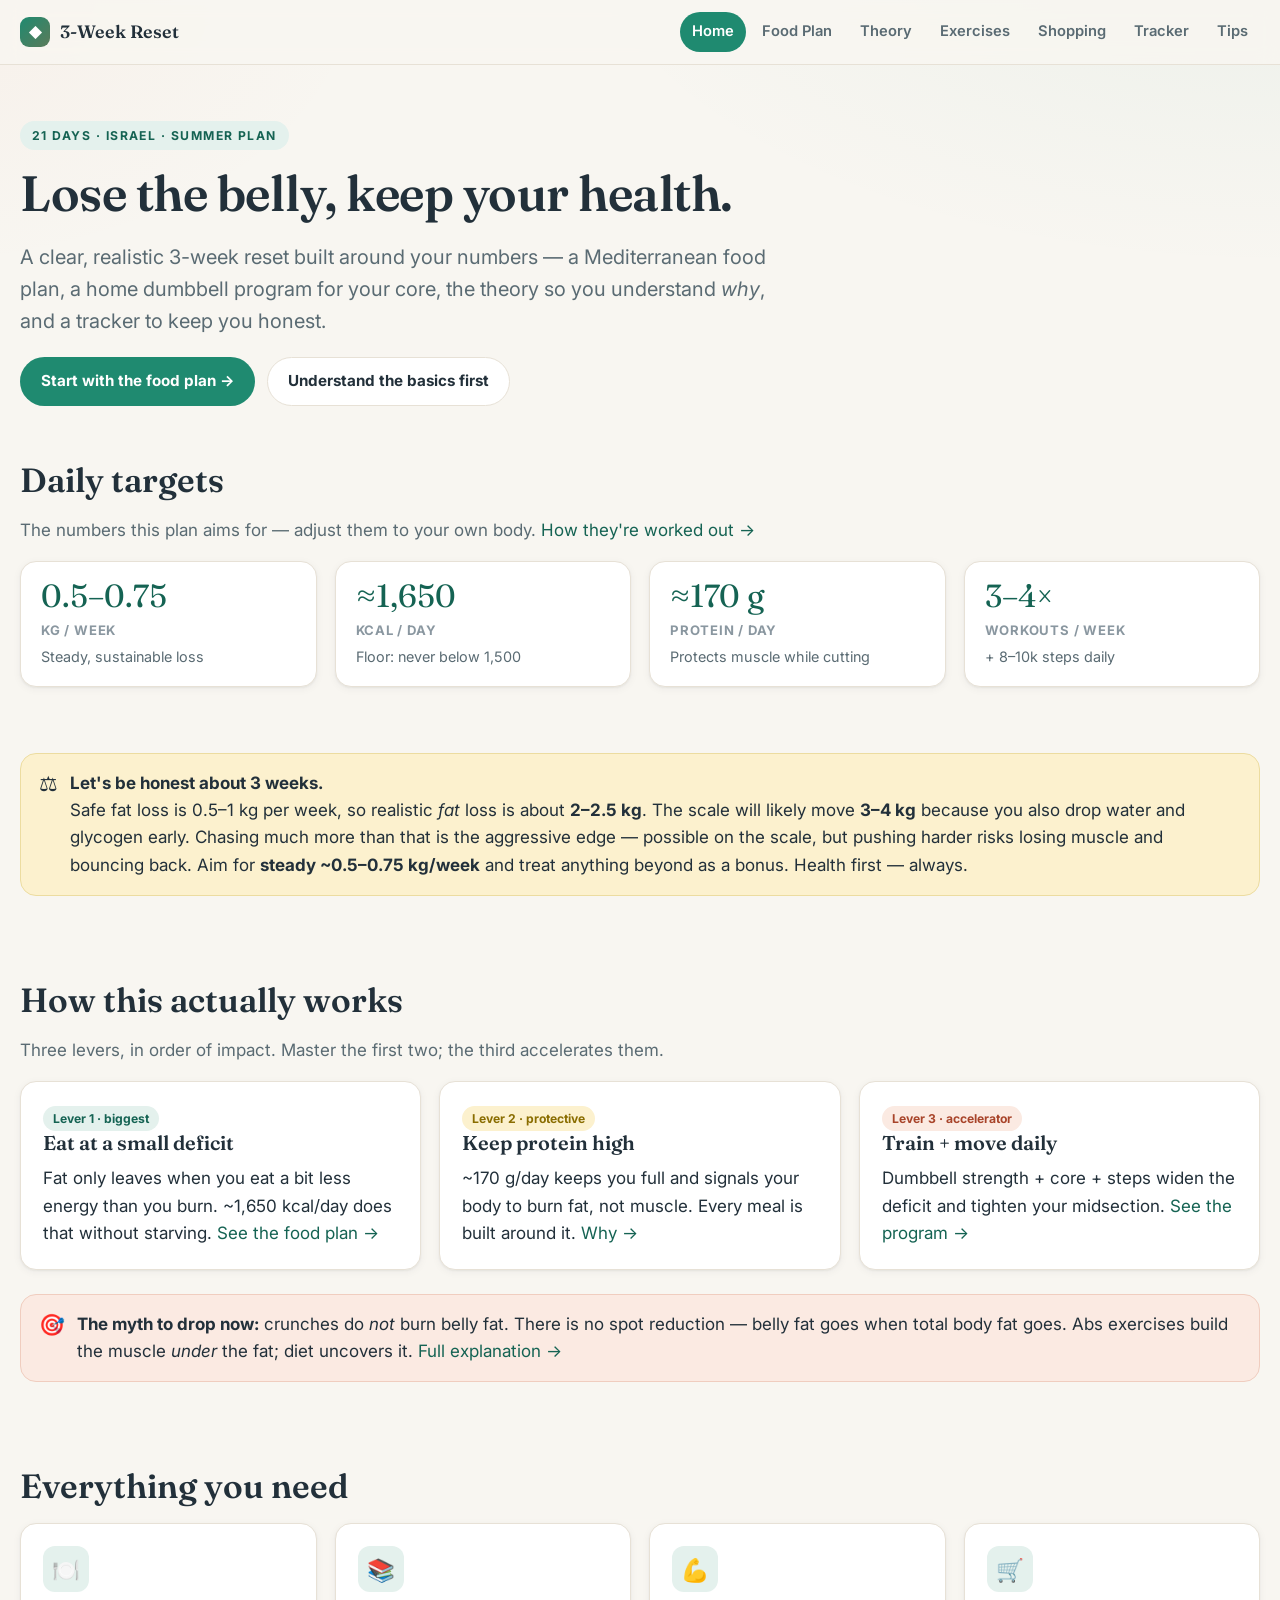
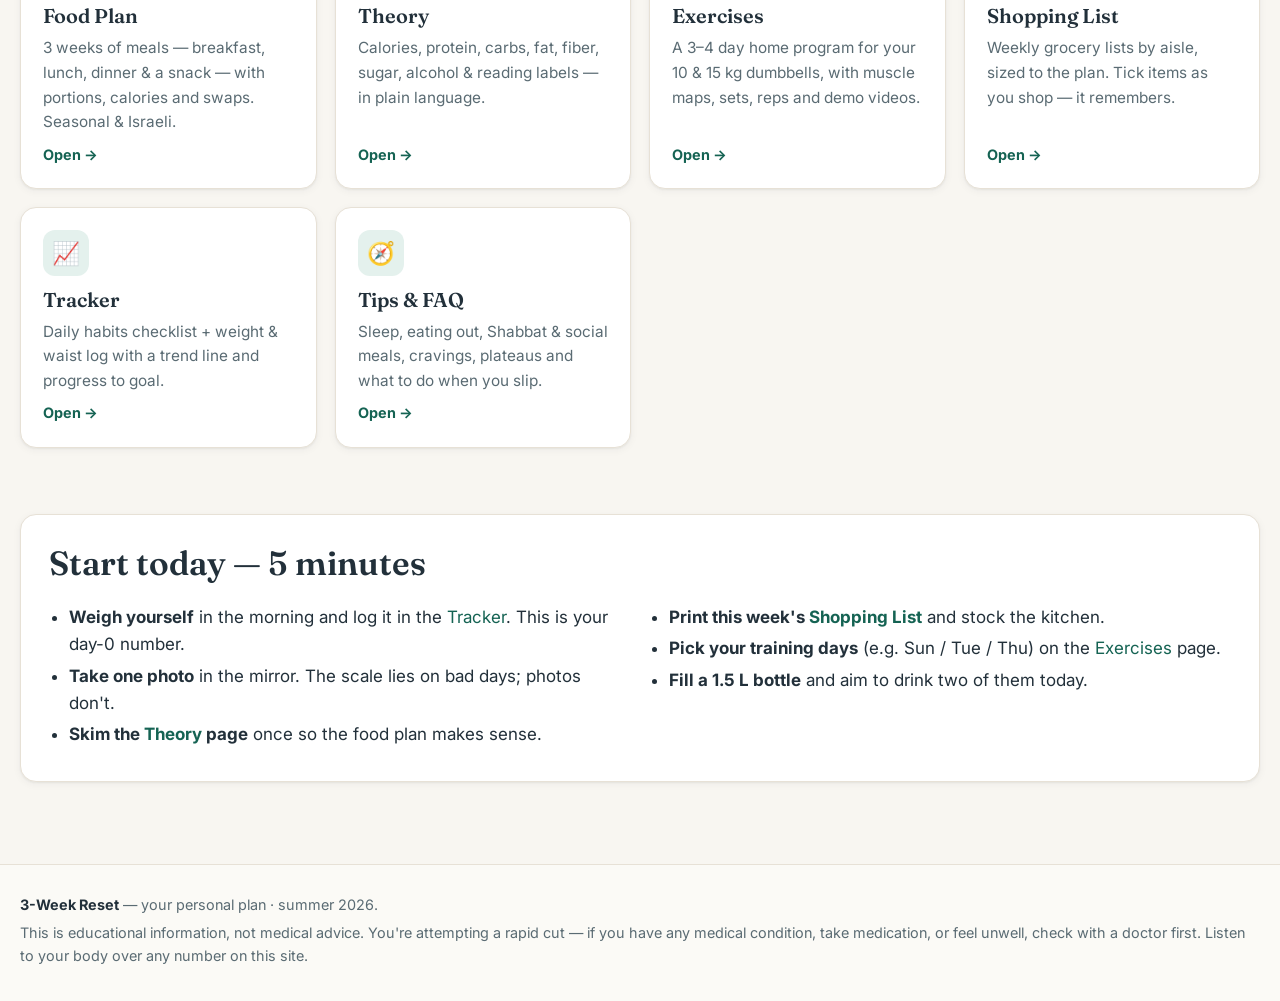
<file: index.html>
<!DOCTYPE html>
<html lang="en">
<head>
  <meta charset="UTF-8" />
  <meta name="viewport" content="width=device-width, initial-scale=1.0" />
  <title>3-Week Reset — Your Fat-Loss Plan</title>
  <meta name="description" content="A 3-week, science-based plan to lose belly fat safely: food, training, theory and tracking — built for summer in Israel." />
  <link rel="preconnect" href="https://fonts.googleapis.com" />
  <link rel="preconnect" href="https://fonts.gstatic.com" crossorigin />
  <link href="https://fonts.googleapis.com/css2?family=Fraunces:opsz,wght@9..144,500;9..144,600&family=Inter:wght@400;500;600;700&display=swap" rel="stylesheet" />
  <link rel="icon" href="assets/favicon.svg" type="image/svg+xml" />
  <link rel="stylesheet" href="assets/styles.css" />
</head>
<body>
  <!-- NAV -->
  <header class="nav">
    <div class="container nav-inner">
      <a class="brand" href="index.html"><span class="dot">◆</span> 3-Week Reset</a>
      <button class="nav-toggle" aria-label="Menu">☰</button>
      <nav class="nav-links">
        <a href="index.html">Home</a>
        <a href="food-plan.html">Food Plan</a>
        <a href="nutrition.html">Theory</a>
        <a href="exercises.html">Exercises</a>
        <a href="shopping-list.html">Shopping</a>
        <a href="tracker.html">Tracker</a>
        <a href="tips.html">Tips</a>
      </nav>
    </div>
  </header>

  <!-- HERO -->
  <section class="hero">
    <div class="container">
      <span class="eyebrow">21 days · Israel · Summer plan</span>
      <h1>Lose the belly, keep your health.</h1>
      <p class="lead">A clear, realistic 3-week reset built around your numbers — a Mediterranean food plan, a home dumbbell program for your core, the theory so you understand <em>why</em>, and a tracker to keep you honest.</p>
      <div class="btn-row mt-2">
        <a class="btn btn-primary" href="food-plan.html">Start with the food plan →</a>
        <a class="btn btn-ghost" href="nutrition.html">Understand the basics first</a>
      </div>
    </div>
  </section>

  <!-- DAILY TARGETS -->
  <section class="section-tight">
    <div class="container">
      <h2>Daily targets</h2>
      <p class="muted">The numbers this plan aims for — adjust them to your own body. <a href="nutrition.html#calories">How they're worked out →</a></p>
      <div class="grid cols-4 mt-2">
        <div class="stat"><div class="k">0.5–0.75</div><div class="l">kg / week</div><div class="s">Steady, sustainable loss</div></div>
        <div class="stat"><div class="k">≈1,650</div><div class="l">kcal / day</div><div class="s">Floor: never below 1,500</div></div>
        <div class="stat"><div class="k">≈170 g</div><div class="l">Protein / day</div><div class="s">Protects muscle while cutting</div></div>
        <div class="stat"><div class="k">3–4×</div><div class="l">Workouts / week</div><div class="s">+ 8–10k steps daily</div></div>
      </div>
    </div>
  </section>

  <!-- HONEST EXPECTATIONS -->
  <section class="section-tight">
    <div class="container">
      <div class="callout warn">
        <span class="ci">⚖️</span>
        <div>
          <strong>Let's be honest about 3 weeks.</strong>
          <p class="mb-0">Safe fat loss is 0.5–1&nbsp;kg per week, so realistic <em>fat</em> loss is about <strong>2–2.5&nbsp;kg</strong>. The scale will likely move <strong>3–4&nbsp;kg</strong> because you also drop water and glycogen early. Chasing much more than that is the aggressive edge — possible on the scale, but pushing harder risks losing muscle and bouncing back. Aim for <strong>steady ~0.5–0.75&nbsp;kg/week</strong> and treat anything beyond as a bonus. Health first — always.</p>
        </div>
      </div>
    </div>
  </section>

  <!-- HOW IT WORKS -->
  <section class="section">
    <div class="container">
      <h2>How this actually works</h2>
      <p class="muted">Three levers, in order of impact. Master the first two; the third accelerates them.</p>
      <div class="grid cols-3 mt-2">
        <div class="card">
          <span class="badge teal">Lever 1 · biggest</span>
          <h3>Eat at a small deficit</h3>
          <p class="mb-0">Fat only leaves when you eat a bit less energy than you burn. ~1,650 kcal/day does that without starving. <a href="food-plan.html">See the food plan →</a></p>
        </div>
        <div class="card">
          <span class="badge gold">Lever 2 · protective</span>
          <h3>Keep protein high</h3>
          <p class="mb-0">~170 g/day keeps you full and signals your body to burn fat, not muscle. Every meal is built around it. <a href="nutrition.html#protein">Why →</a></p>
        </div>
        <div class="card">
          <span class="badge terra">Lever 3 · accelerator</span>
          <h3>Train + move daily</h3>
          <p class="mb-0">Dumbbell strength + core + steps widen the deficit and tighten your midsection. <a href="exercises.html">See the program →</a></p>
        </div>
      </div>
      <div class="callout danger mt-3">
        <span class="ci">🎯</span>
        <div><strong>The myth to drop now:</strong> crunches do <em>not</em> burn belly fat. There is no spot reduction — belly fat goes when total body fat goes. Abs exercises build the muscle <em>under</em> the fat; diet uncovers it. <a href="exercises.html#principles">Full explanation →</a></div>
      </div>
    </div>
  </section>

  <!-- PAGE TILES -->
  <section class="section-tight">
    <div class="container">
      <h2>Everything you need</h2>
      <div class="grid auto mt-2">
        <a class="tile" href="food-plan.html">
          <span class="ico">🍽️</span><h3>Food Plan</h3>
          <p>3 weeks of meals — breakfast, lunch, dinner & a snack — with portions, calories and swaps. Seasonal & Israeli.</p>
          <span class="go">Open →</span>
        </a>
        <a class="tile" href="nutrition.html">
          <span class="ico">📚</span><h3>Theory</h3>
          <p>Calories, protein, carbs, fat, fiber, sugar, alcohol & reading labels — in plain language.</p>
          <span class="go">Open →</span>
        </a>
        <a class="tile" href="exercises.html">
          <span class="ico">💪</span><h3>Exercises</h3>
          <p>A 3–4 day home program for your 10 & 15 kg dumbbells, with muscle maps, sets, reps and demo videos.</p>
          <span class="go">Open →</span>
        </a>
        <a class="tile" href="shopping-list.html">
          <span class="ico">🛒</span><h3>Shopping List</h3>
          <p>Weekly grocery lists by aisle, sized to the plan. Tick items as you shop — it remembers.</p>
          <span class="go">Open →</span>
        </a>
        <a class="tile" href="tracker.html">
          <span class="ico">📈</span><h3>Tracker</h3>
          <p>Daily habits checklist + weight & waist log with a trend line and progress to goal.</p>
          <span class="go">Open →</span>
        </a>
        <a class="tile" href="tips.html">
          <span class="ico">🧭</span><h3>Tips & FAQ</h3>
          <p>Sleep, eating out, Shabbat & social meals, cravings, plateaus and what to do when you slip.</p>
          <span class="go">Open →</span>
        </a>
      </div>
    </div>
  </section>

  <!-- START TODAY -->
  <section class="section">
    <div class="container">
      <div class="card pad-lg">
        <h2 class="mt-0">Start today — 5 minutes</h2>
        <div class="grid cols-2">
          <ul class="mb-0">
            <li><strong>Weigh yourself</strong> in the morning and log it in the <a href="tracker.html">Tracker</a>. This is your day-0 number.</li>
            <li><strong>Take one photo</strong> in the mirror. The scale lies on bad days; photos don't.</li>
            <li><strong>Skim the <a href="nutrition.html">Theory</a> page</strong> once so the food plan makes sense.</li>
          </ul>
          <ul class="mb-0">
            <li><strong>Print this week's <a href="shopping-list.html">Shopping List</a></strong> and stock the kitchen.</li>
            <li><strong>Pick your training days</strong> (e.g. Sun / Tue / Thu) on the <a href="exercises.html">Exercises</a> page.</li>
            <li><strong>Fill a 1.5 L bottle</strong> and aim to drink two of them today.</li>
          </ul>
        </div>
      </div>
    </div>
  </section>

  <!-- FOOTER -->
  <footer class="footer">
    <div class="container">
      <p><strong>3-Week Reset</strong> — your personal plan · summer <span data-year>2026</span>.</p>
      <p>This is educational information, not medical advice. You're attempting a rapid cut — if you have any medical condition, take medication, or feel unwell, check with a doctor first. Listen to your body over any number on this site.</p>
    </div>
  </footer>

  <script src="assets/app.js"></script>
</body>
</html>
</file>
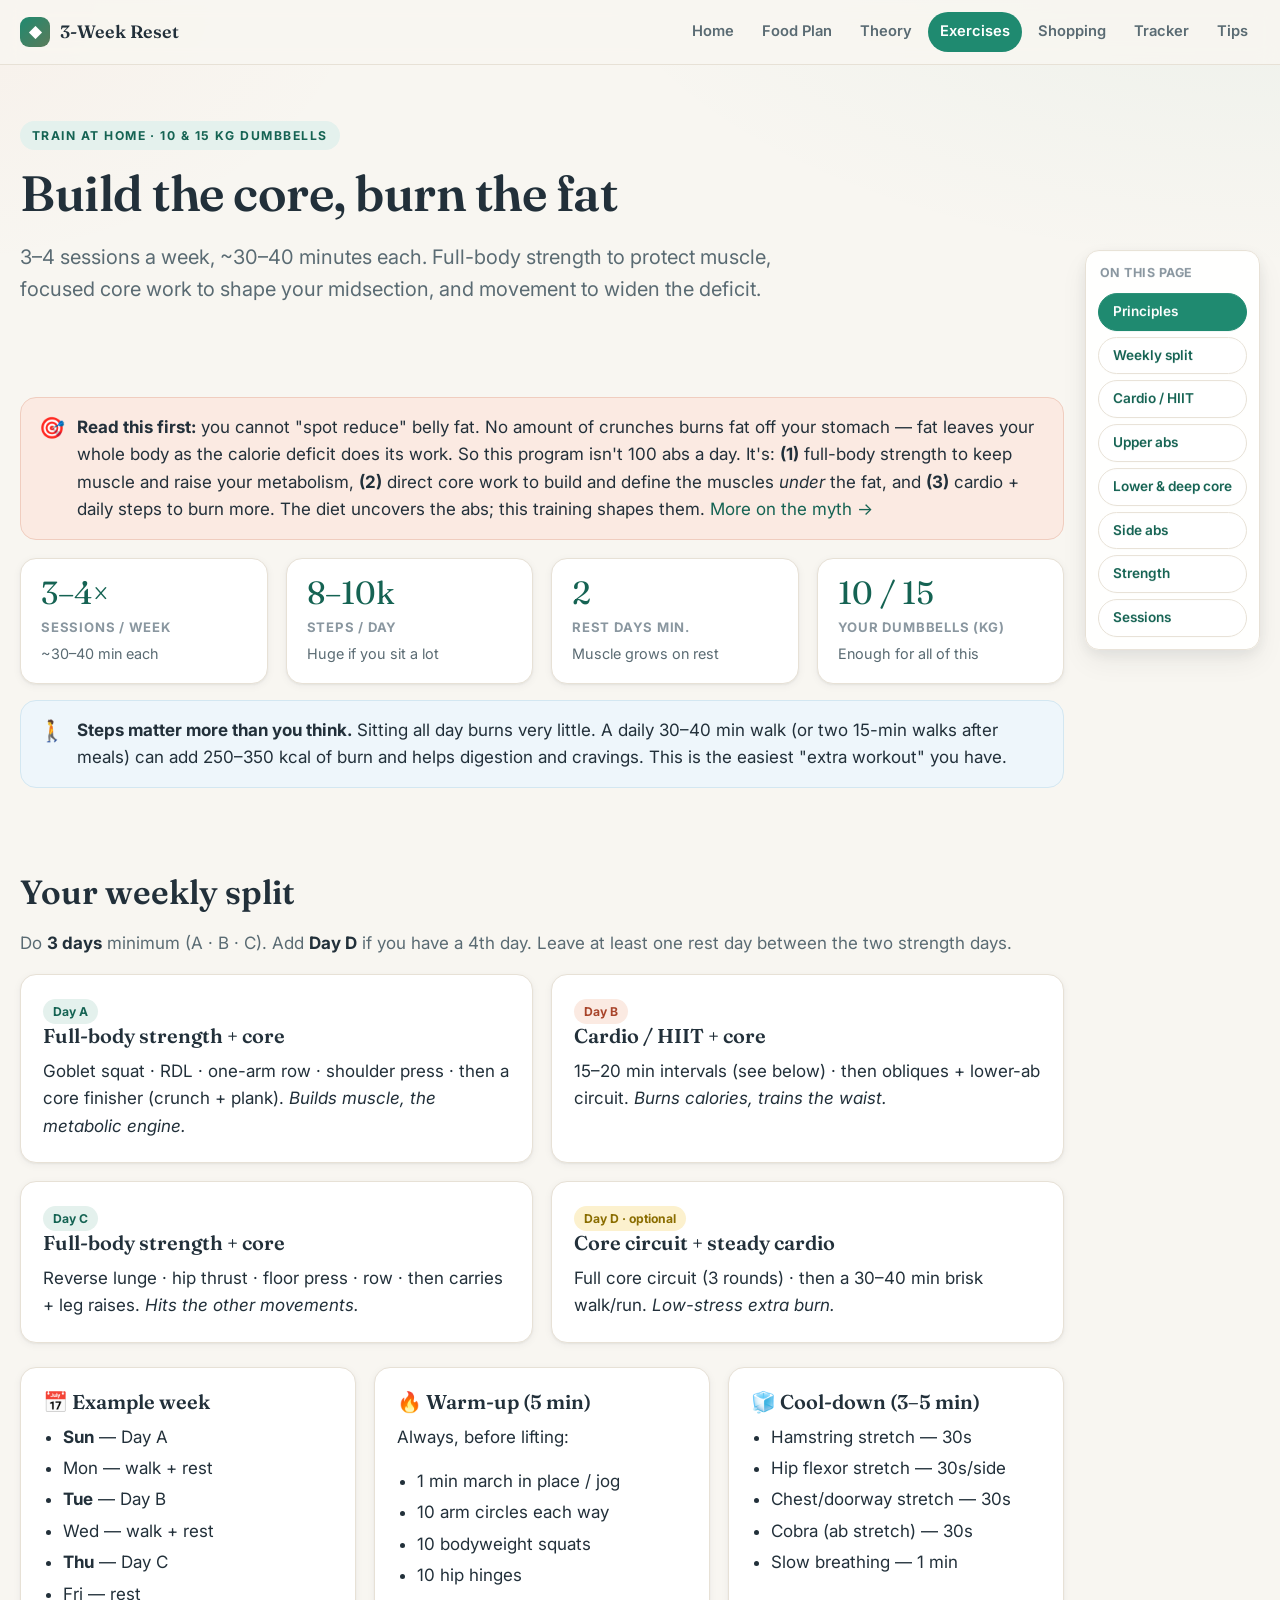
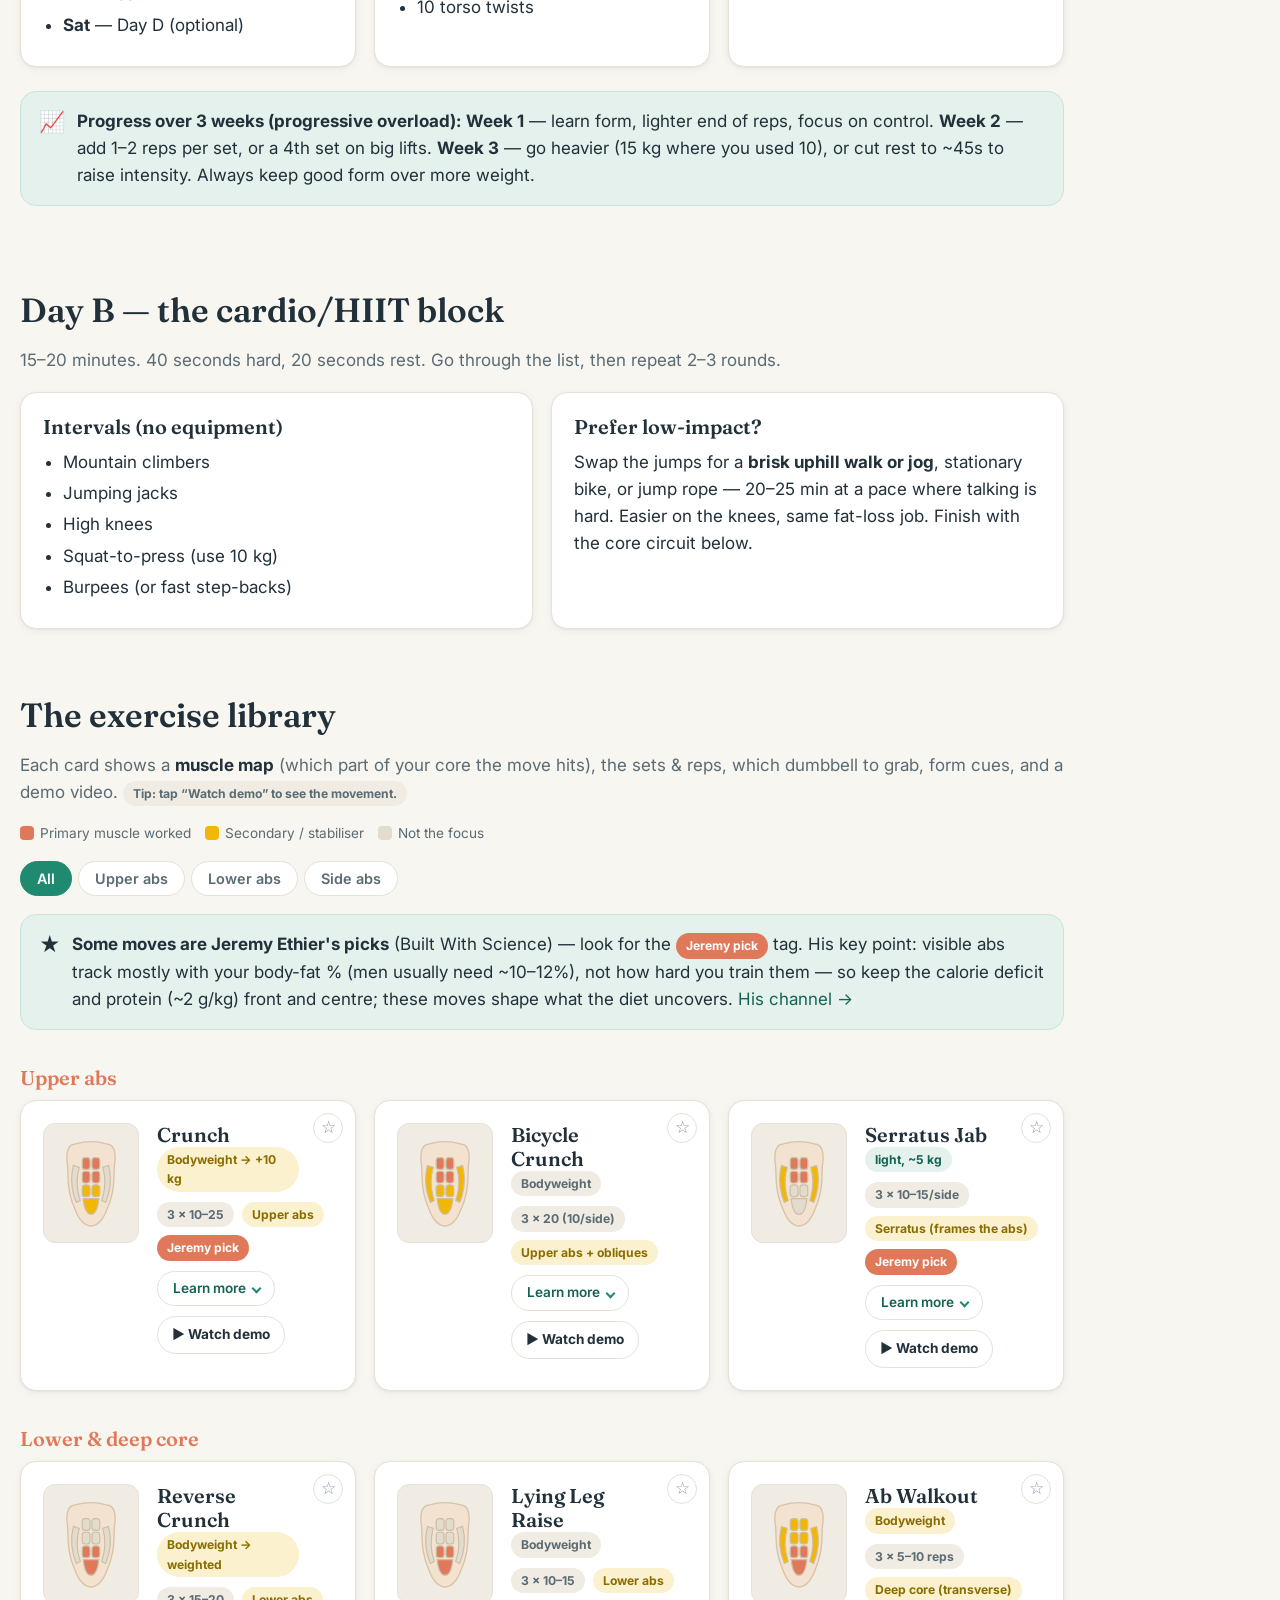
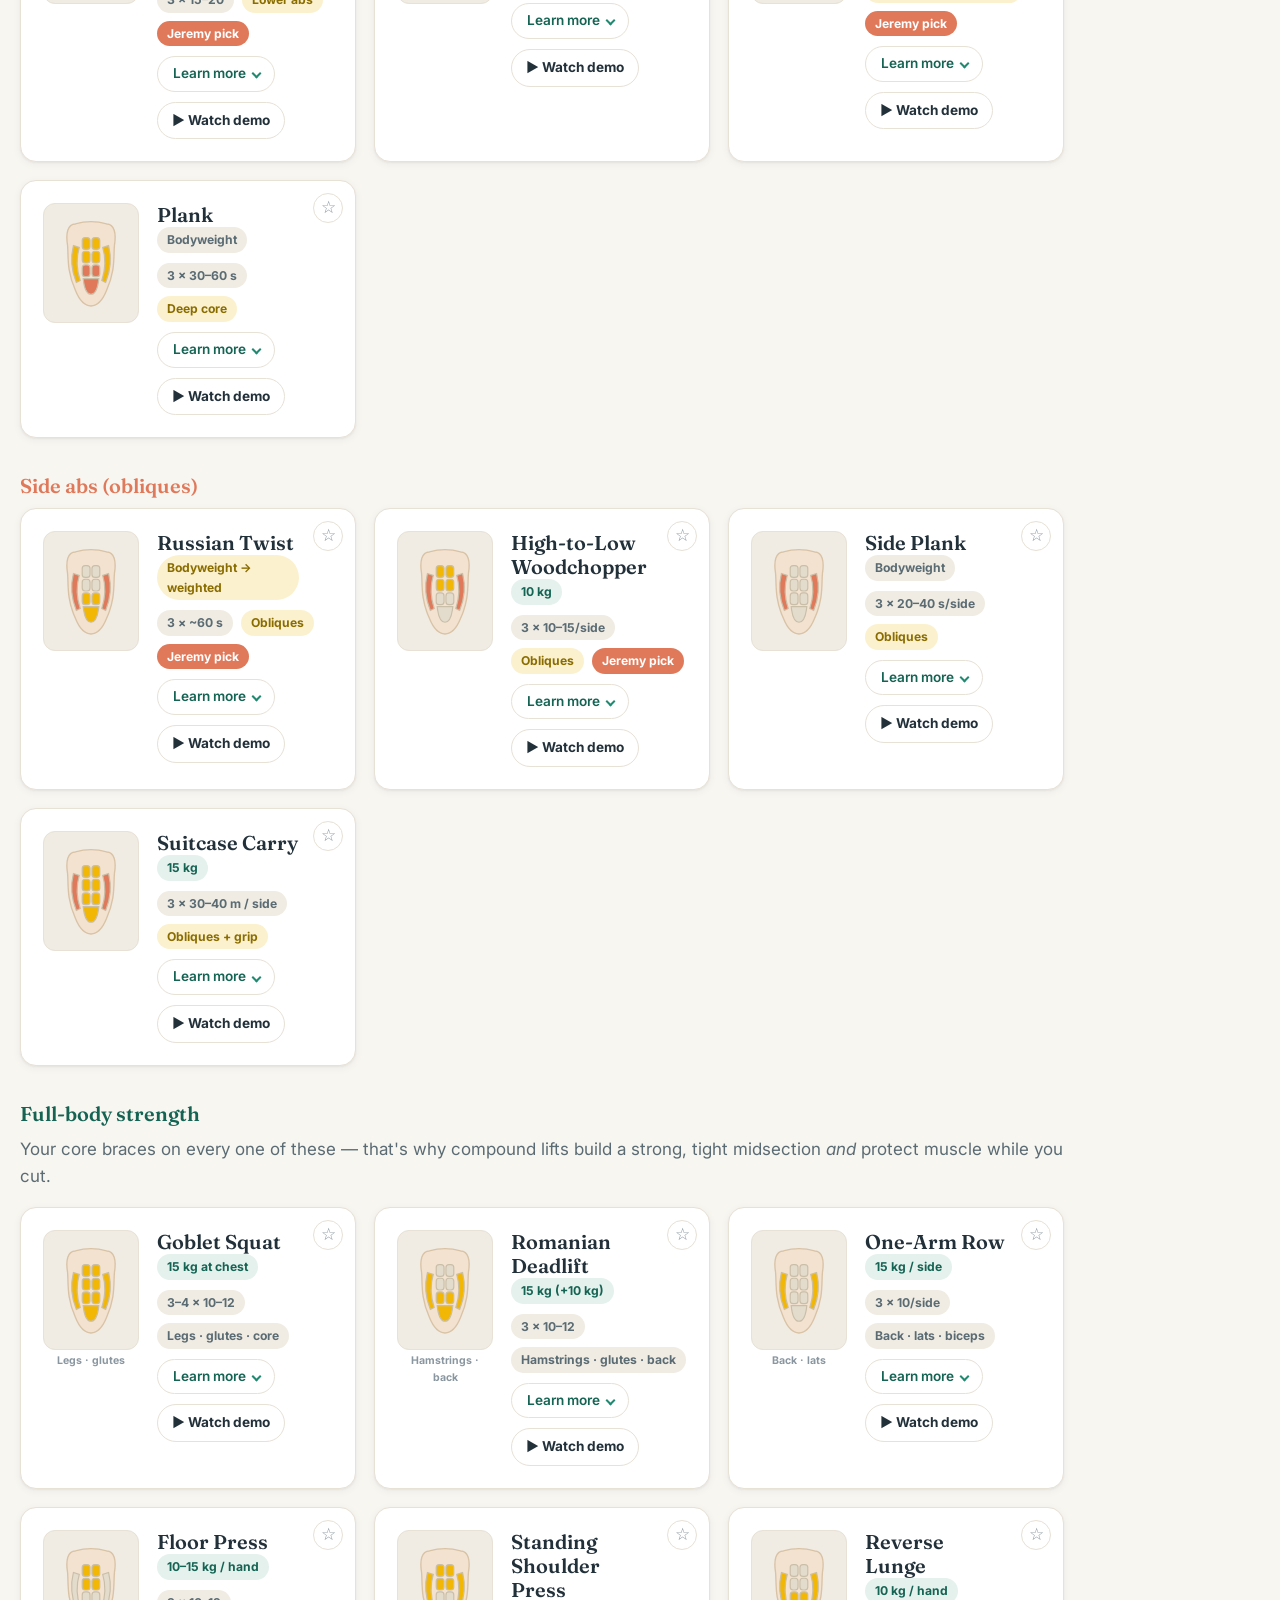
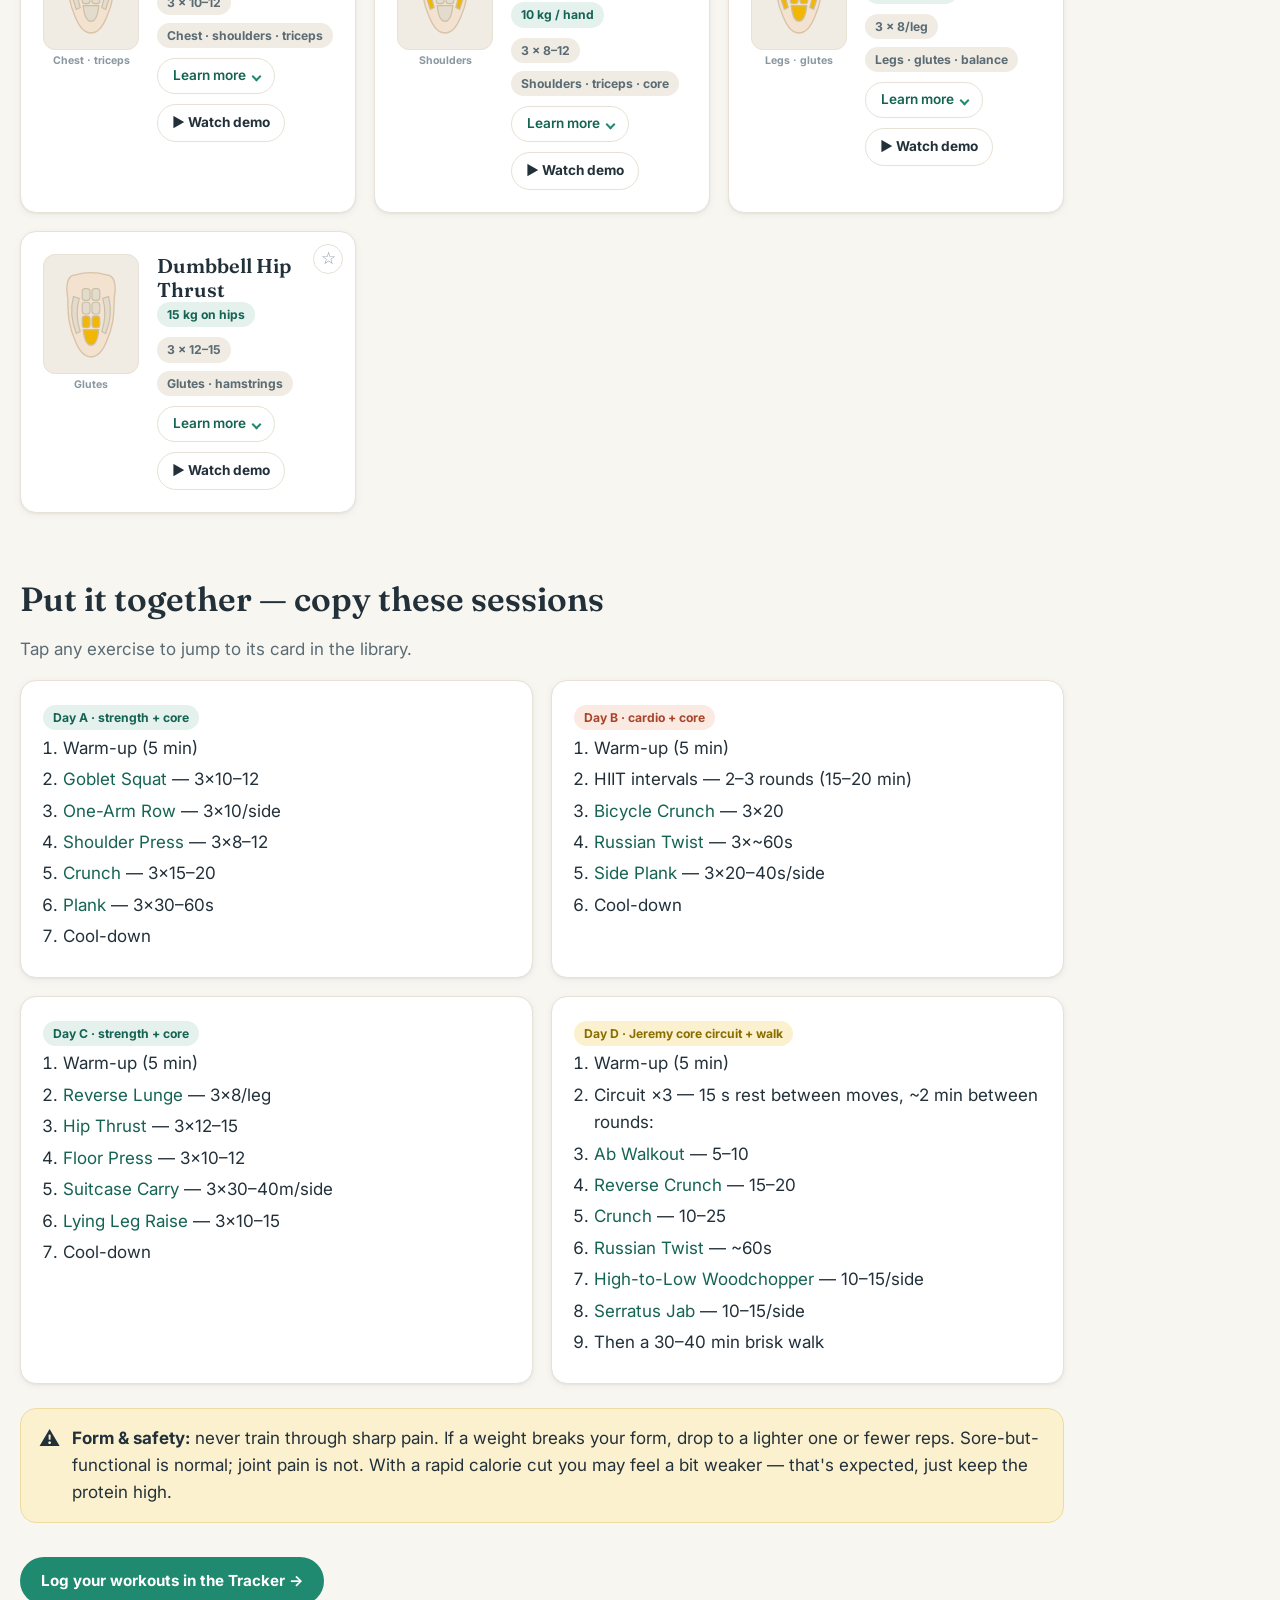
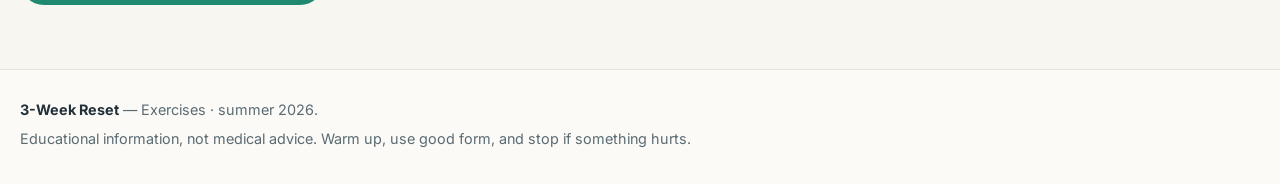
<file: exercises.html>
<!DOCTYPE html>
<html lang="en">
<head>
  <meta charset="UTF-8" />
  <meta name="viewport" content="width=device-width, initial-scale=1.0" />
  <title>Exercises — Home Dumbbell Program for Core & Fat Loss</title>
  <meta name="description" content="A 3–4 day home program with 10 & 15 kg dumbbells: full-body strength, core work and cardio, with muscle maps, sets, reps and demo videos." />
  <link rel="preconnect" href="https://fonts.googleapis.com" />
  <link rel="preconnect" href="https://fonts.gstatic.com" crossorigin />
  <link href="https://fonts.googleapis.com/css2?family=Fraunces:opsz,wght@9..144,500;9..144,600&family=Inter:wght@400;500;600;700&display=swap" rel="stylesheet" />
  <link rel="icon" href="assets/favicon.svg" type="image/svg+xml" />
  <link rel="stylesheet" href="assets/styles.css" />
</head>
<body class="has-side-nav">
  <header class="nav">
    <div class="container nav-inner">
      <a class="brand" href="index.html"><span class="dot">◆</span> 3-Week Reset</a>
      <button class="nav-toggle" aria-label="Menu">☰</button>
      <nav class="nav-links">
        <a href="index.html">Home</a>
        <a href="food-plan.html">Food Plan</a>
        <a href="nutrition.html">Theory</a>
        <a href="exercises.html">Exercises</a>
        <a href="shopping-list.html">Shopping</a>
        <a href="tracker.html">Tracker</a>
        <a href="tips.html">Tips</a>
      </nav>
    </div>
  </header>

  <!-- Sticky quick-access bar of starred exercises -->
  <div class="starred-bar no-print" id="starred-bar" hidden>
    <div class="container starred-inner">
      <span class="starred-label">★ Starred</span>
      <div class="starred-chips" id="starred-chips"></div>
    </div>
  </div>

  <section class="hero">
    <div class="container">
      <span class="eyebrow">Train at home · 10 & 15 kg dumbbells</span>
      <h1>Build the core, burn the fat</h1>
      <p class="lead">3–4 sessions a week, ~30–40 minutes each. Full-body strength to protect muscle, focused core work to shape your midsection, and movement to widen the deficit.</p>
    </div>
  </section>

  <!-- ON THIS PAGE — quick links (persistent right rail on wide screens) -->
  <section class="section-tight" id="onthispage" aria-label="On this page">
    <div class="container">
      <nav class="quicklinks">
        <span class="ql-label">On this page</span>
        <a href="#principles">Principles</a>
        <a href="#split">Weekly split</a>
        <a href="#hiit">Cardio / HIIT</a>
        <a href="#lib-upper">Upper abs</a>
        <a href="#lib-lower">Lower &amp; deep core</a>
        <a href="#lib-obliques">Side abs</a>
        <a href="#lib-strength">Strength</a>
        <a href="#sessions">Sessions</a>
      </nav>
    </div>
  </section>

  <!-- PRINCIPLES -->
  <section class="section-tight" id="principles">
    <div class="container">
      <div class="callout danger">
        <span class="ci">🎯</span>
        <div><strong>Read this first:</strong> you cannot "spot reduce" belly fat. No amount of crunches burns fat off your stomach — fat leaves your whole body as the calorie deficit does its work. So this program isn't 100 abs a day. It's: <strong>(1)</strong> full-body strength to keep muscle and raise your metabolism, <strong>(2)</strong> direct core work to build and define the muscles <em>under</em> the fat, and <strong>(3)</strong> cardio + daily steps to burn more. The diet uncovers the abs; this training shapes them. <a href="nutrition.html#myth">More on the myth →</a></div>
      </div>
      <div class="grid cols-4 mt-2">
        <div class="stat"><div class="k">3–4×</div><div class="l">Sessions / week</div><div class="s">~30–40 min each</div></div>
        <div class="stat"><div class="k">8–10k</div><div class="l">Steps / day</div><div class="s">Huge if you sit a lot</div></div>
        <div class="stat"><div class="k">2</div><div class="l">Rest days min.</div><div class="s">Muscle grows on rest</div></div>
        <div class="stat"><div class="k">10 / 15</div><div class="l">Your dumbbells (kg)</div><div class="s">Enough for all of this</div></div>
      </div>
      <div class="callout info mt-2"><span class="ci">🚶</span><div><strong>Steps matter more than you think.</strong> Sitting all day burns very little. A daily 30–40 min walk (or two 15-min walks after meals) can add 250–350 kcal of burn and helps digestion and cravings. This is the easiest "extra workout" you have.</div></div>
    </div>
  </section>

  <!-- WEEKLY SPLIT -->
  <section class="section" id="split">
    <div class="container">
      <h2>Your weekly split</h2>
      <p class="muted">Do <strong>3 days</strong> minimum (A · B · C). Add <strong>Day D</strong> if you have a 4th day. Leave at least one rest day between the two strength days.</p>
      <div class="grid cols-2 mt-2">
        <div class="card"><span class="badge teal">Day A</span><h3>Full-body strength + core</h3><p class="mb-0">Goblet squat · RDL · one-arm row · shoulder press · then a core finisher (crunch + plank). <em>Builds muscle, the metabolic engine.</em></p></div>
        <div class="card"><span class="badge terra">Day B</span><h3>Cardio / HIIT + core</h3><p class="mb-0">15–20 min intervals (see below) · then obliques + lower-ab circuit. <em>Burns calories, trains the waist.</em></p></div>
        <div class="card"><span class="badge teal">Day C</span><h3>Full-body strength + core</h3><p class="mb-0">Reverse lunge · hip thrust · floor press · row · then carries + leg raises. <em>Hits the other movements.</em></p></div>
        <div class="card"><span class="badge gold">Day D · optional</span><h3>Core circuit + steady cardio</h3><p class="mb-0">Full core circuit (3 rounds) · then a 30–40 min brisk walk/run. <em>Low-stress extra burn.</em></p></div>
      </div>

      <div class="grid cols-3 mt-3">
        <div class="card"><h3 class="mt-0">📅 Example week</h3><ul class="mb-0"><li><strong>Sun</strong> — Day A</li><li>Mon — walk + rest</li><li><strong>Tue</strong> — Day B</li><li>Wed — walk + rest</li><li><strong>Thu</strong> — Day C</li><li>Fri — rest</li><li><strong>Sat</strong> — Day D (optional)</li></ul></div>
        <div class="card"><h3 class="mt-0">🔥 Warm-up (5 min)</h3><p>Always, before lifting:</p><ul class="mb-0"><li>1 min march in place / jog</li><li>10 arm circles each way</li><li>10 bodyweight squats</li><li>10 hip hinges</li><li>10 torso twists</li></ul></div>
        <div class="card"><h3 class="mt-0">🧊 Cool-down (3–5 min)</h3><ul class="mb-0"><li>Hamstring stretch — 30s</li><li>Hip flexor stretch — 30s/side</li><li>Chest/doorway stretch — 30s</li><li>Cobra (ab stretch) — 30s</li><li>Slow breathing — 1 min</li></ul></div>
      </div>

      <div class="callout good mt-3"><span class="ci">📈</span><div><strong>Progress over 3 weeks (progressive overload):</strong> <strong>Week 1</strong> — learn form, lighter end of reps, focus on control. <strong>Week 2</strong> — add 1–2 reps per set, or a 4th set on big lifts. <strong>Week 3</strong> — go heavier (15 kg where you used 10), or cut rest to ~45s to raise intensity. Always keep good form over more weight.</div></div>
    </div>
  </section>

  <!-- HIIT -->
  <section class="section-tight" id="hiit">
    <div class="container">
      <h2>Day B — the cardio/HIIT block</h2>
      <p class="muted">15–20 minutes. 40 seconds hard, 20 seconds rest. Go through the list, then repeat 2–3 rounds.</p>
      <div class="grid cols-2">
        <div class="card"><h3 class="mt-0">Intervals (no equipment)</h3><ul class="mb-0"><li>Mountain climbers</li><li>Jumping jacks</li><li>High knees</li><li>Squat-to-press (use 10 kg)</li><li>Burpees (or fast step-backs)</li></ul></div>
        <div class="card"><h3 class="mt-0">Prefer low-impact?</h3><p class="mb-0">Swap the jumps for a <strong>brisk uphill walk or jog</strong>, stationary bike, or jump rope — 20–25 min at a pace where talking is hard. Easier on the knees, same fat-loss job. Finish with the core circuit below.</p></div>
      </div>
    </div>
  </section>

  <!-- MUSCLE MAP LEGEND -->
  <section class="section" id="library">
    <div class="container">
      <h2>The exercise library</h2>
      <p class="muted">Each card shows a <strong>muscle map</strong> (which part of your core the move hits), the sets &amp; reps, which dumbbell to grab, form cues, and a demo video. <span class="badge">Tip: tap “Watch demo” to see the movement.</span></p>
      <div class="legend mt-1">
        <span><i style="background:#E0795A"></i>Primary muscle worked</span>
        <span><i style="background:#F2B705"></i>Secondary / stabiliser</span>
        <span><i style="background:#E3DCCD"></i>Not the focus</span>
      </div>

      <div class="ex-filters" id="ex-filters" role="group" aria-label="Quick filter by core area">
        <button class="ex-filter active" type="button" data-filter="all">All</button>
        <button class="ex-filter" type="button" data-filter="upper">Upper abs</button>
        <button class="ex-filter" type="button" data-filter="lower">Lower abs</button>
        <button class="ex-filter" type="button" data-filter="obliques">Side abs</button>
      </div>

      <div class="callout good"><span class="ci">★</span><div><strong>Some moves are Jeremy Ethier's picks</strong> (Built With Science) — look for the <span class="badge jeremy">Jeremy pick</span> tag. His key point: visible abs track mostly with your body-fat % (men usually need ~10–12%), not how hard you train them — so keep the calorie deficit and protein (~2 g/kg) front and centre; these moves shape what the diet uncovers. <a href="https://www.youtube.com/@JeremyEthier" target="_blank" rel="noopener">His channel →</a></div></div>

      <!-- UPPER ABS -->
      <div class="ex-block" id="lib-upper">
      <h3 class="mt-4" style="color:var(--terracotta)">Upper abs</h3>
      <div class="grid ex-grid mt-1">

        <!-- Crunch (Jeremy) -->
        <div class="card ex-card" id="ex-crunch">
          <div class="muscle-thumb" data-primary="upper" data-secondary="lower"></div>
          <div class="ex-body">
            <div class="flex between items-center wrap"><h3 class="mt-0 mb-0">Crunch</h3><span class="badge gold">Bodyweight → +10 kg</span></div>
            <div class="ex-meta"><span class="badge">3 × 10–25</span><span class="badge gold">Upper abs</span><span class="badge jeremy">Jeremy pick</span></div>
            <details class="cue-details"><summary>Learn more</summary><div class="cue-body"><ul class="cue"><li>Knees bent (a rolled towel under the lower back helps). Flex the spine to lift the shoulder blades — no neck pulling, no momentum.</li><li>Pause and squeeze at the top, lower under control.</li><li>Progress by holding a dumbbell on your chest.</li></ul></div></details>
            <a class="btn btn-ghost btn-sm" target="_blank" rel="noopener" href="https://www.youtube.com/results?search_query=jeremy+ethier+crunch+form">▶ Watch demo</a>
          </div>
        </div>

        <!-- Bicycle Crunch -->
        <div class="card ex-card" id="ex-bicycle-crunch">
          <div class="muscle-thumb" data-primary="upper" data-secondary="obliques lower"></div>
          <div class="ex-body">
            <div class="flex between items-center wrap"><h3 class="mt-0 mb-0">Bicycle Crunch</h3><span class="badge">Bodyweight</span></div>
            <div class="ex-meta"><span class="badge">3 × 20 (10/side)</span><span class="badge gold">Upper abs + obliques</span></div>
            <details class="cue-details"><summary>Learn more</summary><div class="cue-body"><ul class="cue"><li>Opposite elbow toward opposite knee; extend the other leg.</li><li>Rotate from the ribs, slow and controlled — not fast and floppy.</li><li>Keep your lower back pressed down. Top-ranked move for overall rectus activation.</li></ul></div></details>
            <a class="btn btn-ghost btn-sm" target="_blank" rel="noopener" href="https://www.youtube.com/results?search_query=bicycle+crunch+form">▶ Watch demo</a>
          </div>
        </div>

        <!-- Serratus Jab (Jeremy) -->
        <div class="card ex-card" id="ex-serratus-jab">
          <div class="muscle-thumb" data-primary="upper" data-secondary="obliques"></div>
          <div class="ex-body">
            <div class="flex between items-center wrap"><h3 class="mt-0 mb-0">Serratus Jab</h3><span class="badge teal">light, ~5 kg</span></div>
            <div class="ex-meta"><span class="badge">3 × 10–15/side</span><span class="badge gold">Serratus (frames the abs)</span><span class="badge jeremy">Jeremy pick</span></div>
            <details class="cue-details"><summary>Learn more</summary><div class="cue-body"><ul class="cue"><li>Lying on your back (or standing), "jab"/punch a light dumbbell straight up &amp; forward, letting the shoulder blade reach around the ribs.</li><li>Hits the serratus anterior — the finger-like muscle that frames and pops the upper abs.</li><li>Keep it light and reach fully at the top of each jab.</li></ul></div></details>
            <a class="btn btn-ghost btn-sm" target="_blank" rel="noopener" href="https://www.youtube.com/results?search_query=jeremy+ethier+serratus+anterior+exercise">▶ Watch demo</a>
          </div>
        </div>
      </div>
      </div><!-- /ex-block upper -->

      <!-- LOWER & DEEP CORE -->
      <div class="ex-block" id="lib-lower">
      <h3 class="mt-4" style="color:var(--terracotta)">Lower &amp; deep core</h3>
      <div class="grid ex-grid mt-1">

        <!-- Reverse Crunch (Jeremy) -->
        <div class="card ex-card" id="ex-reverse-crunch">
          <div class="muscle-thumb" data-primary="lower" data-secondary=""></div>
          <div class="ex-body">
            <div class="flex between items-center wrap"><h3 class="mt-0 mb-0">Reverse Crunch</h3><span class="badge gold">Bodyweight → weighted</span></div>
            <div class="ex-meta"><span class="badge">3 × 15–20</span><span class="badge gold">Lower abs</span><span class="badge jeremy">Jeremy pick</span></div>
            <details class="cue-details"><summary>Learn more</summary><div class="cue-body"><ul class="cue"><li>On your back, knees bent at 90°. Curl your <em>pelvis</em> up toward your belly button — lift the hips, don't just swing the legs.</li><li>Lower slowly; keep your lower back flat to the floor.</li><li>A "bottom-up" move — Ethier's top pick for the lower abs. Progress: do it on a decline or hold a light weight between the feet.</li></ul></div></details>
            <a class="btn btn-ghost btn-sm" target="_blank" rel="noopener" href="https://www.youtube.com/results?search_query=jeremy+ethier+reverse+crunch">▶ Watch demo</a>
          </div>
        </div>

        <!-- Lying Leg Raise -->
        <div class="card ex-card" id="ex-lying-leg-raise">
          <div class="muscle-thumb" data-primary="lower" data-secondary=""></div>
          <div class="ex-body">
            <div class="flex between items-center wrap"><h3 class="mt-0 mb-0">Lying Leg Raise</h3><span class="badge">Bodyweight</span></div>
            <div class="ex-meta"><span class="badge">3 × 10–15</span><span class="badge gold">Lower abs</span></div>
            <details class="cue-details"><summary>Learn more</summary><div class="cue-body"><ul class="cue"><li>Lie flat, hands under your lower back. Raise straight legs to vertical.</li><li>Lower slowly; stop before your back arches off the floor.</li><li>Too hard? Bend the knees. Too easy? Pause 2s at the bottom.</li></ul></div></details>
            <a class="btn btn-ghost btn-sm" target="_blank" rel="noopener" href="https://www.youtube.com/results?search_query=lying+leg+raise+form">▶ Watch demo</a>
          </div>
        </div>

        <!-- Ab Walkout (Jeremy) -->
        <div class="card ex-card" id="ex-ab-walkout">
          <div class="muscle-thumb" data-primary="lower" data-secondary="upper obliques"></div>
          <div class="ex-body">
            <div class="flex between items-center wrap"><h3 class="mt-0 mb-0">Ab Walkout</h3><span class="badge gold">Bodyweight</span></div>
            <div class="ex-meta"><span class="badge">3 × 5–10 reps</span><span class="badge gold">Deep core (transverse)</span><span class="badge jeremy">Jeremy pick</span></div>
            <details class="cue-details"><summary>Learn more</summary><div class="cue-body"><ul class="cue"><li>On all fours, brace your core and tuck the pelvis. Slowly walk your hands forward as far as you can <em>without your lower back arching</em>, then walk back.</li><li>Trains the deep transverse abdominis — the stabiliser that flattens the waist.</li><li>Stop at the furthest point you can still keep a flat back.</li></ul></div></details>
            <a class="btn btn-ghost btn-sm" target="_blank" rel="noopener" href="https://www.youtube.com/results?search_query=jeremy+ethier+ab+walkout">▶ Watch demo</a>
          </div>
        </div>

        <!-- Plank -->
        <div class="card ex-card" id="ex-plank">
          <div class="muscle-thumb" data-primary="lower" data-secondary="upper obliques"></div>
          <div class="ex-body">
            <div class="flex between items-center wrap"><h3 class="mt-0 mb-0">Plank</h3><span class="badge">Bodyweight</span></div>
            <div class="ex-meta"><span class="badge">3 × 30–60 s</span><span class="badge gold">Deep core</span></div>
            <details class="cue-details"><summary>Learn more</summary><div class="cue-body"><ul class="cue"><li>Forearms down, body in one straight line — no sagging hips, no peak.</li><li>Squeeze glutes and brace abs as if about to be punched.</li><li>Progress by adding 10s each week.</li></ul></div></details>
            <a class="btn btn-ghost btn-sm" target="_blank" rel="noopener" href="https://www.youtube.com/results?search_query=plank+proper+form">▶ Watch demo</a>
          </div>
        </div>
      </div>
      </div><!-- /ex-block lower -->

      <!-- SIDE ABS / OBLIQUES -->
      <div class="ex-block" id="lib-obliques">
      <h3 class="mt-4" style="color:var(--terracotta)">Side abs (obliques)</h3>
      <div class="grid ex-grid mt-1">

        <!-- Russian Twist (Jeremy) -->
        <div class="card ex-card" id="ex-russian-twist">
          <div class="muscle-thumb" data-primary="obliques" data-secondary="lower"></div>
          <div class="ex-body">
            <div class="flex between items-center wrap"><h3 class="mt-0 mb-0">Russian Twist</h3><span class="badge gold">Bodyweight → weighted</span></div>
            <div class="ex-meta"><span class="badge">3 × ~60 s</span><span class="badge gold">Obliques</span><span class="badge jeremy">Jeremy pick</span></div>
            <details class="cue-details"><summary>Learn more</summary><div class="cue-body"><ul class="cue"><li>Sit leaning back ~45°, knees bent. Rotate the <em>torso</em> (not just the arms) and tap the floor each side.</li><li>Align your shoulders with your legs as you turn; keep the chest tall.</li><li>Hold a dumbbell to add resistance once the bodyweight version is easy.</li></ul></div></details>
            <a class="btn btn-ghost btn-sm" target="_blank" rel="noopener" href="https://www.youtube.com/results?search_query=jeremy+ethier+russian+twist">▶ Watch demo</a>
          </div>
        </div>

        <!-- High-to-Low Woodchopper (Jeremy) -->
        <div class="card ex-card" id="ex-high-to-low-woodchopper">
          <div class="muscle-thumb" data-primary="obliques" data-secondary="upper"></div>
          <div class="ex-body">
            <div class="flex between items-center wrap"><h3 class="mt-0 mb-0">High-to-Low Woodchopper</h3><span class="badge teal">10 kg</span></div>
            <div class="ex-meta"><span class="badge">3 × 10–15/side</span><span class="badge gold">Obliques</span><span class="badge jeremy">Jeremy pick</span></div>
            <details class="cue-details"><summary>Learn more</summary><div class="cue-body"><ul class="cue"><li>Hold a dumbbell in both hands; pull it diagonally from high overhead down across to the opposite hip.</li><li>Pivot the back foot and rotate through the trunk — control it back up.</li><li>Loads the obliques directly along the line their fibres run.</li></ul></div></details>
            <a class="btn btn-ghost btn-sm" target="_blank" rel="noopener" href="https://www.youtube.com/results?search_query=jeremy+ethier+woodchopper">▶ Watch demo</a>
          </div>
        </div>

        <!-- Side Plank -->
        <div class="card ex-card" id="ex-side-plank">
          <div class="muscle-thumb" data-primary="obliques" data-secondary=""></div>
          <div class="ex-body">
            <div class="flex between items-center wrap"><h3 class="mt-0 mb-0">Side Plank</h3><span class="badge">Bodyweight</span></div>
            <div class="ex-meta"><span class="badge">3 × 20–40 s/side</span><span class="badge gold">Obliques</span></div>
            <details class="cue-details"><summary>Learn more</summary><div class="cue-body"><ul class="cue"><li>Elbow under shoulder, hips stacked and lifted high.</li><li>Straight line head to feet; don't let the hip drop.</li><li>Easier: drop the bottom knee to the floor.</li></ul></div></details>
            <a class="btn btn-ghost btn-sm" target="_blank" rel="noopener" href="https://www.youtube.com/results?search_query=side+plank+form">▶ Watch demo</a>
          </div>
        </div>

        <!-- Suitcase Carry -->
        <div class="card ex-card" id="ex-suitcase-carry">
          <div class="muscle-thumb" data-primary="obliques" data-secondary="upper lower"></div>
          <div class="ex-body">
            <div class="flex between items-center wrap"><h3 class="mt-0 mb-0">Suitcase Carry</h3><span class="badge teal">15 kg</span></div>
            <div class="ex-meta"><span class="badge">3 × 30–40 m / side</span><span class="badge gold">Obliques + grip</span></div>
            <details class="cue-details"><summary>Learn more</summary><div class="cue-body"><ul class="cue"><li>Hold the weight in one hand and walk tall — resist leaning toward it.</li><li>Brace your core hard; shoulders level. Switch sides each round.</li><li>No room? March in place 30s/side instead.</li></ul></div></details>
            <a class="btn btn-ghost btn-sm" target="_blank" rel="noopener" href="https://www.youtube.com/results?search_query=suitcase+carry+exercise">▶ Watch demo</a>
          </div>
        </div>
      </div>
      </div><!-- /ex-block obliques -->

      <!-- STRENGTH BLOCK -->
      <div class="ex-block" id="lib-strength">
      <h3 class="mt-4" style="color:var(--teal-dark)">Full-body strength</h3>
      <p class="muted">Your core braces on every one of these — that's why compound lifts build a strong, tight midsection <em>and</em> protect muscle while you cut.</p>
      <div class="grid ex-grid mt-1">

        <!-- Goblet Squat -->
        <div class="card ex-card" id="ex-goblet-squat">
          <div class="muscle-thumb" data-primary="" data-secondary="upper lower obliques" data-label="Legs · glutes"></div>
          <div class="ex-body">
            <div class="flex between items-center wrap"><h3 class="mt-0 mb-0">Goblet Squat</h3><span class="badge teal">15 kg at chest</span></div>
            <div class="ex-meta"><span class="badge">3–4 × 10–12</span><span class="badge">Legs · glutes · core</span></div>
            <details class="cue-details"><summary>Learn more</summary><div class="cue-body"><ul class="cue"><li>Hold the dumbbell vertically at your chest. Sit down between your hips.</li><li>Knees track over toes; chest up; go to thighs-parallel or lower.</li><li>Drive through the heels to stand.</li></ul></div></details>
            <a class="btn btn-ghost btn-sm" target="_blank" rel="noopener" href="https://www.youtube.com/results?search_query=goblet+squat+form">▶ Watch demo</a>
          </div>
        </div>

        <!-- RDL -->
        <div class="card ex-card" id="ex-romanian-deadlift">
          <div class="muscle-thumb" data-primary="" data-secondary="lower obliques" data-label="Hamstrings · back"></div>
          <div class="ex-body">
            <div class="flex between items-center wrap"><h3 class="mt-0 mb-0">Romanian Deadlift</h3><span class="badge teal">15 kg (+10 kg)</span></div>
            <div class="ex-meta"><span class="badge">3 × 10–12</span><span class="badge">Hamstrings · glutes · back</span></div>
            <details class="cue-details"><summary>Learn more</summary><div class="cue-body"><ul class="cue"><li>Soft knees; push hips <em>back</em>, dumbbells sliding down your thighs.</li><li>Feel a stretch in the hamstrings, then squeeze glutes to stand.</li><li>Flat back the whole way — never round.</li></ul></div></details>
            <a class="btn btn-ghost btn-sm" target="_blank" rel="noopener" href="https://www.youtube.com/results?search_query=dumbbell+romanian+deadlift+form">▶ Watch demo</a>
          </div>
        </div>

        <!-- One-arm Row -->
        <div class="card ex-card" id="ex-one-arm-row">
          <div class="muscle-thumb" data-primary="" data-secondary="obliques" data-label="Back · lats"></div>
          <div class="ex-body">
            <div class="flex between items-center wrap"><h3 class="mt-0 mb-0">One-Arm Row</h3><span class="badge teal">15 kg / side</span></div>
            <div class="ex-meta"><span class="badge">3 × 10/side</span><span class="badge">Back · lats · biceps</span></div>
            <details class="cue-details"><summary>Learn more</summary><div class="cue-body"><ul class="cue"><li>Hand & knee on a chair/bed, flat back. Pull the dumbbell to your hip.</li><li>Lead with the elbow; squeeze the shoulder blade.</li><li>Don't twist your torso to heave it up.</li></ul></div></details>
            <a class="btn btn-ghost btn-sm" target="_blank" rel="noopener" href="https://www.youtube.com/results?search_query=one+arm+dumbbell+row+form">▶ Watch demo</a>
          </div>
        </div>

        <!-- Floor Press -->
        <div class="card ex-card" id="ex-floor-press">
          <div class="muscle-thumb" data-primary="" data-secondary="upper" data-label="Chest · triceps"></div>
          <div class="ex-body">
            <div class="flex between items-center wrap"><h3 class="mt-0 mb-0">Floor Press</h3><span class="badge teal">10–15 kg / hand</span></div>
            <div class="ex-meta"><span class="badge">3 × 10–12</span><span class="badge">Chest · shoulders · triceps</span></div>
            <details class="cue-details"><summary>Learn more</summary><div class="cue-body"><ul class="cue"><li>Lie on the floor, dumbbells over chest. Lower until elbows lightly touch down.</li><li>Press back up under control. Floor protects your shoulders.</li><li>One dumbbell? Do it single-arm, 3 × 10/side.</li></ul></div></details>
            <a class="btn btn-ghost btn-sm" target="_blank" rel="noopener" href="https://www.youtube.com/results?search_query=dumbbell+floor+press+form">▶ Watch demo</a>
          </div>
        </div>

        <!-- Shoulder Press -->
        <div class="card ex-card" id="ex-standing-shoulder-press">
          <div class="muscle-thumb" data-primary="" data-secondary="upper obliques" data-label="Shoulders"></div>
          <div class="ex-body">
            <div class="flex between items-center wrap"><h3 class="mt-0 mb-0">Standing Shoulder Press</h3><span class="badge teal">10 kg / hand</span></div>
            <div class="ex-meta"><span class="badge">3 × 8–12</span><span class="badge">Shoulders · triceps · core</span></div>
            <details class="cue-details"><summary>Learn more</summary><div class="cue-body"><ul class="cue"><li>Dumbbells at shoulders; press overhead without arching your back.</li><li>Brace your abs hard — standing presses are a sneaky core move.</li><li>Lower with control to ear height.</li></ul></div></details>
            <a class="btn btn-ghost btn-sm" target="_blank" rel="noopener" href="https://www.youtube.com/results?search_query=standing+dumbbell+shoulder+press+form">▶ Watch demo</a>
          </div>
        </div>

        <!-- Reverse Lunge -->
        <div class="card ex-card" id="ex-reverse-lunge">
          <div class="muscle-thumb" data-primary="" data-secondary="obliques lower" data-label="Legs · glutes"></div>
          <div class="ex-body">
            <div class="flex between items-center wrap"><h3 class="mt-0 mb-0">Reverse Lunge</h3><span class="badge teal">10 kg / hand</span></div>
            <div class="ex-meta"><span class="badge">3 × 8/leg</span><span class="badge">Legs · glutes · balance</span></div>
            <details class="cue-details"><summary>Learn more</summary><div class="cue-body"><ul class="cue"><li>Step <em>back</em>, drop the back knee toward the floor, front shin vertical.</li><li>Push through the front heel to return. Easier on the knees than forward lunges.</li><li>Keep your torso tall and core braced.</li></ul></div></details>
            <a class="btn btn-ghost btn-sm" target="_blank" rel="noopener" href="https://www.youtube.com/results?search_query=dumbbell+reverse+lunge+form">▶ Watch demo</a>
          </div>
        </div>

        <!-- Hip Thrust -->
        <div class="card ex-card" id="ex-dumbbell-hip-thrust">
          <div class="muscle-thumb" data-primary="" data-secondary="lower" data-label="Glutes"></div>
          <div class="ex-body">
            <div class="flex between items-center wrap"><h3 class="mt-0 mb-0">Dumbbell Hip Thrust</h3><span class="badge teal">15 kg on hips</span></div>
            <div class="ex-meta"><span class="badge">3 × 12–15</span><span class="badge">Glutes · hamstrings</span></div>
            <details class="cue-details"><summary>Learn more</summary><div class="cue-body"><ul class="cue"><li>Upper back on a couch/bed edge, dumbbell across the hips.</li><li>Drive hips up to a straight line; squeeze glutes hard at the top.</li><li>Strong glutes improve posture and pull in your lower belly.</li></ul></div></details>
            <a class="btn btn-ghost btn-sm" target="_blank" rel="noopener" href="https://www.youtube.com/results?search_query=dumbbell+hip+thrust+form">▶ Watch demo</a>
          </div>
        </div>
      </div>
      </div><!-- /ex-block strength -->
    </div>
  </section>

  <!-- SESSION TEMPLATES -->
  <section class="section-tight" id="sessions">
    <div class="container">
      <h2>Put it together — copy these sessions</h2>
      <p class="muted">Tap any exercise to jump to its card in the library.</p>
      <div class="grid cols-2">
        <div class="card"><span class="badge teal">Day A · strength + core</span><ol class="mb-0"><li>Warm-up (5 min)</li><li><a href="#ex-goblet-squat" data-goto="goblet-squat">Goblet Squat</a> — 3×10–12</li><li><a href="#ex-one-arm-row" data-goto="one-arm-row">One-Arm Row</a> — 3×10/side</li><li><a href="#ex-standing-shoulder-press" data-goto="standing-shoulder-press">Shoulder Press</a> — 3×8–12</li><li><a href="#ex-crunch" data-goto="crunch">Crunch</a> — 3×15–20</li><li><a href="#ex-plank" data-goto="plank">Plank</a> — 3×30–60s</li><li>Cool-down</li></ol></div>
        <div class="card"><span class="badge terra">Day B · cardio + core</span><ol class="mb-0"><li>Warm-up (5 min)</li><li>HIIT intervals — 2–3 rounds (15–20 min)</li><li><a href="#ex-bicycle-crunch" data-goto="bicycle-crunch">Bicycle Crunch</a> — 3×20</li><li><a href="#ex-russian-twist" data-goto="russian-twist">Russian Twist</a> — 3×~60s</li><li><a href="#ex-side-plank" data-goto="side-plank">Side Plank</a> — 3×20–40s/side</li><li>Cool-down</li></ol></div>
        <div class="card"><span class="badge teal">Day C · strength + core</span><ol class="mb-0"><li>Warm-up (5 min)</li><li><a href="#ex-reverse-lunge" data-goto="reverse-lunge">Reverse Lunge</a> — 3×8/leg</li><li><a href="#ex-dumbbell-hip-thrust" data-goto="dumbbell-hip-thrust">Hip Thrust</a> — 3×12–15</li><li><a href="#ex-floor-press" data-goto="floor-press">Floor Press</a> — 3×10–12</li><li><a href="#ex-suitcase-carry" data-goto="suitcase-carry">Suitcase Carry</a> — 3×30–40m/side</li><li><a href="#ex-lying-leg-raise" data-goto="lying-leg-raise">Lying Leg Raise</a> — 3×10–15</li><li>Cool-down</li></ol></div>
        <div class="card"><span class="badge gold">Day D · Jeremy core circuit + walk</span><ol class="mb-0"><li>Warm-up (5 min)</li><li>Circuit ×3 — 15 s rest between moves, ~2 min between rounds:</li><li><a href="#ex-ab-walkout" data-goto="ab-walkout">Ab Walkout</a> — 5–10</li><li><a href="#ex-reverse-crunch" data-goto="reverse-crunch">Reverse Crunch</a> — 15–20</li><li><a href="#ex-crunch" data-goto="crunch">Crunch</a> — 10–25</li><li><a href="#ex-russian-twist" data-goto="russian-twist">Russian Twist</a> — ~60s</li><li><a href="#ex-high-to-low-woodchopper" data-goto="high-to-low-woodchopper">High-to-Low Woodchopper</a> — 10–15/side</li><li><a href="#ex-serratus-jab" data-goto="serratus-jab">Serratus Jab</a> — 10–15/side</li><li>Then a 30–40 min brisk walk</li></ol></div>
      </div>
      <div class="callout warn mt-3"><span class="ci">⚠️</span><div><strong>Form &amp; safety:</strong> never train through sharp pain. If a weight breaks your form, drop to a lighter one or fewer reps. Sore-but-functional is normal; joint pain is not. With a rapid calorie cut you may feel a bit weaker — that's expected, just keep the protein high.</div></div>
      <a class="btn btn-primary mt-2" href="tracker.html">Log your workouts in the Tracker →</a>
    </div>
  </section>

  <footer class="footer">
    <div class="container">
      <p><strong>3-Week Reset</strong> — Exercises · summer <span data-year>2026</span>.</p>
      <p>Educational information, not medical advice. Warm up, use good form, and stop if something hurts.</p>
    </div>
  </footer>

  <script src="assets/app.js"></script>
  <script>
    /* Render the stylised core muscle map into every .muscle-thumb based on
       data-primary / data-secondary zone names: upper, lower, obliques. */
    (function () {
      var SVG =
        '<svg viewBox="0 0 84 104" width="100%" height="100%" aria-hidden="true">' +
          '<path class="torso" d="M26,12 C18,12 16,22 18,34 C19,46 17,60 26,80 C30,90 36,96 42,96 C48,96 54,90 58,80 C67,60 65,46 66,34 C68,22 66,12 58,12 C48,9 36,9 26,12 Z" fill="#F3E2D0" stroke="#D9C3A6" stroke-width="1.4"/>' +
          // obliques (side strips)
          '<g data-zone="obliques">' +
            '<path class="mz" d="M24,34 C21,46 22,60 27,72 L31,70 C27,58 27,46 30,36 Z"/>' +
            '<path class="mz" d="M60,34 C63,46 62,60 57,72 L53,70 C57,58 57,46 54,36 Z"/>' +
          '</g>' +
          // upper abs (two rows of 2)
          '<g data-zone="upper">' +
            '<rect class="mz" x="33" y="26" width="8" height="12" rx="3"/>' +
            '<rect class="mz" x="43" y="26" width="8" height="12" rx="3"/>' +
            '<rect class="mz" x="33" y="40" width="8" height="12" rx="3"/>' +
            '<rect class="mz" x="43" y="40" width="8" height="12" rx="3"/>' +
          '</g>' +
          // lower abs (row of 2 + lower belly)
          '<g data-zone="lower">' +
            '<rect class="mz" x="33" y="54" width="8" height="12" rx="3"/>' +
            '<rect class="mz" x="43" y="54" width="8" height="12" rx="3"/>' +
            '<path class="mz" d="M34,68 H50 C49,78 46,84 42,84 C38,84 35,78 34,68 Z"/>' +
          '</g>' +
        '</svg>';

      function applyZones(host) {
        var prim = (host.getAttribute('data-primary') || '').split(/\s+/).filter(Boolean);
        var sec  = (host.getAttribute('data-secondary') || '').split(/\s+/).filter(Boolean);
        host.innerHTML = SVG;
        prim.forEach(function (z) {
          host.querySelectorAll('[data-zone="' + z + '"] .mz').forEach(function (el) { el.classList.add('on'); });
        });
        sec.forEach(function (z) {
          host.querySelectorAll('[data-zone="' + z + '"] .mz').forEach(function (el) {
            if (!el.classList.contains('on')) el.classList.add('on2');
          });
        });
        var label = host.getAttribute('data-label');
        if (label) {
          var tag = document.createElement('div');
          tag.style.cssText = 'font-size:.66rem;text-align:center;color:var(--ink-faint);font-weight:700;margin-top:2px';
          tag.textContent = label;
          host.appendChild(tag);
        }
      }
      document.querySelectorAll('.muscle-thumb').forEach(applyZones);
    })();
  </script>

  <script>
    /* Exercise library — star favourites (persistent, sticky bar) + quick zone filter. */
    (function () {
      var STORE_KEY = 'exstars';
      function slug(s) { return s.toLowerCase().replace(/[^a-z0-9]+/g, '-').replace(/^-+|-+$/g, ''); }

      var cards = Array.prototype.slice.call(document.querySelectorAll('.ex-card'));
      var byId = {};
      var bar = document.getElementById('starred-bar');
      var chipHost = document.getElementById('starred-chips');
      var starred = {};

      // Give every card a stable id + a star button.
      cards.forEach(function (card) {
        var h = card.querySelector('h3');
        var name = h ? h.textContent.trim() : '';
        var id = slug(name);
        card.dataset.exId = id;
        card.dataset.exName = name;
        if (!card.id) card.id = 'ex-' + id;
        byId[id] = card;
        var btn = document.createElement('button');
        btn.type = 'button';
        btn.className = 'star-btn';
        btn.dataset.star = id;
        btn.setAttribute('aria-label', 'Star ' + name);
        btn.textContent = '☆';
        card.appendChild(btn);
      });

      function render() {
        cards.forEach(function (card) {
          var on = !!starred[card.dataset.exId];
          var btn = card.querySelector('.star-btn');
          if (btn) {
            btn.classList.toggle('on', on);
            btn.textContent = on ? '★' : '☆';
            btn.setAttribute('aria-pressed', String(on));
          }
        });
        var ids = Object.keys(starred).filter(function (id) { return starred[id] && byId[id]; });
        chipHost.innerHTML = '';
        ids.forEach(function (id) {
          var name = byId[id].dataset.exName;
          var chip = document.createElement('span');
          chip.className = 'starred-chip';
          var nm = document.createElement('button');
          nm.type = 'button'; nm.className = 'starred-chip-name'; nm.dataset.goto = id;
          nm.textContent = name;
          var st = document.createElement('button');
          st.type = 'button'; st.className = 'starred-chip-star'; st.dataset.unstar = id;
          st.setAttribute('aria-label', 'Remove ' + name + ' from starred');
          st.textContent = '★';
          chip.appendChild(nm); chip.appendChild(st);
          chipHost.appendChild(chip);
        });
        if (bar) bar.hidden = ids.length === 0;
      }

      function toggle(id) {
        if (starred[id]) delete starred[id]; else starred[id] = true;
        render();
        if (window.FP && FP.Storage) FP.Storage.set(STORE_KEY, starred);
      }

      /* ---- quick filter (library section only) ---- */
      var filterBtns = Array.prototype.slice.call(document.querySelectorAll('.ex-filter'));
      var libSection = document.getElementById('library');
      var libCards = libSection ? Array.prototype.slice.call(libSection.querySelectorAll('.ex-card')) : [];
      var blocks = libSection ? Array.prototype.slice.call(libSection.querySelectorAll('.ex-block')) : [];

      function zonesOf(card) {
        var t = card.querySelector('.muscle-thumb');
        var p = t ? (t.getAttribute('data-primary') || '') : '';
        return p.split(/\s+/);
      }

      function setFilter(zone) {
        filterBtns.forEach(function (b) { b.classList.toggle('active', b.dataset.filter === zone); });
        libCards.forEach(function (card) {
          var show = zone === 'all' || zonesOf(card).indexOf(zone) !== -1;
          card.classList.toggle('ex-hide', !show);
        });
        blocks.forEach(function (block) {
          block.classList.toggle('ex-hide', !block.querySelector('.ex-card:not(.ex-hide)'));
        });
      }

      function gotoCard(id) {
        var card = byId[id];
        if (!card) return;
        setFilter('all'); // make sure the card isn't filtered out before scrolling
        card.scrollIntoView({ behavior: 'smooth', block: 'center' });
        card.classList.add('flash');
        setTimeout(function () { card.classList.remove('flash'); }, 1400);
      }

      document.addEventListener('click', function (e) {
        if (!e.target.closest) return;
        var el = e.target.closest('[data-star],[data-unstar],[data-goto],[data-filter]');
        if (!el) return;
        if (el.dataset.star != null) toggle(el.dataset.star);
        else if (el.dataset.unstar != null) toggle(el.dataset.unstar);
        else if (el.dataset.goto != null) { e.preventDefault(); gotoCard(el.dataset.goto); }
        else if (el.dataset.filter != null) setFilter(el.dataset.filter);
      });

      /* ---- quick-links: keep a library sub-section visible when jumped to, and
             highlight the current section (scroll-spy) in the persistent side rail ---- */
      var qlLinks = Array.prototype.slice.call(document.querySelectorAll('.quicklinks a[href^="#"]'));
      qlLinks.forEach(function (a) {
        if (a.getAttribute('href').indexOf('#lib-') === 0) {
          a.addEventListener('click', function () { setFilter('all'); }); // no preventDefault: let the native smooth scroll run
        }
      });
      if (qlLinks.length && 'IntersectionObserver' in window) {
        var linkFor = {}, targets = [], visible = {};
        qlLinks.forEach(function (a) {
          var el = document.getElementById(a.getAttribute('href').slice(1));
          if (el) { linkFor[el.id] = a; targets.push(el); }
        });
        var io = new IntersectionObserver(function (entries) {
          entries.forEach(function (e) { visible[e.target.id] = e.isIntersecting; });
          var current = null;
          targets.forEach(function (el) { if (!current && visible[el.id]) current = el.id; });
          qlLinks.forEach(function (a) { a.classList.remove('active'); });
          if (current && linkFor[current]) linkFor[current].classList.add('active');
        }, { rootMargin: '-80px 0px -55% 0px', threshold: 0 });
        targets.forEach(function (t) { io.observe(t); });
      }

      // Never print a filtered-down list.
      window.addEventListener('beforeprint', function () { setFilter('all'); });

      if (window.FP && FP.Storage) {
        FP.Storage.get(STORE_KEY, {}).then(function (saved) { starred = saved || {}; render(); });
      } else {
        render();
      }
    })();
  </script>

  <script>
    /* Animated "Learn more" collapsibles — keep native <details> semantics
       (keyboard, print) but transition the height open/closed. */
    (function () {
      var MS = 300;
      document.querySelectorAll('.cue-details').forEach(function (d) {
        var summary = d.querySelector('summary');
        var body = d.querySelector('.cue-body');
        if (!summary || !body) return;
        summary.addEventListener('click', function (e) {
          e.preventDefault();                 // we drive the toggle ourselves
          if (body.dataset.anim) return;       // ignore clicks mid-animation
          body.dataset.anim = '1';
          if (d.open) {                        // ---- collapse ----
            body.style.height = body.scrollHeight + 'px';
            body.getBoundingClientRect();      // force reflow before transitioning
            body.style.transition = 'height ' + MS + 'ms ease';
            body.style.height = '0px';
            setTimeout(function () {
              d.open = false;
              body.style.transition = body.style.height = '';
              delete body.dataset.anim;
            }, MS);
          } else {                             // ---- expand ----
            d.open = true;
            var target = body.scrollHeight;
            body.style.height = '0px';
            body.getBoundingClientRect();
            body.style.transition = 'height ' + MS + 'ms ease';
            body.style.height = target + 'px';
            setTimeout(function () {
              body.style.transition = body.style.height = '';
              delete body.dataset.anim;
            }, MS);
          }
        });
      });

      // Make sure the cues print even when collapsed on screen.
      window.addEventListener('beforeprint', function () {
        document.querySelectorAll('.cue-details:not([open])').forEach(function (d) {
          d.open = true; d.dataset.printOpen = '1';
        });
      });
      window.addEventListener('afterprint', function () {
        document.querySelectorAll('.cue-details[data-print-open]').forEach(function (d) {
          d.open = false; delete d.dataset.printOpen;
        });
      });
    })();
  </script>
</body>
</html>
</file>
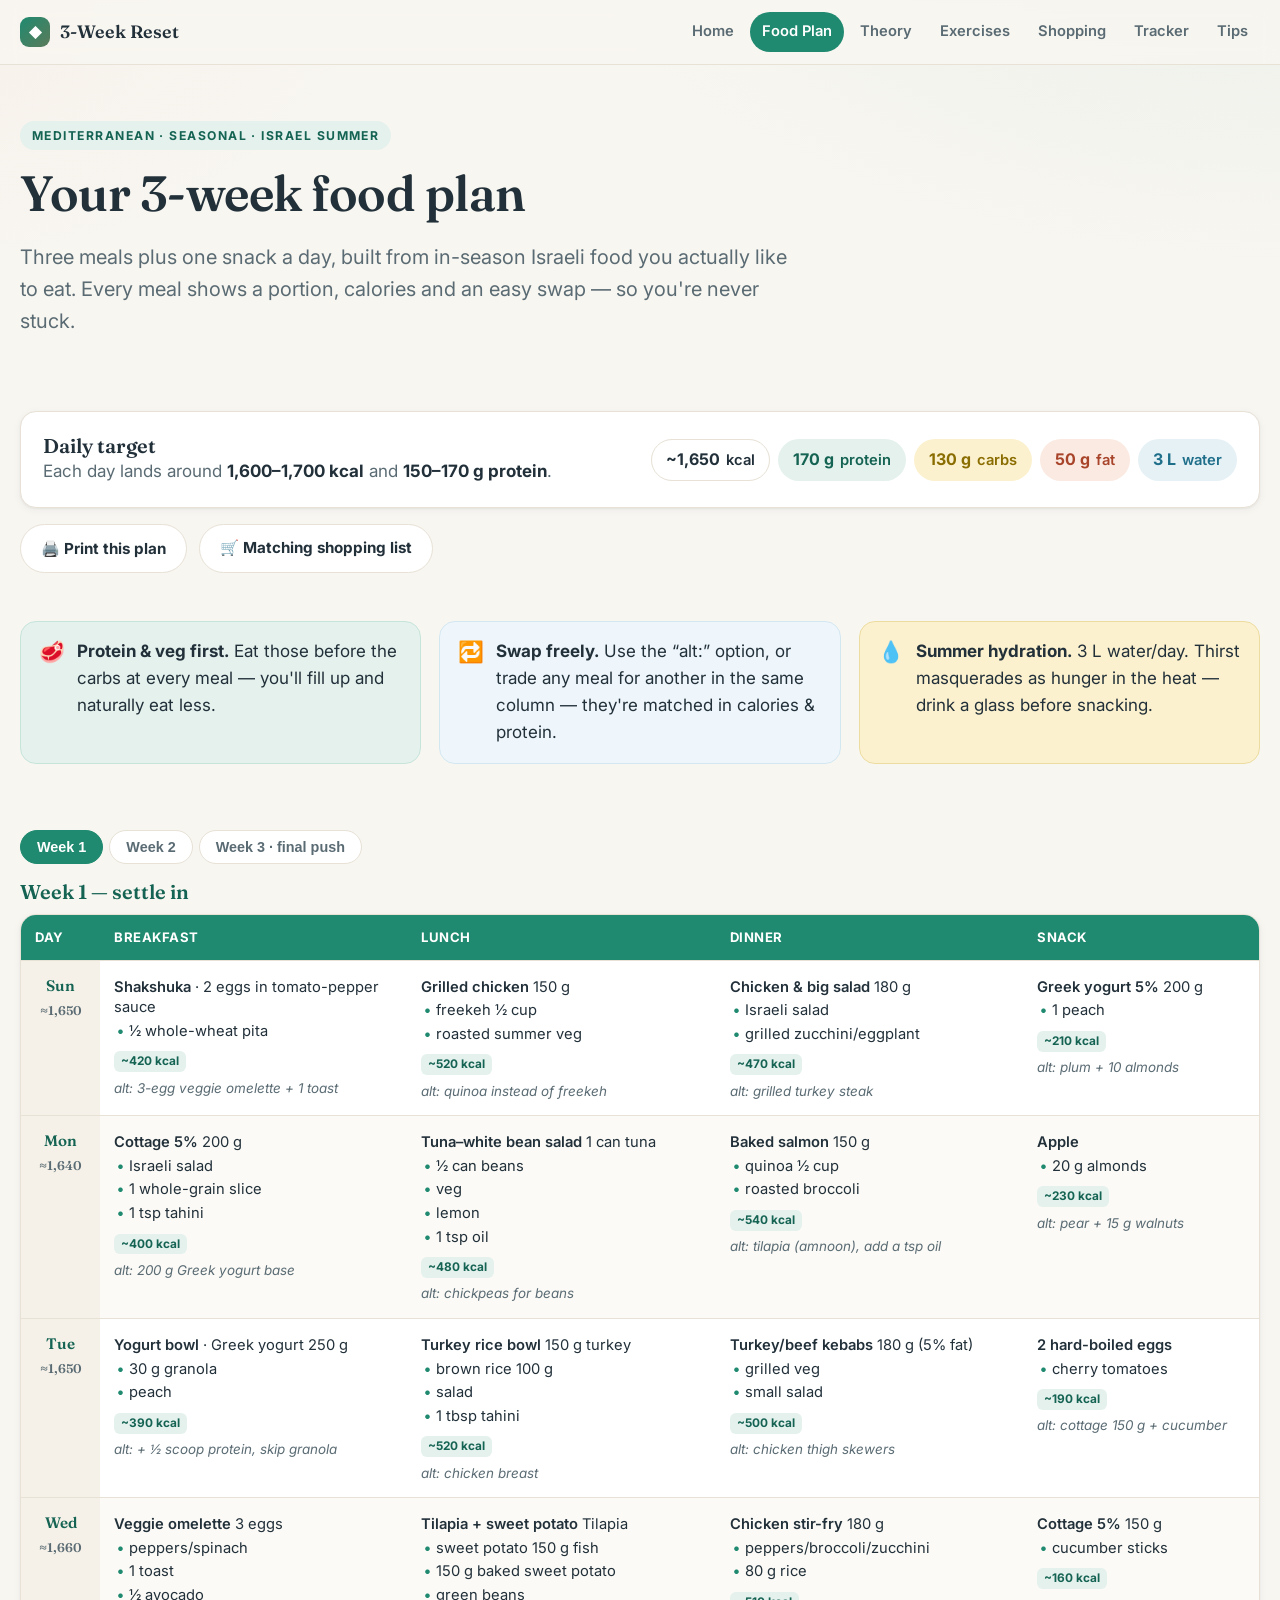
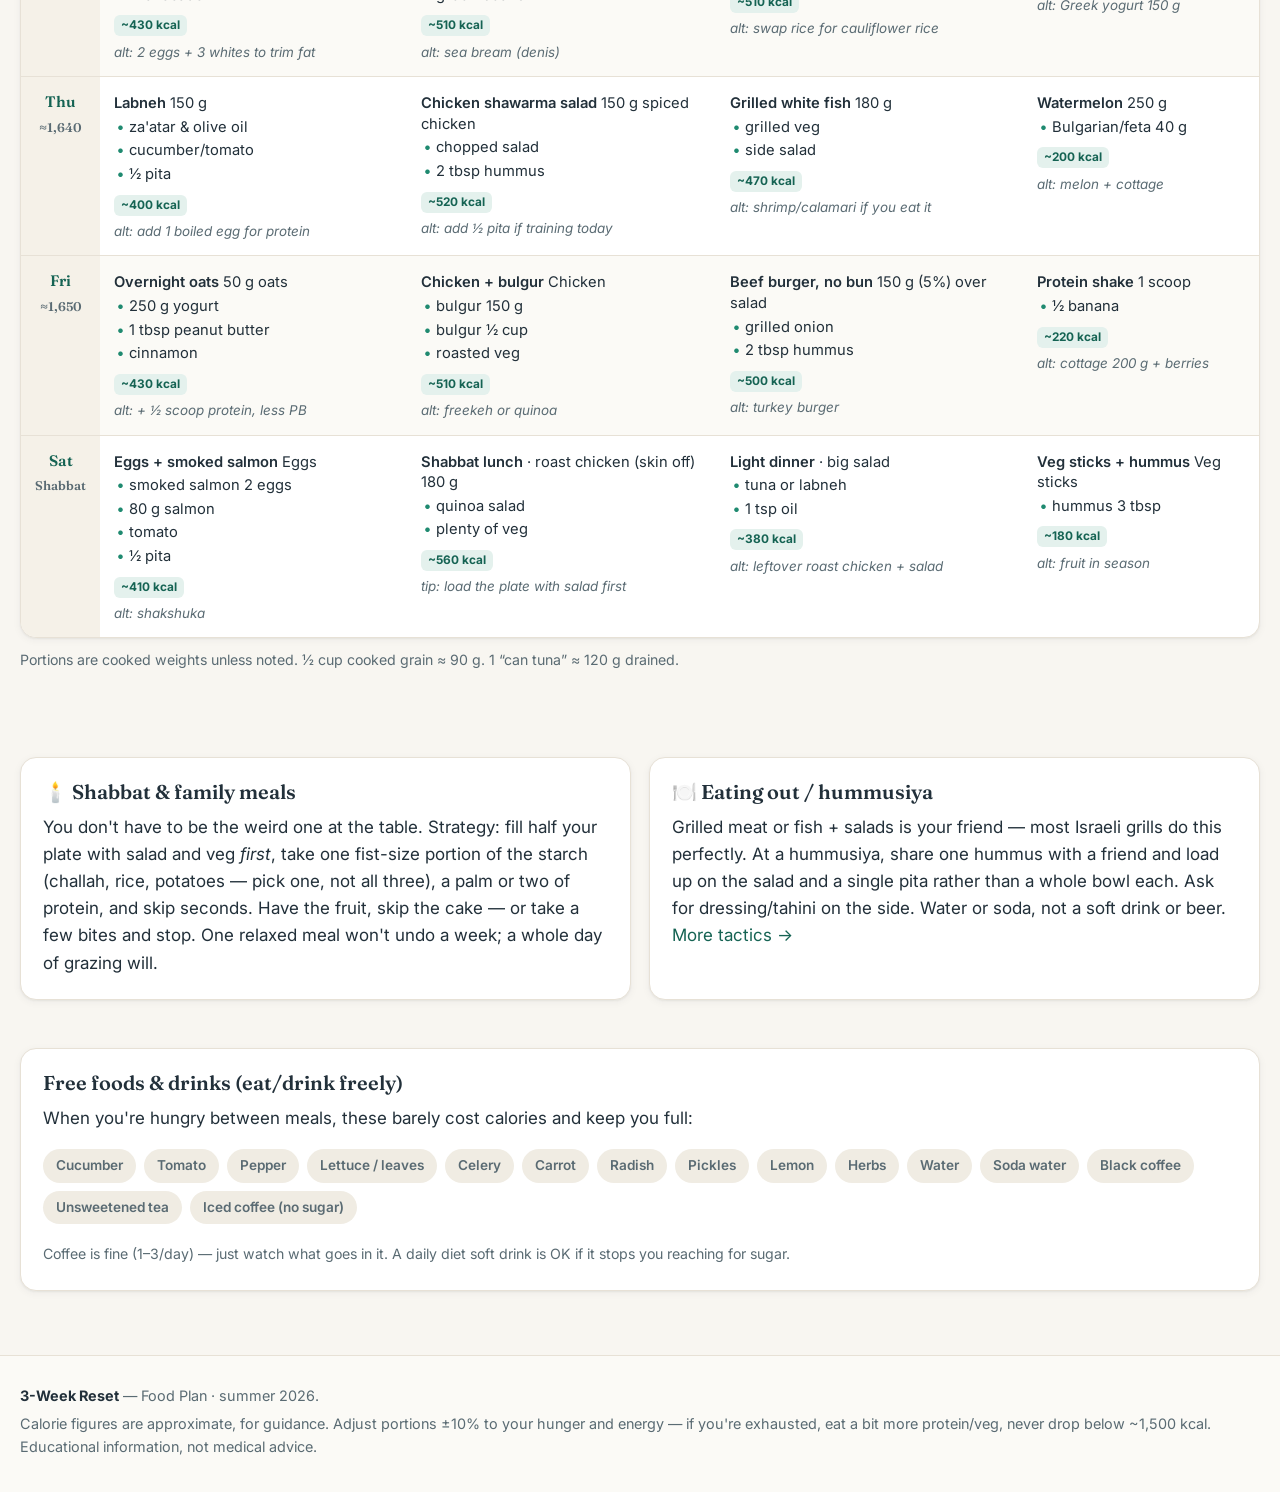
<file: food-plan.html>
<!DOCTYPE html>
<html lang="en">
<head>
  <meta charset="UTF-8" />
  <meta name="viewport" content="width=device-width, initial-scale=1.0" />
  <title>Food Plan — 3 Weeks of Meals</title>
  <meta name="description" content="A 3-week Mediterranean food plan for Israel in summer: breakfast, lunch, dinner and a snack each day, with portions, calories and swaps." />
  <link rel="preconnect" href="https://fonts.googleapis.com" />
  <link rel="preconnect" href="https://fonts.gstatic.com" crossorigin />
  <link href="https://fonts.googleapis.com/css2?family=Fraunces:opsz,wght@9..144,500;9..144,600&family=Inter:wght@400;500;600;700&display=swap" rel="stylesheet" />
  <link rel="icon" href="assets/favicon.svg" type="image/svg+xml" />
  <link rel="stylesheet" href="assets/styles.css" />
</head>
<body>
  <header class="nav">
    <div class="container nav-inner">
      <a class="brand" href="index.html"><span class="dot">◆</span> 3-Week Reset</a>
      <button class="nav-toggle" aria-label="Menu">☰</button>
      <nav class="nav-links">
        <a href="index.html">Home</a>
        <a href="food-plan.html">Food Plan</a>
        <a href="nutrition.html">Theory</a>
        <a href="exercises.html">Exercises</a>
        <a href="shopping-list.html">Shopping</a>
        <a href="tracker.html">Tracker</a>
        <a href="tips.html">Tips</a>
      </nav>
    </div>
  </header>

  <section class="hero">
    <div class="container">
      <span class="eyebrow">Mediterranean · seasonal · Israel summer</span>
      <h1>Your 3-week food plan</h1>
      <p class="lead">Three meals plus one snack a day, built from in-season Israeli food you actually like to eat. Every meal shows a portion, calories and an easy swap — so you're never stuck.</p>
    </div>
  </section>

  <!-- DAILY TARGET BANNER -->
  <section class="section-tight">
    <div class="container">
      <div class="card">
        <div class="flex between items-center wrap gap-2">
          <div>
            <h3 class="mt-0 mb-0">Daily target</h3>
            <p class="muted mb-0">Each day lands around <strong>1,600–1,700 kcal</strong> and <strong>150–170 g protein</strong>.</p>
          </div>
          <div class="macro-pills">
            <span class="macro-pill kcal"><b>~1,650</b> kcal</span>
            <span class="macro-pill protein"><b>170 g</b> protein</span>
            <span class="macro-pill carbs"><b>130 g</b> carbs</span>
            <span class="macro-pill fat"><b>50 g</b> fat</span>
            <span class="macro-pill water"><b>3 L</b> water</span>
          </div>
        </div>
      </div>
      <div class="btn-row mt-2 no-print">
        <button class="btn btn-ghost" onclick="window.print()">🖨️ Print this plan</button>
        <a class="btn btn-ghost" href="shopping-list.html">🛒 Matching shopping list</a>
      </div>
    </div>
  </section>

  <!-- HOW TO USE -->
  <section class="section-tight">
    <div class="container">
      <div class="grid cols-3">
        <div class="callout good" style="margin:0"><span class="ci">🥩</span><div><strong>Protein &amp; veg first.</strong> Eat those before the carbs at every meal — you'll fill up and naturally eat less.</div></div>
        <div class="callout info" style="margin:0"><span class="ci">🔁</span><div><strong>Swap freely.</strong> Use the “alt:” option, or trade any meal for another in the same column — they're matched in calories &amp; protein.</div></div>
        <div class="callout warn" style="margin:0"><span class="ci">💧</span><div><strong>Summer hydration.</strong> 3 L water/day. Thirst masquerades as hunger in the heat — drink a glass before snacking.</div></div>
      </div>
    </div>
  </section>

  <!-- THE TABLES -->
  <section class="section">
    <div class="container">
      <div data-tabs>
        <div class="tabs no-print">
          <button class="tab" data-target="w1">Week 1</button>
          <button class="tab" data-target="w2">Week 2</button>
          <button class="tab" data-target="w3">Week 3 · final push</button>
        </div>

        <!-- WEEK 1 -->
        <div data-panel="w1">
          <h3 style="color:var(--teal-dark)">Week 1 — settle in</h3>
          <div class="table-wrap">
            <table class="day-table">
              <thead><tr><th>Day</th><th>Breakfast</th><th>Lunch</th><th>Dinner</th><th>Snack</th></tr></thead>
              <tbody>
                <tr>
                  <th>Sun<br><small>≈1,650</small></th>
                  <td><ul class="food-list"><li class="head"><strong>Shakshuka</strong> · 2 eggs in tomato-pepper sauce</li><li>½ whole-wheat pita</li></ul><span class="kcal-tag">~420 kcal</span><span class="alt">alt: 3-egg veggie omelette + 1 toast</span></td>
                  <td><ul class="food-list"><li class="head"><strong>Grilled chicken</strong> 150 g</li><li>freekeh ½ cup</li><li>roasted summer veg</li></ul><span class="kcal-tag">~520 kcal</span><span class="alt">alt: quinoa instead of freekeh</span></td>
                  <td><ul class="food-list"><li class="head"><strong>Chicken &amp; big salad</strong> 180 g</li><li>Israeli salad</li><li>grilled zucchini/eggplant</li></ul><span class="kcal-tag">~470 kcal</span><span class="alt">alt: grilled turkey steak</span></td>
                  <td><ul class="food-list"><li class="head"><strong>Greek yogurt 5%</strong> 200 g</li><li>1 peach</li></ul><span class="kcal-tag">~210 kcal</span><span class="alt">alt: plum + 10 almonds</span></td>
                </tr>
                <tr>
                  <th>Mon<br><small>≈1,640</small></th>
                  <td><ul class="food-list"><li class="head"><strong>Cottage 5%</strong> 200 g</li><li>Israeli salad</li><li>1 whole-grain slice</li><li>1 tsp tahini</li></ul><span class="kcal-tag">~400 kcal</span><span class="alt">alt: 200 g Greek yogurt base</span></td>
                  <td><ul class="food-list"><li class="head"><strong>Tuna–white bean salad</strong> 1 can tuna</li><li>½ can beans</li><li>veg</li><li>lemon</li><li>1 tsp oil</li></ul><span class="kcal-tag">~480 kcal</span><span class="alt">alt: chickpeas for beans</span></td>
                  <td><ul class="food-list"><li class="head"><strong>Baked salmon</strong> 150 g</li><li>quinoa ½ cup</li><li>roasted broccoli</li></ul><span class="kcal-tag">~540 kcal</span><span class="alt">alt: tilapia (amnoon), add a tsp oil</span></td>
                  <td><ul class="food-list"><li class="head"><strong>Apple</strong></li><li>20 g almonds</li></ul><span class="kcal-tag">~230 kcal</span><span class="alt">alt: pear + 15 g walnuts</span></td>
                </tr>
                <tr>
                  <th>Tue<br><small>≈1,650</small></th>
                  <td><ul class="food-list"><li class="head"><strong>Yogurt bowl</strong> · Greek yogurt 250 g</li><li>30 g granola</li><li>peach</li></ul><span class="kcal-tag">~390 kcal</span><span class="alt">alt: + ½ scoop protein, skip granola</span></td>
                  <td><ul class="food-list"><li class="head"><strong>Turkey rice bowl</strong> 150 g turkey</li><li>brown rice 100 g</li><li>salad</li><li>1 tbsp tahini</li></ul><span class="kcal-tag">~520 kcal</span><span class="alt">alt: chicken breast</span></td>
                  <td><ul class="food-list"><li class="head"><strong>Turkey/beef kebabs</strong> 180 g (5% fat)</li><li>grilled veg</li><li>small salad</li></ul><span class="kcal-tag">~500 kcal</span><span class="alt">alt: chicken thigh skewers</span></td>
                  <td><ul class="food-list"><li class="head"><strong>2 hard-boiled eggs</strong></li><li>cherry tomatoes</li></ul><span class="kcal-tag">~190 kcal</span><span class="alt">alt: cottage 150 g + cucumber</span></td>
                </tr>
                <tr>
                  <th>Wed<br><small>≈1,660</small></th>
                  <td><ul class="food-list"><li class="head"><strong>Veggie omelette</strong> 3 eggs</li><li>peppers/spinach</li><li>1 toast</li><li>½ avocado</li></ul><span class="kcal-tag">~430 kcal</span><span class="alt">alt: 2 eggs + 3 whites to trim fat</span></td>
                  <td><ul class="food-list"><li class="head"><strong>Tilapia + sweet potato</strong> Tilapia</li><li>sweet potato 150 g fish</li><li>150 g baked sweet potato</li><li>green beans</li></ul><span class="kcal-tag">~510 kcal</span><span class="alt">alt: sea bream (denis)</span></td>
                  <td><ul class="food-list"><li class="head"><strong>Chicken stir-fry</strong> 180 g</li><li>peppers/broccoli/zucchini</li><li>80 g rice</li></ul><span class="kcal-tag">~510 kcal</span><span class="alt">alt: swap rice for cauliflower rice</span></td>
                  <td><ul class="food-list"><li class="head"><strong>Cottage 5%</strong> 150 g</li><li>cucumber sticks</li></ul><span class="kcal-tag">~160 kcal</span><span class="alt">alt: Greek yogurt 150 g</span></td>
                </tr>
                <tr>
                  <th>Thu<br><small>≈1,640</small></th>
                  <td><ul class="food-list"><li class="head"><strong>Labneh</strong> 150 g</li><li>za'atar &amp; olive oil</li><li>cucumber/tomato</li><li>½ pita</li></ul><span class="kcal-tag">~400 kcal</span><span class="alt">alt: add 1 boiled egg for protein</span></td>
                  <td><ul class="food-list"><li class="head"><strong>Chicken shawarma salad</strong> 150 g spiced chicken</li><li>chopped salad</li><li>2 tbsp hummus</li></ul><span class="kcal-tag">~520 kcal</span><span class="alt">alt: add ½ pita if training today</span></td>
                  <td><ul class="food-list"><li class="head"><strong>Grilled white fish</strong> 180 g</li><li>grilled veg</li><li>side salad</li></ul><span class="kcal-tag">~470 kcal</span><span class="alt">alt: shrimp/calamari if you eat it</span></td>
                  <td><ul class="food-list"><li class="head"><strong>Watermelon</strong> 250 g</li><li>Bulgarian/feta 40 g</li></ul><span class="kcal-tag">~200 kcal</span><span class="alt">alt: melon + cottage</span></td>
                </tr>
                <tr>
                  <th>Fri<br><small>≈1,650</small></th>
                  <td><ul class="food-list"><li class="head"><strong>Overnight oats</strong> 50 g oats</li><li>250 g yogurt</li><li>1 tbsp peanut butter</li><li>cinnamon</li></ul><span class="kcal-tag">~430 kcal</span><span class="alt">alt: + ½ scoop protein, less PB</span></td>
                  <td><ul class="food-list"><li class="head"><strong>Chicken + bulgur</strong> Chicken</li><li>bulgur 150 g</li><li>bulgur ½ cup</li><li>roasted veg</li></ul><span class="kcal-tag">~510 kcal</span><span class="alt">alt: freekeh or quinoa</span></td>
                  <td><ul class="food-list"><li class="head"><strong>Beef burger, no bun</strong> 150 g (5%) over salad</li><li>grilled onion</li><li>2 tbsp hummus</li></ul><span class="kcal-tag">~500 kcal</span><span class="alt">alt: turkey burger</span></td>
                  <td><ul class="food-list"><li class="head"><strong>Protein shake</strong> 1 scoop</li><li>½ banana</li></ul><span class="kcal-tag">~220 kcal</span><span class="alt">alt: cottage 200 g + berries</span></td>
                </tr>
                <tr>
                  <th>Sat<br><small>Shabbat</small></th>
                  <td><ul class="food-list"><li class="head"><strong>Eggs + smoked salmon</strong> Eggs</li><li>smoked salmon 2 eggs</li><li>80 g salmon</li><li>tomato</li><li>½ pita</li></ul><span class="kcal-tag">~410 kcal</span><span class="alt">alt: shakshuka</span></td>
                  <td><ul class="food-list"><li class="head"><strong>Shabbat lunch</strong> · roast chicken (skin off) 180 g</li><li>quinoa salad</li><li>plenty of veg</li></ul><span class="kcal-tag">~560 kcal</span><span class="alt">tip: load the plate with salad first</span></td>
                  <td><ul class="food-list"><li class="head"><strong>Light dinner</strong> · big salad</li><li>tuna or labneh</li><li>1 tsp oil</li></ul><span class="kcal-tag">~380 kcal</span><span class="alt">alt: leftover roast chicken + salad</span></td>
                  <td><ul class="food-list"><li class="head"><strong>Veg sticks + hummus</strong> Veg sticks</li><li>hummus 3 tbsp</li></ul><span class="kcal-tag">~180 kcal</span><span class="alt">alt: fruit in season</span></td>
                </tr>
              </tbody>
            </table>
          </div>
          <p class="muted mt-1"><small>Portions are cooked weights unless noted. ½ cup cooked grain ≈ 90 g. 1 “can tuna” ≈ 120 g drained.</small></p>
        </div>

        <!-- WEEK 2 -->
        <div data-panel="w2">
          <h3 style="color:var(--teal-dark)">Week 2 — build momentum</h3>
          <div class="table-wrap">
            <table class="day-table">
              <thead><tr><th>Day</th><th>Breakfast</th><th>Lunch</th><th>Dinner</th><th>Snack</th></tr></thead>
              <tbody>
                <tr>
                  <th>Sun<br><small>≈1,640</small></th>
                  <td><ul class="food-list"><li class="head"><strong>Cottage 5%</strong> 200 g</li><li>sliced tomato</li><li>1 whole-grain slice</li><li>olives</li></ul><span class="kcal-tag">~390 kcal</span><span class="alt">alt: labneh + za'atar</span></td>
                  <td><ul class="food-list"><li class="head"><strong>Chicken + quinoa</strong> Chicken</li><li>quinoa 150 g</li><li>quinoa ½ cup</li><li>roasted eggplant &amp; pepper</li></ul><span class="kcal-tag">~520 kcal</span><span class="alt">alt: bulgur</span></td>
                  <td><ul class="food-list"><li class="head"><strong>Salmon + salad</strong> Salmon</li><li>salad 150 g baked</li><li>large Greek salad</li><li>1 tsp oil</li></ul><span class="kcal-tag">~510 kcal</span><span class="alt">alt: mackerel/sardines</span></td>
                  <td><ul class="food-list"><li class="head"><strong>Greek yogurt</strong> 200 g</li><li>plum</li></ul><span class="kcal-tag">~210 kcal</span><span class="alt">alt: grapes + cottage</span></td>
                </tr>
                <tr>
                  <th>Mon<br><small>≈1,650</small></th>
                  <td><ul class="food-list"><li class="head"><strong>Shakshuka</strong> 2 eggs</li><li>½ pita</li></ul><span class="kcal-tag">~420 kcal</span><span class="alt">alt: + 40 g white cheese</span></td>
                  <td><ul class="food-list"><li class="head"><strong>Lentil &amp; veg stew</strong> 1.5 cups</li><li>side salad</li><li>100 g grilled chicken</li></ul><span class="kcal-tag">~520 kcal</span><span class="alt">alt: 40 g feta instead of chicken (veg day)</span></td>
                  <td><ul class="food-list"><li class="head"><strong>Chicken stir-fry</strong> 180 g</li><li>lots of veg</li><li>80 g rice</li></ul><span class="kcal-tag">~510 kcal</span><span class="alt">alt: zoodles, no rice</span></td>
                  <td><ul class="food-list"><li class="head"><strong>Apple + almonds</strong> Apple</li><li>almonds 20 g</li></ul><span class="kcal-tag">~230 kcal</span><span class="alt">alt: peach + walnuts</span></td>
                </tr>
                <tr>
                  <th>Tue<br><small>≈1,660</small></th>
                  <td><ul class="food-list"><li class="head"><strong>Yogurt + oats</strong> Yogurt</li><li>oats 250 g Greek yogurt</li><li>30 g oats</li><li>berries</li></ul><span class="kcal-tag">~390 kcal</span><span class="alt">alt: + ½ scoop protein</span></td>
                  <td><ul class="food-list"><li class="head"><strong>Tuna salad pita</strong> 1 can tuna</li><li>veg</li><li>1 tbsp light mayo in ½ ww pita</li><li>greens</li></ul><span class="kcal-tag">~490 kcal</span><span class="alt">alt: egg salad with 3 eggs</span></td>
                  <td><ul class="food-list"><li class="head"><strong>Turkey kebabs</strong> 180 g</li><li>grilled veg</li><li>tahini</li><li>salad</li></ul><span class="kcal-tag">~500 kcal</span><span class="alt">alt: chicken skewers</span></td>
                  <td><ul class="food-list"><li class="head"><strong>Cottage 150 g + cucumber</strong> Cottage 150 g</li><li>cucumber</li></ul><span class="kcal-tag">~160 kcal</span><span class="alt">alt: 2 boiled eggs</span></td>
                </tr>
                <tr>
                  <th>Wed<br><small>≈1,650</small></th>
                  <td><ul class="food-list"><li class="head"><strong>Omelette + avocado</strong> Omelette</li><li>avocado 3 eggs</li><li>spinach</li><li>½ avocado</li><li>1 toast</li></ul><span class="kcal-tag">~430 kcal</span><span class="alt">alt: 2 eggs + 3 whites</span></td>
                  <td><ul class="food-list"><li class="head"><strong>Chicken + sweet potato</strong> Chicken</li><li>sweet potato 150 g</li><li>150 g baked sweet potato</li><li>salad</li></ul><span class="kcal-tag">~520 kcal</span><span class="alt">alt: regular potato, same size</span></td>
                  <td><ul class="food-list"><li class="head"><strong>Grilled fish (denis)</strong> 180 g</li><li>grilled zucchini/eggplant</li><li>salad</li></ul><span class="kcal-tag">~470 kcal</span><span class="alt">alt: sea bass</span></td>
                  <td><ul class="food-list"><li class="head"><strong>Watermelon + feta</strong> Watermelon</li><li>feta 250 g</li><li>40 g</li></ul><span class="kcal-tag">~200 kcal</span><span class="alt">alt: melon + cottage</span></td>
                </tr>
                <tr>
                  <th>Thu<br><small>≈1,640</small></th>
                  <td><ul class="food-list"><li class="head"><strong>Labneh bowl</strong> 150 g</li><li>cucumber/tomato</li><li>olive oil</li><li>½ pita</li></ul><span class="kcal-tag">~400 kcal</span><span class="alt">alt: + 1 boiled egg</span></td>
                  <td><ul class="food-list"><li class="head"><strong>Chicken shawarma salad</strong> 150 g</li><li>salad</li><li>2 tbsp hummus</li></ul><span class="kcal-tag">~520 kcal</span><span class="alt">alt: turkey strips</span></td>
                  <td><ul class="food-list"><li class="head"><strong>Tofu/chicken stir-fry</strong> 200 g tofu (or 180 g chicken)</li><li>veg</li><li>80 g rice</li></ul><span class="kcal-tag">~490 kcal</span><span class="alt">alt: cauliflower rice</span></td>
                  <td><ul class="food-list"><li class="head"><strong>Protein shake + banana</strong> Protein shake</li><li>banana ½</li></ul><span class="kcal-tag">~220 kcal</span><span class="alt">alt: Greek yogurt + honey 1 tsp</span></td>
                </tr>
                <tr>
                  <th>Fri<br><small>≈1,650</small></th>
                  <td><ul class="food-list"><li class="head"><strong>Cottage + tomato + toast</strong> Cottage</li><li>tomato</li><li>toast 200 g</li><li>1 slice</li></ul><span class="kcal-tag">~390 kcal</span><span class="alt">alt: shakshuka</span></td>
                  <td><ul class="food-list"><li class="head"><strong>Chicken + freekeh</strong> Chicken</li><li>freekeh 150 g</li><li>½ cup</li><li>roasted veg</li></ul><span class="kcal-tag">~510 kcal</span><span class="alt">alt: bulgur/quinoa</span></td>
                  <td><ul class="food-list"><li class="head"><strong>Lean burger, no bun</strong> 150 g over salad</li><li>grilled onion</li><li>hummus</li></ul><span class="kcal-tag">~500 kcal</span><span class="alt">alt: turkey burger</span></td>
                  <td><ul class="food-list"><li class="head"><strong>Edamame</strong> 150 g</li><li>lemon/salt</li></ul><span class="kcal-tag">~190 kcal</span><span class="alt">alt: cottage + cucumber</span></td>
                </tr>
                <tr>
                  <th>Sat<br><small>Shabbat</small></th>
                  <td><ul class="food-list"><li class="head"><strong>Eggs + salad + cheese</strong> Eggs</li><li>salad</li><li>cheese 2–3 eggs</li><li>Israeli salad</li><li>40 g white cheese</li></ul><span class="kcal-tag">~420 kcal</span><span class="alt">alt: smoked salmon</span></td>
                  <td><ul class="food-list"><li class="head"><strong>Shabbat lunch</strong> · roast chicken 180 g</li><li>roasted veg</li><li>salad</li></ul><span class="kcal-tag">~560 kcal</span><span class="alt">tip: one starch portion, not three</span></td>
                  <td><ul class="food-list"><li class="head"><strong>Light dinner</strong> · big salad</li><li>tuna/labneh</li></ul><span class="kcal-tag">~380 kcal</span><span class="alt">alt: leftover chicken</span></td>
                  <td><ul class="food-list"><li class="head"><strong>Fruit + nuts</strong> Fruit</li><li>nuts in-season fruit</li><li>15 g nuts</li></ul><span class="kcal-tag">~190 kcal</span><span class="alt">alt: veg + hummus</span></td>
                </tr>
              </tbody>
            </table>
          </div>
        </div>

        <!-- WEEK 3 -->
        <div data-panel="w3">
          <h3 style="color:var(--terracotta)">Week 3 — final push (slightly leaner starches)</h3>
          <div class="callout warn"><span class="ci">🏁</span><div><strong>Small tweak this week:</strong> trim the starchy carbs a touch (smaller grain portions, swap one rice/potato for extra veg or cauliflower rice) while keeping protein high. This nudges the deficit for a strong finish without going hungry. Keep water up — you may drop a little water weight.</div></div>
          <div class="table-wrap">
            <table class="day-table">
              <thead><tr><th>Day</th><th>Breakfast</th><th>Lunch</th><th>Dinner</th><th>Snack</th></tr></thead>
              <tbody>
                <tr>
                  <th>Sun<br><small>≈1,550</small></th>
                  <td><ul class="food-list"><li class="head"><strong>Greek yogurt + berries</strong> Greek yogurt</li><li>berries 250 g</li><li>20 g nuts</li></ul><span class="kcal-tag">~340 kcal</span><span class="alt">alt: cottage + tomato</span></td>
                  <td><ul class="food-list"><li class="head"><strong>Chicken + extra veg</strong> Chicken</li><li>extra veg 170 g</li><li>small ⅓ cup quinoa</li><li>big roasted veg</li></ul><span class="kcal-tag">~480 kcal</span><span class="alt">alt: all-veg, no grain, +30 g chicken</span></td>
                  <td><ul class="food-list"><li class="head"><strong>Salmon + salad</strong> Salmon</li><li>salad 150 g</li><li>large salad</li><li>1 tsp oil</li></ul><span class="kcal-tag">~470 kcal</span><span class="alt">alt: white fish + tahini</span></td>
                  <td><ul class="food-list"><li class="head"><strong>Cottage 5%</strong> 200 g</li><li>cucumber</li></ul><span class="kcal-tag">~200 kcal</span><span class="alt">alt: 2 boiled eggs</span></td>
                </tr>
                <tr>
                  <th>Mon<br><small>≈1,560</small></th>
                  <td><ul class="food-list"><li class="head"><strong>Veg omelette</strong> 3 eggs</li><li>spinach/pepper</li><li>1 thin toast</li></ul><span class="kcal-tag">~340 kcal</span><span class="alt">alt: ½ avocado, skip toast</span></td>
                  <td><ul class="food-list"><li class="head"><strong>Tuna–bean salad</strong> 1 can tuna</li><li>½ can beans</li><li>big salad</li></ul><span class="kcal-tag">~470 kcal</span><span class="alt">alt: chickpeas</span></td>
                  <td><ul class="food-list"><li class="head"><strong>Chicken + cauli-rice stir-fry</strong> Chicken</li><li>cauli-rice stir-fry 180 g</li><li>lots of veg</li></ul><span class="kcal-tag">~470 kcal</span><span class="alt">alt: 60 g real rice</span></td>
                  <td><ul class="food-list"><li class="head"><strong>Greek yogurt + plum</strong> Greek yogurt</li><li>plum 200 g</li></ul><span class="kcal-tag">~210 kcal</span><span class="alt">alt: watermelon + feta</span></td>
                </tr>
                <tr>
                  <th>Tue<br><small>≈1,560</small></th>
                  <td><ul class="food-list"><li class="head"><strong>Cottage + tomato</strong> Cottage</li><li>tomato 250 g</li><li>olives</li><li>1 thin toast</li></ul><span class="kcal-tag">~360 kcal</span><span class="alt">alt: labneh + cucumber</span></td>
                  <td><ul class="food-list"><li class="head"><strong>Turkey salad bowl</strong> 170 g</li><li>big salad</li><li>1 tbsp tahini (no grain)</li></ul><span class="kcal-tag">~460 kcal</span><span class="alt">alt: + ⅓ cup bulgur if training</span></td>
                  <td><ul class="food-list"><li class="head"><strong>Turkey kebabs + veg</strong> Turkey kebabs</li><li>veg 180 g</li><li>grilled veg</li><li>salad</li></ul><span class="kcal-tag">~480 kcal</span><span class="alt">alt: chicken</span></td>
                  <td><ul class="food-list"><li class="head"><strong>Protein shake</strong> 1 scoop</li><li>water</li></ul><span class="kcal-tag">~150 kcal</span><span class="alt">alt: 2 eggs</span></td>
                </tr>
                <tr>
                  <th>Wed<br><small>≈1,560</small></th>
                  <td><ul class="food-list"><li class="head"><strong>Shakshuka</strong> 2 eggs (no pita)</li><li>side salad</li></ul><span class="kcal-tag">~330 kcal</span><span class="alt">alt: + ½ pita on a training day</span></td>
                  <td><ul class="food-list"><li class="head"><strong>Chicken + sweet potato (small)</strong> Chicken</li><li>sweet potato (small) 170 g</li><li>100 g</li><li>green beans</li></ul><span class="kcal-tag">~480 kcal</span><span class="alt">alt: extra veg instead of potato</span></td>
                  <td><ul class="food-list"><li class="head"><strong>Grilled fish + salad</strong> Grilled fish</li><li>salad 180 g</li><li>grilled veg</li></ul><span class="kcal-tag">~460 kcal</span><span class="alt">alt: denis/sea bass</span></td>
                  <td><ul class="food-list"><li class="head"><strong>Watermelon + feta</strong> Watermelon</li><li>feta 250 g</li><li>40 g</li></ul><span class="kcal-tag">~200 kcal</span><span class="alt">alt: cottage + melon</span></td>
                </tr>
                <tr>
                  <th>Thu<br><small>≈1,550</small></th>
                  <td><ul class="food-list"><li class="head"><strong>Yogurt bowl</strong> 250 g Greek</li><li>20 g granola</li><li>peach</li></ul><span class="kcal-tag">~340 kcal</span><span class="alt">alt: + ½ scoop protein</span></td>
                  <td><ul class="food-list"><li class="head"><strong>Chicken shawarma salad</strong> 160 g</li><li>salad</li><li>1 tbsp hummus</li></ul><span class="kcal-tag">~470 kcal</span><span class="alt">alt: turkey strips</span></td>
                  <td><ul class="food-list"><li class="head"><strong>Tofu/chicken + veg</strong> Tofu/chicken</li><li>veg 200 g tofu (or 180 g chicken)</li><li>veg, light rice 50 g</li></ul><span class="kcal-tag">~470 kcal</span><span class="alt">alt: cauliflower rice</span></td>
                  <td><ul class="food-list"><li class="head"><strong>Cottage + cucumber</strong> Cottage</li><li>cucumber 150 g</li></ul><span class="kcal-tag">~160 kcal</span><span class="alt">alt: edamame</span></td>
                </tr>
                <tr>
                  <th>Fri<br><small>≈1,560</small></th>
                  <td><ul class="food-list"><li class="head"><strong>Labneh + veg</strong> Labneh</li><li>veg 150 g</li><li>cucumber/tomato</li><li>½ thin pita</li></ul><span class="kcal-tag">~360 kcal</span><span class="alt">alt: 1 boiled egg added</span></td>
                  <td><ul class="food-list"><li class="head"><strong>Chicken + small grain</strong> Chicken</li><li>small grain 170 g</li><li>⅓ cup freekeh</li><li>roasted veg</li></ul><span class="kcal-tag">~480 kcal</span><span class="alt">alt: all veg, no grain</span></td>
                  <td><ul class="food-list"><li class="head"><strong>Lean burger, no bun</strong> 150 g over salad</li><li>hummus 1 tbsp</li></ul><span class="kcal-tag">~470 kcal</span><span class="alt">alt: turkey burger</span></td>
                  <td><ul class="food-list"><li class="head"><strong>Greek yogurt + berries</strong> Greek yogurt</li><li>berries 200 g</li></ul><span class="kcal-tag">~210 kcal</span><span class="alt">alt: protein shake</span></td>
                </tr>
                <tr>
                  <th>Sat<br><small>Shabbat</small></th>
                  <td><ul class="food-list"><li class="head"><strong>Eggs + salad + cheese</strong> Eggs</li><li>salad</li><li>cheese 2–3 eggs</li><li>Israeli salad</li><li>40 g white cheese</li></ul><span class="kcal-tag">~400 kcal</span><span class="alt">alt: smoked salmon</span></td>
                  <td><ul class="food-list"><li class="head"><strong>Shabbat lunch</strong> · roast chicken 180 g</li><li>1 starch portion</li><li>lots of salad</li></ul><span class="kcal-tag">~540 kcal</span><span class="alt">tip: enjoy it — just one plate, salad first</span></td>
                  <td><ul class="food-list"><li class="head"><strong>Light dinner</strong> · big salad</li><li>tuna/labneh</li></ul><span class="kcal-tag">~360 kcal</span><span class="alt">alt: leftover chicken</span></td>
                  <td><ul class="food-list"><li class="head"><strong>Fruit in season</strong></li><li>15 g nuts</li></ul><span class="kcal-tag">~180 kcal</span><span class="alt">alt: veg + hummus</span></td>
                </tr>
              </tbody>
            </table>
          </div>
        </div>
      </div>
    </div>
  </section>

  <!-- SHABBAT / SOCIAL -->
  <section class="section-tight">
    <div class="container">
      <div class="grid cols-2">
        <div class="card">
          <h3 class="mt-0">🕯️ Shabbat &amp; family meals</h3>
          <p class="mb-0">You don't have to be the weird one at the table. Strategy: fill half your plate with salad and veg <em>first</em>, take one fist-size portion of the starch (challah, rice, potatoes — pick one, not all three), a palm or two of protein, and skip seconds. Have the fruit, skip the cake — or take a few bites and stop. One relaxed meal won't undo a week; a whole day of grazing will.</p>
        </div>
        <div class="card">
          <h3 class="mt-0">🍽️ Eating out / hummusiya</h3>
          <p class="mb-0">Grilled meat or fish + salads is your friend — most Israeli grills do this perfectly. At a hummusiya, share one hummus with a friend and load up on the salad and a single pita rather than a whole bowl each. Ask for dressing/tahini on the side. Water or soda, not a soft drink or beer. <a href="tips.html">More tactics →</a></p>
        </div>
      </div>
    </div>
  </section>

  <!-- HYDRATION & EXTRAS -->
  <section class="section-tight">
    <div class="container">
      <div class="card">
        <h3 class="mt-0">Free foods &amp; drinks (eat/drink freely)</h3>
        <p>When you're hungry between meals, these barely cost calories and keep you full:</p>
        <ul class="pill-list">
          <li>Cucumber</li><li>Tomato</li><li>Pepper</li><li>Lettuce / leaves</li><li>Celery</li><li>Carrot</li><li>Radish</li><li>Pickles</li><li>Lemon</li><li>Herbs</li><li>Water</li><li>Soda water</li><li>Black coffee</li><li>Unsweetened tea</li><li>Iced coffee (no sugar)</li>
        </ul>
        <p class="muted mb-0 mt-2"><small>Coffee is fine (1–3/day) — just watch what goes in it. A daily diet soft drink is OK if it stops you reaching for sugar.</small></p>
      </div>
    </div>
  </section>

  <footer class="footer">
    <div class="container">
      <p><strong>3-Week Reset</strong> — Food Plan · summer <span data-year>2026</span>.</p>
      <p>Calorie figures are approximate, for guidance. Adjust portions ±10% to your hunger and energy — if you're exhausted, eat a bit more protein/veg, never drop below ~1,500 kcal. Educational information, not medical advice.</p>
    </div>
  </footer>

  <script src="assets/app.js"></script>
</body>
</html>
</file>
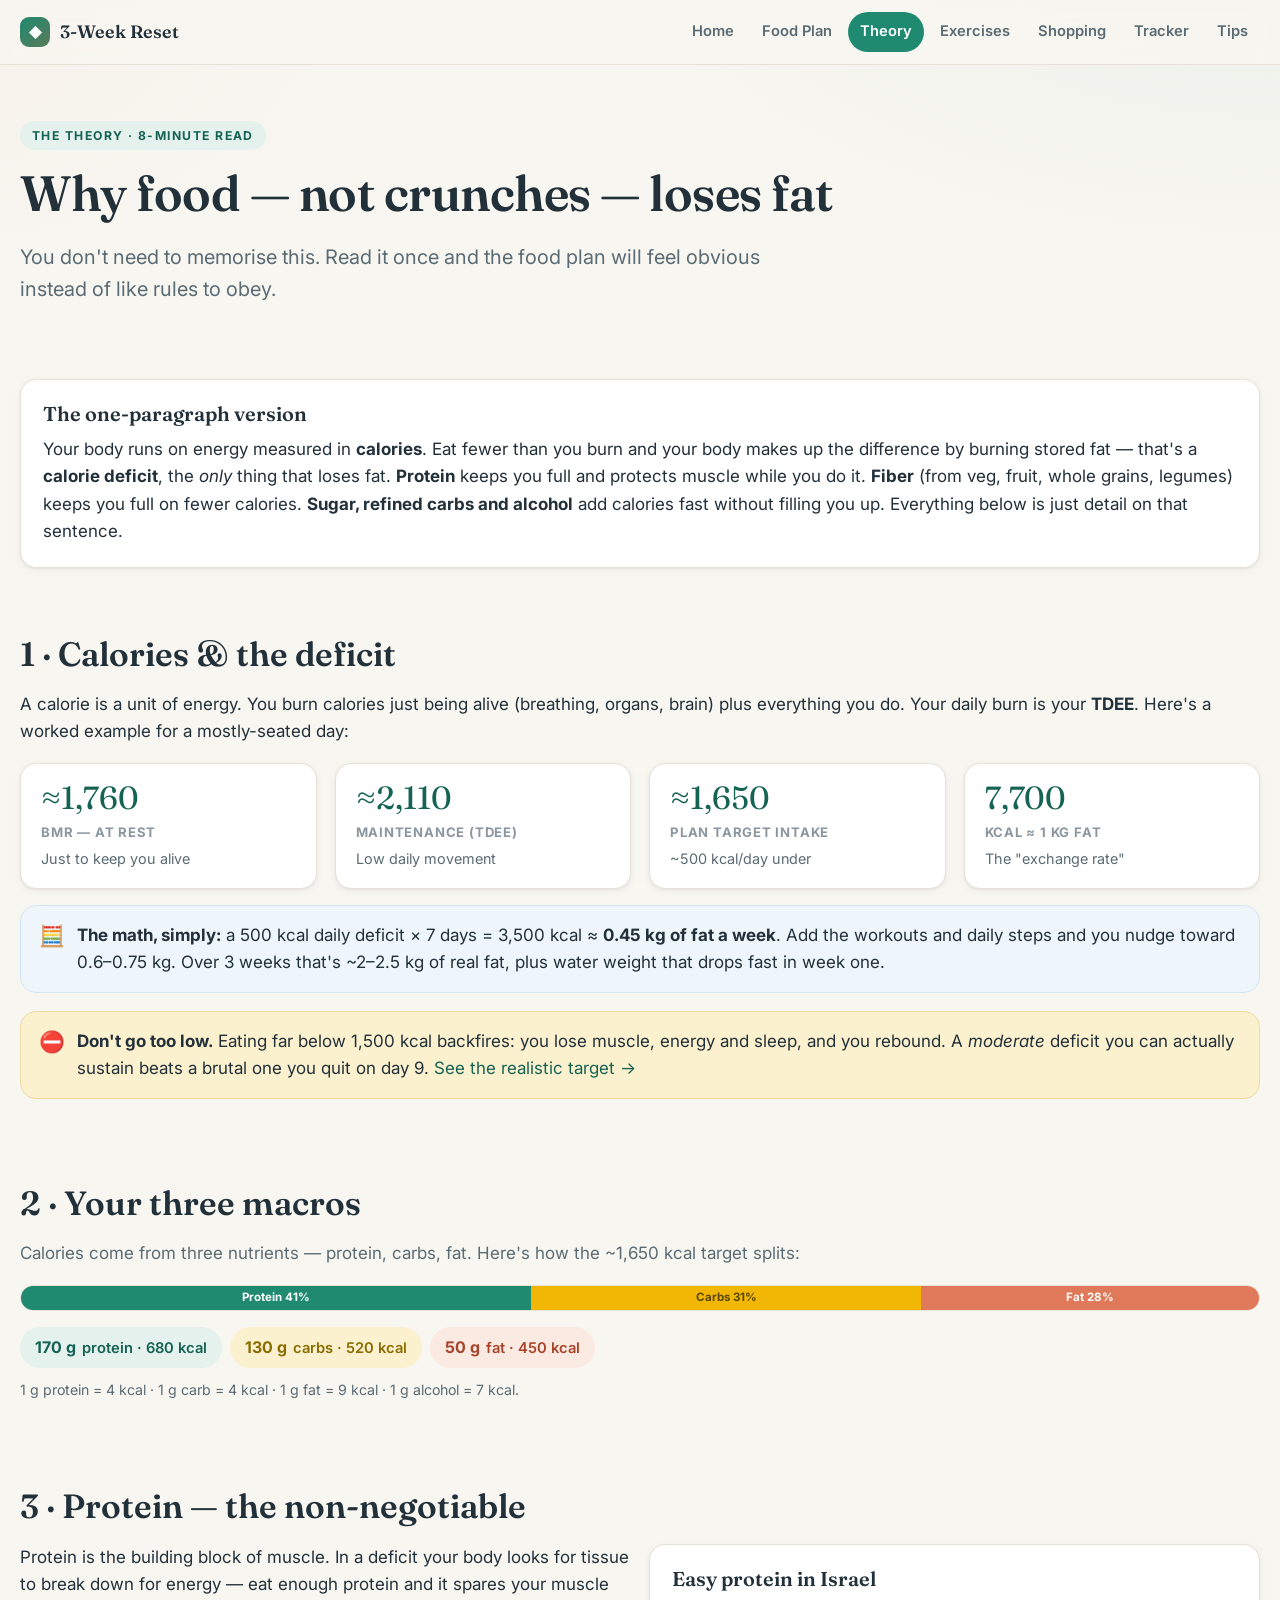
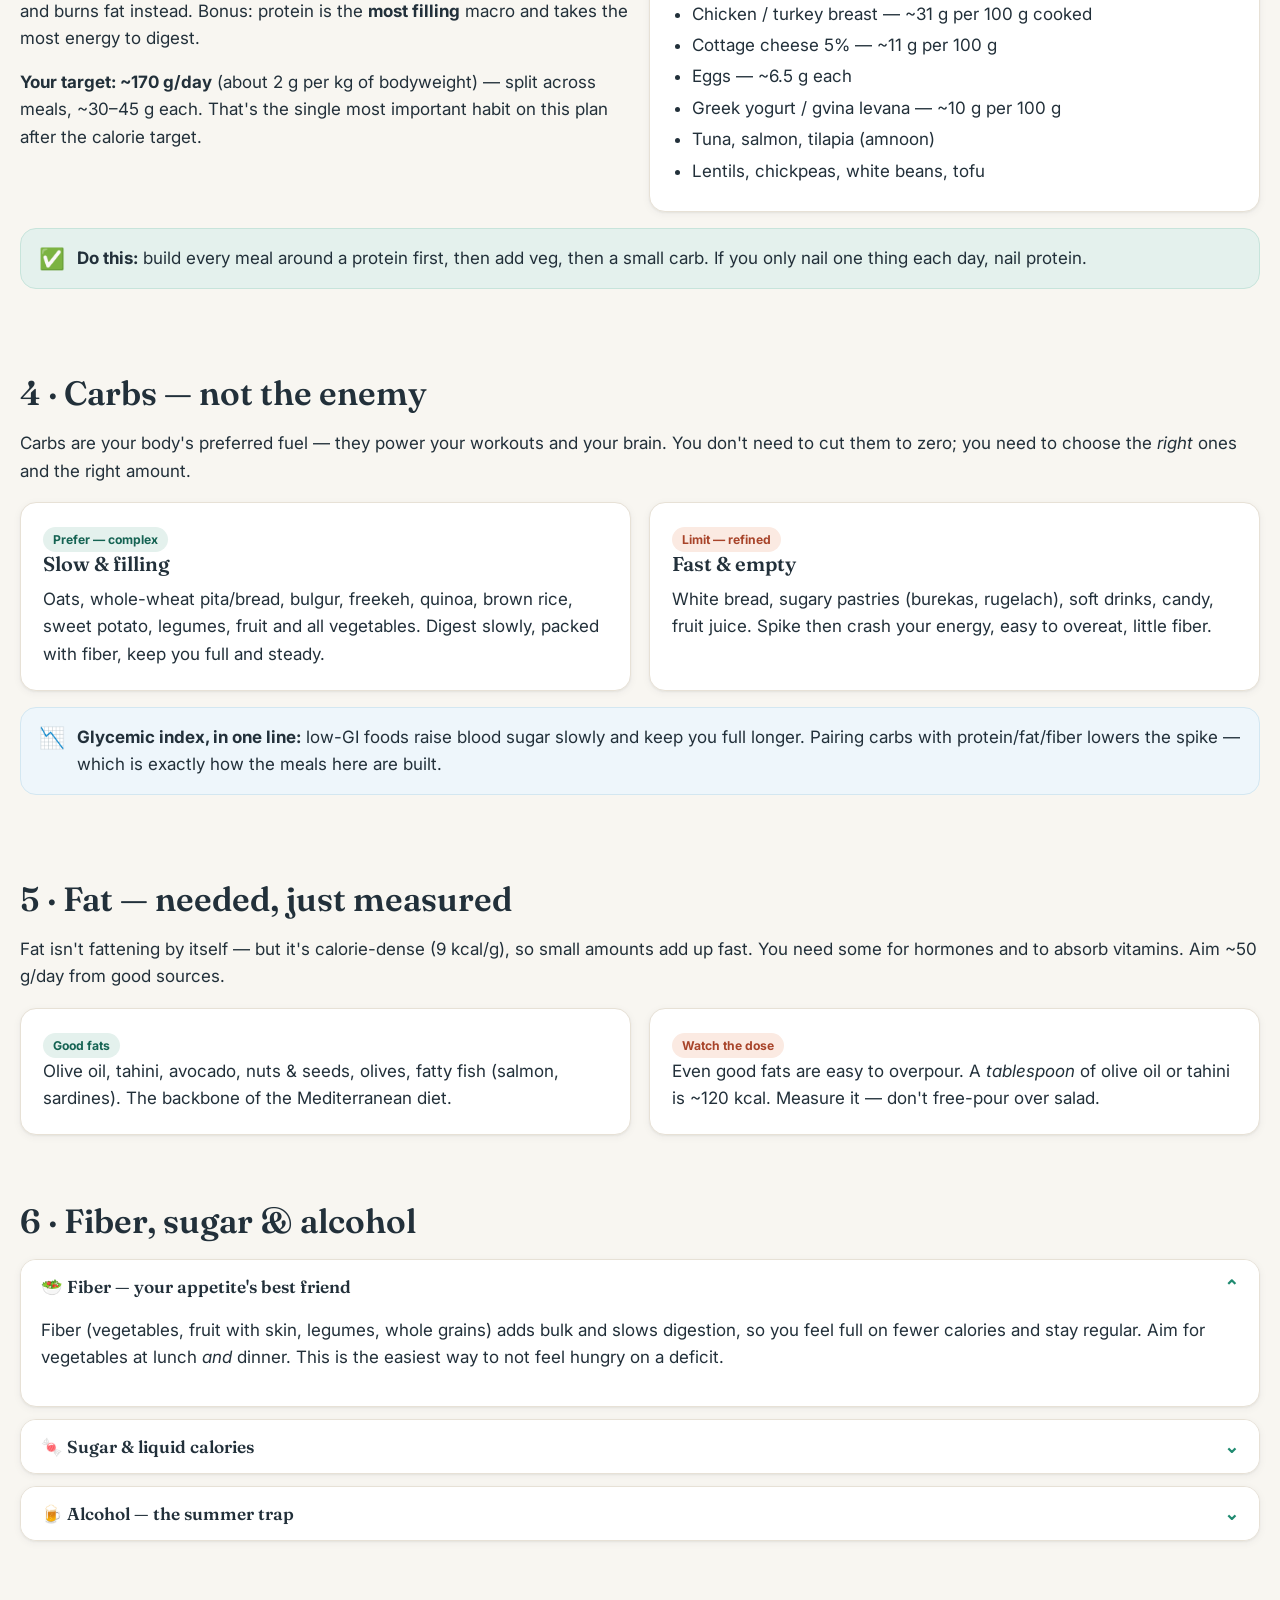
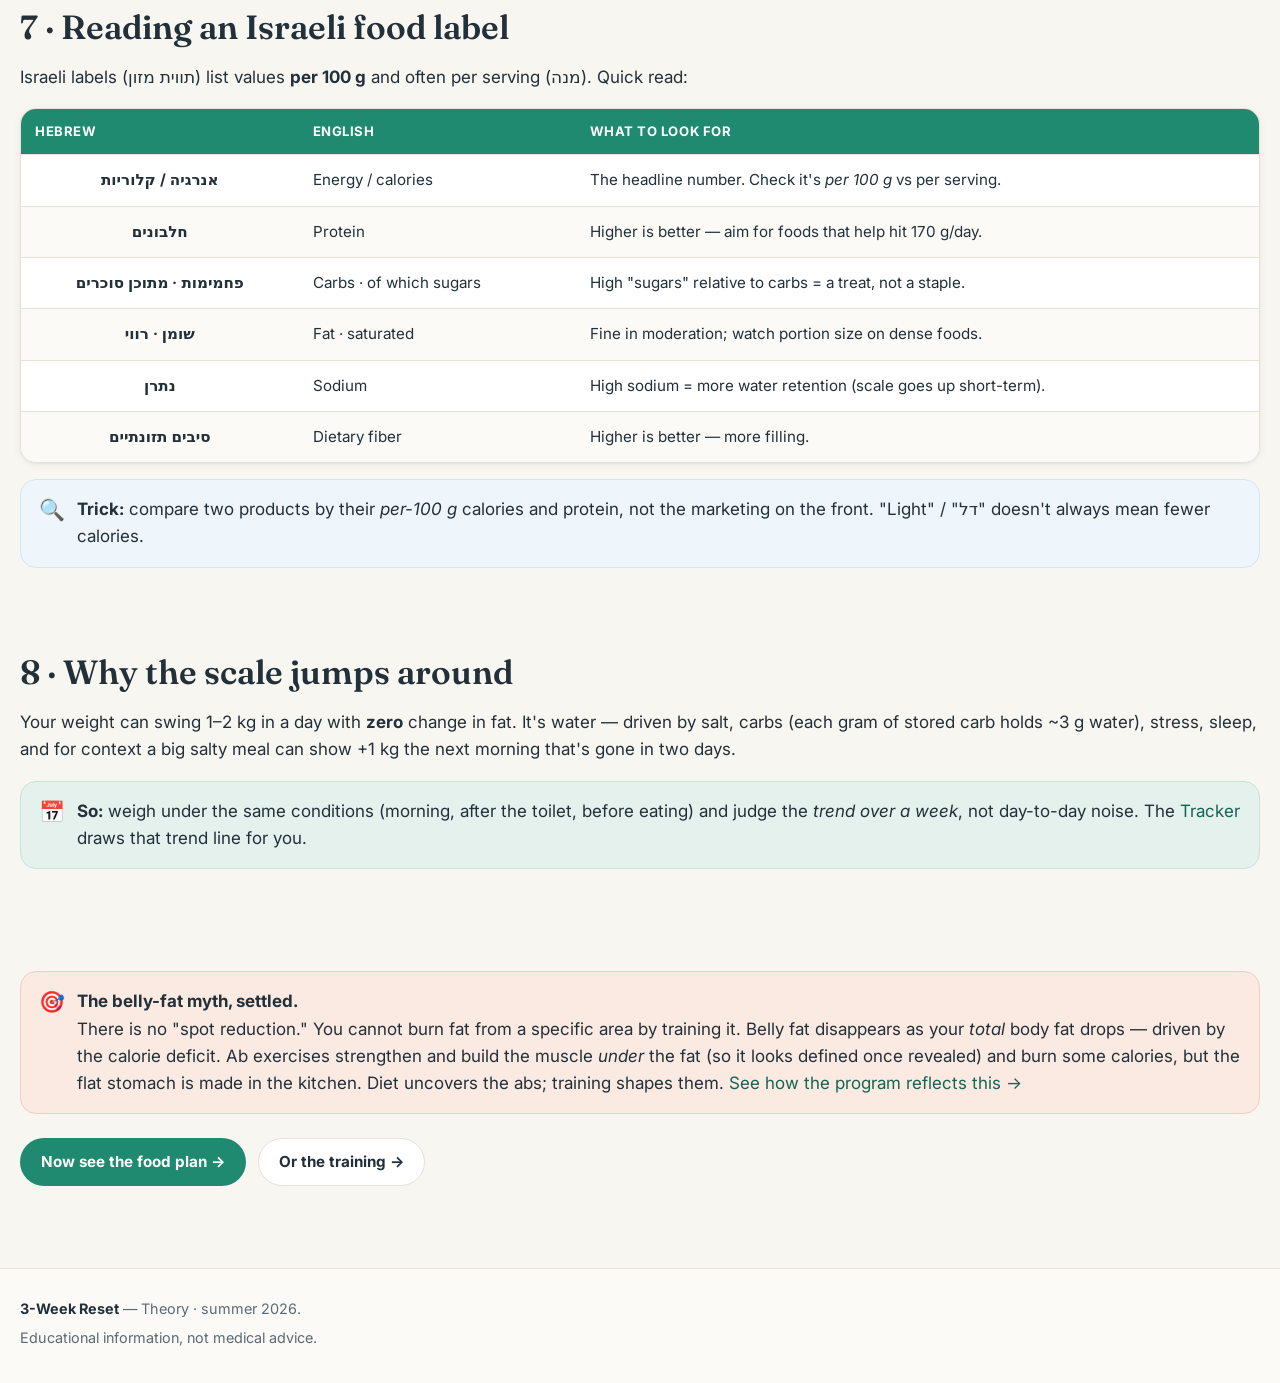
<file: nutrition.html>
<!DOCTYPE html>
<html lang="en">
<head>
  <meta charset="UTF-8" />
  <meta name="viewport" content="width=device-width, initial-scale=1.0" />
  <title>Theory — How Food Makes You Lose Fat</title>
  <meta name="description" content="Plain-language nutrition theory: calories, deficit, protein, carbs, fat, fiber, sugar, alcohol and reading labels." />
  <link rel="preconnect" href="https://fonts.googleapis.com" />
  <link rel="preconnect" href="https://fonts.gstatic.com" crossorigin />
  <link href="https://fonts.googleapis.com/css2?family=Fraunces:opsz,wght@9..144,500;9..144,600&family=Inter:wght@400;500;600;700&display=swap" rel="stylesheet" />
  <link rel="icon" href="assets/favicon.svg" type="image/svg+xml" />
  <link rel="stylesheet" href="assets/styles.css" />
</head>
<body>
  <header class="nav">
    <div class="container nav-inner">
      <a class="brand" href="index.html"><span class="dot">◆</span> 3-Week Reset</a>
      <button class="nav-toggle" aria-label="Menu">☰</button>
      <nav class="nav-links">
        <a href="index.html">Home</a>
        <a href="food-plan.html">Food Plan</a>
        <a href="nutrition.html">Theory</a>
        <a href="exercises.html">Exercises</a>
        <a href="shopping-list.html">Shopping</a>
        <a href="tracker.html">Tracker</a>
        <a href="tips.html">Tips</a>
      </nav>
    </div>
  </header>

  <section class="hero">
    <div class="container">
      <span class="eyebrow">The theory · 8-minute read</span>
      <h1>Why food — not crunches — loses fat</h1>
      <p class="lead">You don't need to memorise this. Read it once and the food plan will feel obvious instead of like rules to obey.</p>
    </div>
  </section>

  <section class="section-tight">
    <div class="container">
      <div class="card">
        <h3 class="mt-0">The one-paragraph version</h3>
        <p class="mb-0">Your body runs on energy measured in <strong>calories</strong>. Eat fewer than you burn and your body makes up the difference by burning stored fat — that's a <strong>calorie deficit</strong>, the <em>only</em> thing that loses fat. <strong>Protein</strong> keeps you full and protects muscle while you do it. <strong>Fiber</strong> (from veg, fruit, whole grains, legumes) keeps you full on fewer calories. <strong>Sugar, refined carbs and alcohol</strong> add calories fast without filling you up. Everything below is just detail on that sentence.</p>
      </div>
    </div>
  </section>

  <!-- CALORIES -->
  <section class="section" id="calories">
    <div class="container">
      <h2>1 · Calories & the deficit</h2>
      <p>A calorie is a unit of energy. You burn calories just being alive (breathing, organs, brain) plus everything you do. Your daily burn is your <strong>TDEE</strong>. Here's a worked example for a mostly-seated day:</p>
      <div class="grid cols-4 mt-1">
        <div class="stat"><div class="k">≈1,760</div><div class="l">BMR — at rest</div><div class="s">Just to keep you alive</div></div>
        <div class="stat"><div class="k">≈2,110</div><div class="l">Maintenance (TDEE)</div><div class="s">Low daily movement</div></div>
        <div class="stat"><div class="k">≈1,650</div><div class="l">Plan target intake</div><div class="s">~500 kcal/day under</div></div>
        <div class="stat"><div class="k">7,700</div><div class="l">kcal ≈ 1 kg fat</div><div class="s">The "exchange rate"</div></div>
      </div>
      <div class="callout info mt-2">
        <span class="ci">🧮</span>
        <div><strong>The math, simply:</strong> a 500 kcal daily deficit × 7 days = 3,500 kcal ≈ <strong>0.45 kg of fat a week</strong>. Add the workouts and daily steps and you nudge toward 0.6–0.75 kg. Over 3 weeks that's ~2–2.5&nbsp;kg of real fat, plus water weight that drops fast in week one.</div>
      </div>
      <div class="callout warn">
        <span class="ci">⛔</span>
        <div><strong>Don't go too low.</strong> Eating far below 1,500 kcal backfires: you lose muscle, energy and sleep, and you rebound. A <em>moderate</em> deficit you can actually sustain beats a brutal one you quit on day 9. <a href="index.html">See the realistic target →</a></div>
      </div>
    </div>
  </section>

  <!-- MACROS SPLIT -->
  <section class="section-tight">
    <div class="container">
      <h2>2 · Your three macros</h2>
      <p class="muted">Calories come from three nutrients — protein, carbs, fat. Here's how the ~1,650 kcal target splits:</p>
      <div class="split mt-1" aria-hidden="true">
        <span class="p" style="flex: 680">Protein 41%</span>
        <span class="c" style="flex: 520">Carbs 31%</span>
        <span class="f" style="flex: 450">Fat 28%</span>
      </div>
      <div class="macro-pills mt-2">
        <span class="macro-pill protein"><b>170 g</b> protein · 680 kcal</span>
        <span class="macro-pill carbs"><b>130 g</b> carbs · 520 kcal</span>
        <span class="macro-pill fat"><b>50 g</b> fat · 450 kcal</span>
      </div>
      <p class="muted mt-1"><small>1 g protein = 4 kcal · 1 g carb = 4 kcal · 1 g fat = 9 kcal · 1 g alcohol = 7 kcal.</small></p>
    </div>
  </section>

  <!-- PROTEIN -->
  <section class="section" id="protein">
    <div class="container">
      <h2>3 · Protein — the non-negotiable</h2>
      <div class="grid cols-2">
        <div>
          <p>Protein is the building block of muscle. In a deficit your body looks for tissue to break down for energy — eat enough protein and it spares your muscle and burns fat instead. Bonus: protein is the <strong>most filling</strong> macro and takes the most energy to digest.</p>
          <p><strong>Your target: ~170 g/day</strong> (about 2 g per kg of bodyweight) — split across meals, ~30–45 g each. That's the single most important habit on this plan after the calorie target.</p>
        </div>
        <div class="card">
          <h3 class="mt-0">Easy protein in Israel</h3>
          <ul class="mb-0">
            <li>Chicken / turkey breast — ~31 g per 100 g cooked</li>
            <li>Cottage cheese 5% — ~11 g per 100 g</li>
            <li>Eggs — ~6.5 g each</li>
            <li>Greek yogurt / gvina levana — ~10 g per 100 g</li>
            <li>Tuna, salmon, tilapia (amnoon)</li>
            <li>Lentils, chickpeas, white beans, tofu</li>
          </ul>
        </div>
      </div>
      <div class="callout good mt-2"><span class="ci">✅</span><div><strong>Do this:</strong> build every meal around a protein first, then add veg, then a small carb. If you only nail one thing each day, nail protein.</div></div>
    </div>
  </section>

  <!-- CARBS -->
  <section class="section-tight" id="carbs">
    <div class="container">
      <h2>4 · Carbs — not the enemy</h2>
      <p>Carbs are your body's preferred fuel — they power your workouts and your brain. You don't need to cut them to zero; you need to choose the <em>right</em> ones and the right amount.</p>
      <div class="grid cols-2 mt-1">
        <div class="card"><span class="badge teal">Prefer — complex</span><h3>Slow & filling</h3><p class="mb-0">Oats, whole-wheat pita/bread, bulgur, freekeh, quinoa, brown rice, sweet potato, legumes, fruit and all vegetables. Digest slowly, packed with fiber, keep you full and steady.</p></div>
        <div class="card"><span class="badge terra">Limit — refined</span><h3>Fast & empty</h3><p class="mb-0">White bread, sugary pastries (burekas, rugelach), soft drinks, candy, fruit juice. Spike then crash your energy, easy to overeat, little fiber.</p></div>
      </div>
      <div class="callout info mt-2"><span class="ci">📉</span><div><strong>Glycemic index, in one line:</strong> low-GI foods raise blood sugar slowly and keep you full longer. Pairing carbs with protein/fat/fiber lowers the spike — which is exactly how the meals here are built.</div></div>
    </div>
  </section>

  <!-- FATS -->
  <section class="section" id="fats">
    <div class="container">
      <h2>5 · Fat — needed, just measured</h2>
      <p>Fat isn't fattening by itself — but it's calorie-dense (9 kcal/g), so small amounts add up fast. You need some for hormones and to absorb vitamins. Aim ~50 g/day from good sources.</p>
      <div class="grid cols-2 mt-1">
        <div class="card"><span class="badge teal">Good fats</span><p class="mb-0">Olive oil, tahini, avocado, nuts & seeds, olives, fatty fish (salmon, sardines). The backbone of the Mediterranean diet.</p></div>
        <div class="card"><span class="badge terra">Watch the dose</span><p class="mb-0">Even good fats are easy to overpour. A <em>tablespoon</em> of olive oil or tahini is ~120 kcal. Measure it — don't free-pour over salad.</p></div>
      </div>
    </div>
  </section>

  <!-- FIBER, SUGAR, ALCOHOL -->
  <section class="section-tight">
    <div class="container">
      <h2>6 · Fiber, sugar & alcohol</h2>
      <div class="accordion">
        <button class="acc-head" aria-expanded="true">🥗 Fiber — your appetite's best friend <span class="chev">⌄</span></button>
        <div class="acc-body open"><p>Fiber (vegetables, fruit with skin, legumes, whole grains) adds bulk and slows digestion, so you feel full on fewer calories and stay regular. Aim for vegetables at lunch <em>and</em> dinner. This is the easiest way to not feel hungry on a deficit.</p></div>
      </div>
      <div class="accordion">
        <button class="acc-head">🍬 Sugar & liquid calories <span class="chev">⌄</span></button>
        <div class="acc-body"><p>Sugar isn't poison, but it's calorie-dense and doesn't fill you up — especially when you <em>drink</em> it. A glass of juice or a soft drink can be 120–150 kcal that your body barely notices. Swap to water, soda water, unsweetened iced coffee or tea. This one swap alone can be a chunk of your daily deficit.</p></div>
      </div>
      <div class="accordion">
        <button class="acc-head">🍺 Alcohol — the summer trap <span class="chev">⌄</span></button>
        <div class="acc-body"><p>Alcohol is 7 kcal/g — almost as dense as fat — with zero nutrition, and it pauses fat-burning while your body processes it. A 500 ml beer is ~200 kcal; two and you've erased a day's deficit, plus it loosens your food choices. For these 3 weeks, keep it to a rare single drink, or skip it. If you do drink, make it your "carb" for that meal.</p></div>
      </div>
    </div>
  </section>

  <!-- LABELS -->
  <section class="section" id="labels">
    <div class="container">
      <h2>7 · Reading an Israeli food label</h2>
      <p>Israeli labels (תווית מזון) list values <strong>per 100 g</strong> and often per serving (מנה). Quick read:</p>
      <div class="table-wrap">
        <table>
          <thead><tr><th>Hebrew</th><th>English</th><th>What to look for</th></tr></thead>
          <tbody>
            <tr><th>אנרגיה / קלוריות</th><td>Energy / calories</td><td>The headline number. Check it's <em>per 100 g</em> vs per serving.</td></tr>
            <tr><th>חלבונים</th><td>Protein</td><td>Higher is better — aim for foods that help hit 170 g/day.</td></tr>
            <tr><th>פחמימות · מתוכן סוכרים</th><td>Carbs · of which sugars</td><td>High "sugars" relative to carbs = a treat, not a staple.</td></tr>
            <tr><th>שומן · רווי</th><td>Fat · saturated</td><td>Fine in moderation; watch portion size on dense foods.</td></tr>
            <tr><th>נתרן</th><td>Sodium</td><td>High sodium = more water retention (scale goes up short-term).</td></tr>
            <tr><th>סיבים תזונתיים</th><td>Dietary fiber</td><td>Higher is better — more filling.</td></tr>
          </tbody>
        </table>
      </div>
      <div class="callout info mt-2"><span class="ci">🔍</span><div><strong>Trick:</strong> compare two products by their <em>per-100 g</em> calories and protein, not the marketing on the front. "Light" / "דל" doesn't always mean fewer calories.</div></div>
    </div>
  </section>

  <!-- SCALE -->
  <section class="section-tight" id="scale">
    <div class="container">
      <h2>8 · Why the scale jumps around</h2>
      <p>Your weight can swing 1–2 kg in a day with <strong>zero</strong> change in fat. It's water — driven by salt, carbs (each gram of stored carb holds ~3 g water), stress, sleep, and for context a big salty meal can show +1 kg the next morning that's gone in two days.</p>
      <div class="callout good"><span class="ci">📅</span><div><strong>So:</strong> weigh under the same conditions (morning, after the toilet, before eating) and judge the <em>trend over a week</em>, not day-to-day noise. The <a href="tracker.html">Tracker</a> draws that trend line for you.</div></div>
    </div>
  </section>

  <!-- MYTH -->
  <section class="section" id="myth">
    <div class="container">
      <div class="callout danger">
        <span class="ci">🎯</span>
        <div>
          <strong>The belly-fat myth, settled.</strong>
          <p class="mb-0">There is no "spot reduction." You cannot burn fat from a specific area by training it. Belly fat disappears as your <em>total</em> body fat drops — driven by the calorie deficit. Ab exercises strengthen and build the muscle <em>under</em> the fat (so it looks defined once revealed) and burn some calories, but the flat stomach is made in the kitchen. Diet uncovers the abs; training shapes them. <a href="exercises.html#principles">See how the program reflects this →</a></p>
        </div>
      </div>
      <div class="btn-row mt-3">
        <a class="btn btn-primary" href="food-plan.html">Now see the food plan →</a>
        <a class="btn btn-ghost" href="exercises.html">Or the training →</a>
      </div>
    </div>
  </section>

  <footer class="footer">
    <div class="container">
      <p><strong>3-Week Reset</strong> — Theory · summer <span data-year>2026</span>.</p>
      <p>Educational information, not medical advice.</p>
    </div>
  </footer>

  <script src="assets/app.js"></script>
</body>
</html>
</file>
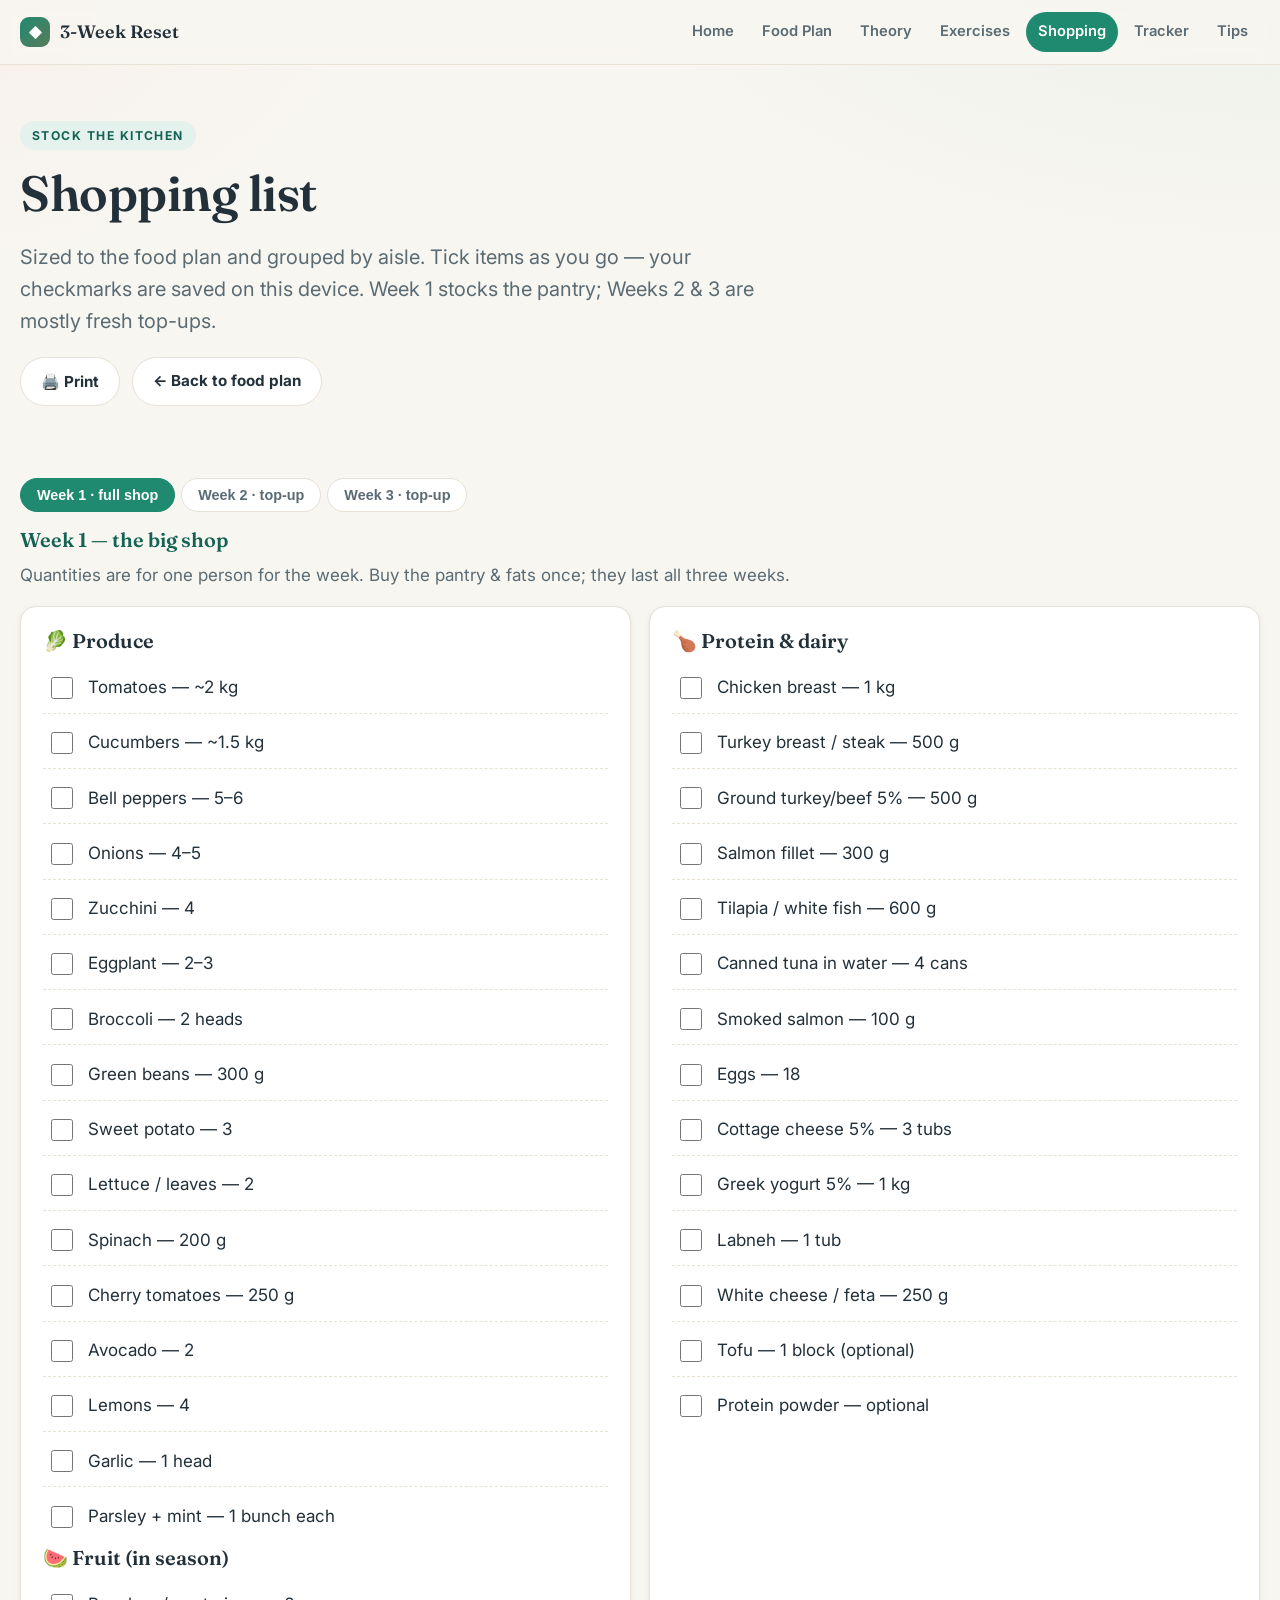
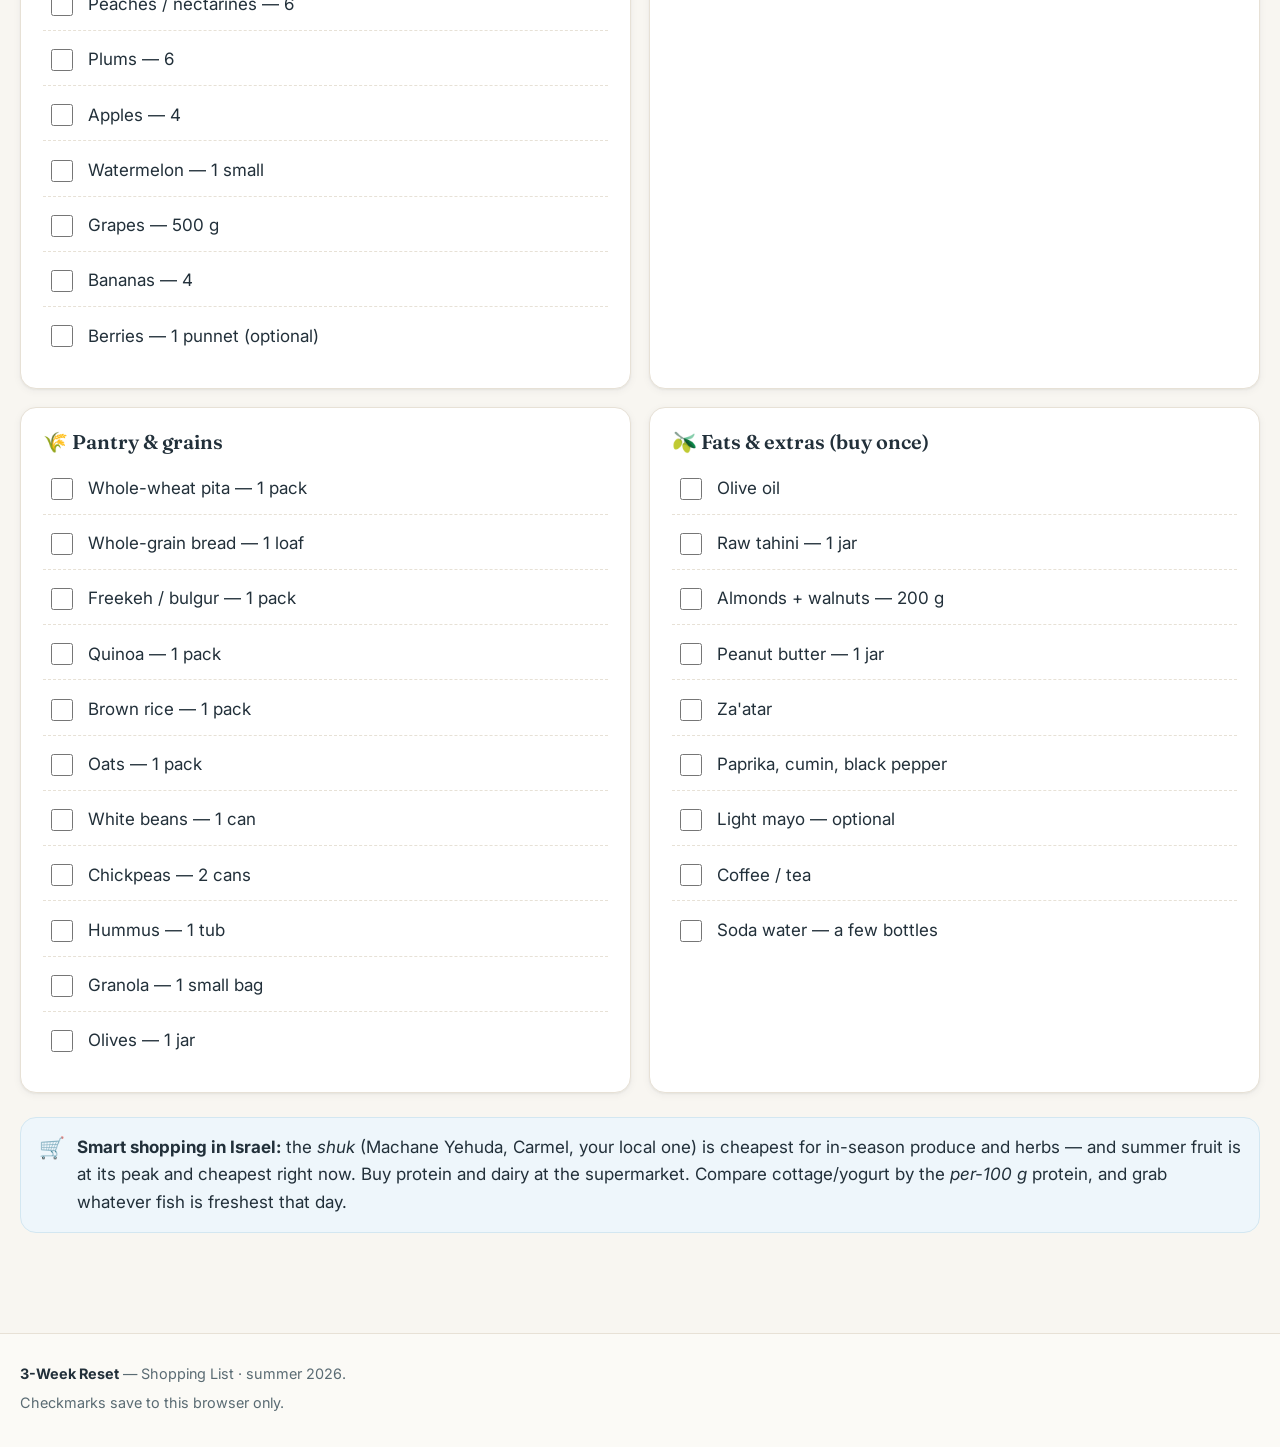
<file: shopping-list.html>
<!DOCTYPE html>
<html lang="en">
<head>
  <meta charset="UTF-8" />
  <meta name="viewport" content="width=device-width, initial-scale=1.0" />
  <title>Shopping List — Weekly Groceries</title>
  <meta name="description" content="Weekly grocery lists matched to the 3-week food plan, grouped by aisle. Tick items as you shop — it remembers." />
  <link rel="preconnect" href="https://fonts.googleapis.com" />
  <link rel="preconnect" href="https://fonts.gstatic.com" crossorigin />
  <link href="https://fonts.googleapis.com/css2?family=Fraunces:opsz,wght@9..144,500;9..144,600&family=Inter:wght@400;500;600;700&display=swap" rel="stylesheet" />
  <link rel="icon" href="assets/favicon.svg" type="image/svg+xml" />
  <link rel="stylesheet" href="assets/styles.css" />
</head>
<body>
  <header class="nav">
    <div class="container nav-inner">
      <a class="brand" href="index.html"><span class="dot">◆</span> 3-Week Reset</a>
      <button class="nav-toggle" aria-label="Menu">☰</button>
      <nav class="nav-links">
        <a href="index.html">Home</a>
        <a href="food-plan.html">Food Plan</a>
        <a href="nutrition.html">Theory</a>
        <a href="exercises.html">Exercises</a>
        <a href="shopping-list.html">Shopping</a>
        <a href="tracker.html">Tracker</a>
        <a href="tips.html">Tips</a>
      </nav>
    </div>
  </header>

  <section class="hero">
    <div class="container">
      <span class="eyebrow">Stock the kitchen</span>
      <h1>Shopping list</h1>
      <p class="lead">Sized to the food plan and grouped by aisle. Tick items as you go — your checkmarks are saved on this device. Week 1 stocks the pantry; Weeks 2 &amp; 3 are mostly fresh top-ups.</p>
      <div class="btn-row mt-2 no-print">
        <button class="btn btn-ghost" onclick="window.print()">🖨️ Print</button>
        <a class="btn btn-ghost" href="food-plan.html">← Back to food plan</a>
      </div>
    </div>
  </section>

  <section class="section">
    <div class="container">
      <div data-tabs>
        <div class="tabs no-print">
          <button class="tab" data-target="s1">Week 1 · full shop</button>
          <button class="tab" data-target="s2">Week 2 · top-up</button>
          <button class="tab" data-target="s3">Week 3 · top-up</button>
        </div>

        <!-- WEEK 1 -->
        <div data-panel="s1">
          <h3 style="color:var(--teal-dark)">Week 1 — the big shop</h3>
          <p class="muted">Quantities are for one person for the week. Buy the pantry &amp; fats once; they last all three weeks.</p>
          <div class="grid cols-2" data-checklist="shop-w1">
            <div class="card">
              <h3 class="mt-0">🥬 Produce</h3>
              <ul class="checklist">
                <li><input type="checkbox" id="w1p1" data-item="tomatoes"><label for="w1p1">Tomatoes — ~2 kg</label></li>
                <li><input type="checkbox" id="w1p2" data-item="cucumbers"><label for="w1p2">Cucumbers — ~1.5 kg</label></li>
                <li><input type="checkbox" id="w1p3" data-item="peppers"><label for="w1p3">Bell peppers — 5–6</label></li>
                <li><input type="checkbox" id="w1p4" data-item="onions"><label for="w1p4">Onions — 4–5</label></li>
                <li><input type="checkbox" id="w1p5" data-item="zucchini"><label for="w1p5">Zucchini — 4</label></li>
                <li><input type="checkbox" id="w1p6" data-item="eggplant"><label for="w1p6">Eggplant — 2–3</label></li>
                <li><input type="checkbox" id="w1p7" data-item="broccoli"><label for="w1p7">Broccoli — 2 heads</label></li>
                <li><input type="checkbox" id="w1p8" data-item="greenbeans"><label for="w1p8">Green beans — 300 g</label></li>
                <li><input type="checkbox" id="w1p9" data-item="sweetpotato"><label for="w1p9">Sweet potato — 3</label></li>
                <li><input type="checkbox" id="w1p10" data-item="lettuce"><label for="w1p10">Lettuce / leaves — 2</label></li>
                <li><input type="checkbox" id="w1p11" data-item="spinach"><label for="w1p11">Spinach — 200 g</label></li>
                <li><input type="checkbox" id="w1p12" data-item="cherrytom"><label for="w1p12">Cherry tomatoes — 250 g</label></li>
                <li><input type="checkbox" id="w1p13" data-item="avocado"><label for="w1p13">Avocado — 2</label></li>
                <li><input type="checkbox" id="w1p14" data-item="lemons"><label for="w1p14">Lemons — 4</label></li>
                <li><input type="checkbox" id="w1p15" data-item="garlic"><label for="w1p15">Garlic — 1 head</label></li>
                <li><input type="checkbox" id="w1p16" data-item="herbs"><label for="w1p16">Parsley + mint — 1 bunch each</label></li>
              </ul>
              <h3>🍉 Fruit (in season)</h3>
              <ul class="checklist">
                <li><input type="checkbox" id="w1f1" data-item="peaches"><label for="w1f1">Peaches / nectarines — 6</label></li>
                <li><input type="checkbox" id="w1f2" data-item="plums"><label for="w1f2">Plums — 6</label></li>
                <li><input type="checkbox" id="w1f3" data-item="apples"><label for="w1f3">Apples — 4</label></li>
                <li><input type="checkbox" id="w1f4" data-item="watermelon"><label for="w1f4">Watermelon — 1 small</label></li>
                <li><input type="checkbox" id="w1f5" data-item="grapes"><label for="w1f5">Grapes — 500 g</label></li>
                <li><input type="checkbox" id="w1f6" data-item="bananas"><label for="w1f6">Bananas — 4</label></li>
                <li><input type="checkbox" id="w1f7" data-item="berries"><label for="w1f7">Berries — 1 punnet (optional)</label></li>
              </ul>
            </div>

            <div class="card">
              <h3 class="mt-0">🍗 Protein &amp; dairy</h3>
              <ul class="checklist">
                <li><input type="checkbox" id="w1m1" data-item="chicken"><label for="w1m1">Chicken breast — 1 kg</label></li>
                <li><input type="checkbox" id="w1m2" data-item="turkey"><label for="w1m2">Turkey breast / steak — 500 g</label></li>
                <li><input type="checkbox" id="w1m3" data-item="ground"><label for="w1m3">Ground turkey/beef 5% — 500 g</label></li>
                <li><input type="checkbox" id="w1m4" data-item="salmon"><label for="w1m4">Salmon fillet — 300 g</label></li>
                <li><input type="checkbox" id="w1m5" data-item="whitefish"><label for="w1m5">Tilapia / white fish — 600 g</label></li>
                <li><input type="checkbox" id="w1m6" data-item="tuna"><label for="w1m6">Canned tuna in water — 4 cans</label></li>
                <li><input type="checkbox" id="w1m7" data-item="smokedsalmon"><label for="w1m7">Smoked salmon — 100 g</label></li>
                <li><input type="checkbox" id="w1m8" data-item="eggs"><label for="w1m8">Eggs — 18</label></li>
                <li><input type="checkbox" id="w1m9" data-item="cottage"><label for="w1m9">Cottage cheese 5% — 3 tubs</label></li>
                <li><input type="checkbox" id="w1m10" data-item="greekyog"><label for="w1m10">Greek yogurt 5% — 1 kg</label></li>
                <li><input type="checkbox" id="w1m11" data-item="labneh"><label for="w1m11">Labneh — 1 tub</label></li>
                <li><input type="checkbox" id="w1m12" data-item="whitecheese"><label for="w1m12">White cheese / feta — 250 g</label></li>
                <li><input type="checkbox" id="w1m13" data-item="tofu"><label for="w1m13">Tofu — 1 block (optional)</label></li>
                <li><input type="checkbox" id="w1m14" data-item="protein"><label for="w1m14">Protein powder — optional</label></li>
              </ul>
            </div>

            <div class="card">
              <h3 class="mt-0">🌾 Pantry &amp; grains</h3>
              <ul class="checklist">
                <li><input type="checkbox" id="w1g1" data-item="pita"><label for="w1g1">Whole-wheat pita — 1 pack</label></li>
                <li><input type="checkbox" id="w1g2" data-item="bread"><label for="w1g2">Whole-grain bread — 1 loaf</label></li>
                <li><input type="checkbox" id="w1g3" data-item="freekeh"><label for="w1g3">Freekeh / bulgur — 1 pack</label></li>
                <li><input type="checkbox" id="w1g4" data-item="quinoa"><label for="w1g4">Quinoa — 1 pack</label></li>
                <li><input type="checkbox" id="w1g5" data-item="rice"><label for="w1g5">Brown rice — 1 pack</label></li>
                <li><input type="checkbox" id="w1g6" data-item="oats"><label for="w1g6">Oats — 1 pack</label></li>
                <li><input type="checkbox" id="w1g7" data-item="whitebeans"><label for="w1g7">White beans — 1 can</label></li>
                <li><input type="checkbox" id="w1g8" data-item="chickpeas"><label for="w1g8">Chickpeas — 2 cans</label></li>
                <li><input type="checkbox" id="w1g9" data-item="hummus"><label for="w1g9">Hummus — 1 tub</label></li>
                <li><input type="checkbox" id="w1g10" data-item="granola"><label for="w1g10">Granola — 1 small bag</label></li>
                <li><input type="checkbox" id="w1g11" data-item="olives"><label for="w1g11">Olives — 1 jar</label></li>
              </ul>
            </div>

            <div class="card">
              <h3 class="mt-0">🫒 Fats &amp; extras (buy once)</h3>
              <ul class="checklist">
                <li><input type="checkbox" id="w1x1" data-item="oliveoil"><label for="w1x1">Olive oil</label></li>
                <li><input type="checkbox" id="w1x2" data-item="tahini"><label for="w1x2">Raw tahini — 1 jar</label></li>
                <li><input type="checkbox" id="w1x3" data-item="nuts"><label for="w1x3">Almonds + walnuts — 200 g</label></li>
                <li><input type="checkbox" id="w1x4" data-item="pb"><label for="w1x4">Peanut butter — 1 jar</label></li>
                <li><input type="checkbox" id="w1x5" data-item="zaatar"><label for="w1x5">Za'atar</label></li>
                <li><input type="checkbox" id="w1x6" data-item="spices"><label for="w1x6">Paprika, cumin, black pepper</label></li>
                <li><input type="checkbox" id="w1x7" data-item="mayo"><label for="w1x7">Light mayo — optional</label></li>
                <li><input type="checkbox" id="w1x8" data-item="coffee"><label for="w1x8">Coffee / tea</label></li>
                <li><input type="checkbox" id="w1x9" data-item="sodawater"><label for="w1x9">Soda water — a few bottles</label></li>
              </ul>
            </div>
          </div>
        </div>

        <!-- WEEK 2 -->
        <div data-panel="s2">
          <h3 style="color:var(--teal-dark)">Week 2 — fresh top-up</h3>
          <p class="muted">Your pantry &amp; fats are stocked. Re-buy perishables and a couple of new items (lentils, denis).</p>
          <div class="grid cols-2" data-checklist="shop-w2">
            <div class="card">
              <h3 class="mt-0">🥬 Produce &amp; fruit</h3>
              <ul class="checklist">
                <li><input type="checkbox" id="w2p1" data-item="tomatoes"><label for="w2p1">Tomatoes — ~2 kg</label></li>
                <li><input type="checkbox" id="w2p2" data-item="cucumbers"><label for="w2p2">Cucumbers — ~1.5 kg</label></li>
                <li><input type="checkbox" id="w2p3" data-item="peppers"><label for="w2p3">Bell peppers — 5</label></li>
                <li><input type="checkbox" id="w2p4" data-item="zucchini"><label for="w2p4">Zucchini + eggplant — 3 + 2</label></li>
                <li><input type="checkbox" id="w2p5" data-item="broccoli"><label for="w2p5">Broccoli / green beans</label></li>
                <li><input type="checkbox" id="w2p6" data-item="leaves"><label for="w2p6">Lettuce, spinach, herbs</label></li>
                <li><input type="checkbox" id="w2p7" data-item="onionslemon"><label for="w2p7">Onions, garlic, lemons</label></li>
                <li><input type="checkbox" id="w2p8" data-item="avocado"><label for="w2p8">Avocado — 2</label></li>
                <li><input type="checkbox" id="w2p9" data-item="sweetpotato"><label for="w2p9">Sweet potato — 3</label></li>
                <li><input type="checkbox" id="w2p10" data-item="fruit"><label for="w2p10">Seasonal fruit: peaches, plums, grapes, watermelon</label></li>
                <li><input type="checkbox" id="w2p11" data-item="bananas"><label for="w2p11">Bananas + apples</label></li>
                <li><input type="checkbox" id="w2p12" data-item="berries"><label for="w2p12">Berries — 1 punnet</label></li>
              </ul>
            </div>
            <div class="card">
              <h3 class="mt-0">🍗 Protein, dairy &amp; new items</h3>
              <ul class="checklist">
                <li><input type="checkbox" id="w2m1" data-item="chicken"><label for="w2m1">Chicken breast — 1 kg</label></li>
                <li><input type="checkbox" id="w2m2" data-item="turkey"><label for="w2m2">Turkey breast / ground — 700 g</label></li>
                <li><input type="checkbox" id="w2m3" data-item="salmon"><label for="w2m3">Salmon — 300 g</label></li>
                <li><input type="checkbox" id="w2m4" data-item="denis"><label for="w2m4">Denis / sea bream — 600 g</label></li>
                <li><input type="checkbox" id="w2m5" data-item="tuna"><label for="w2m5">Canned tuna — 3 cans</label></li>
                <li><input type="checkbox" id="w2m6" data-item="eggs"><label for="w2m6">Eggs — 18</label></li>
                <li><input type="checkbox" id="w2m7" data-item="cottage"><label for="w2m7">Cottage 5% — 3 tubs</label></li>
                <li><input type="checkbox" id="w2m8" data-item="greekyog"><label for="w2m8">Greek yogurt — 1 kg</label></li>
                <li><input type="checkbox" id="w2m9" data-item="labneh"><label for="w2m9">Labneh + white cheese</label></li>
                <li><input type="checkbox" id="w2m10" data-item="lentils"><label for="w2m10">Lentils — 1 pack (new)</label></li>
                <li><input type="checkbox" id="w2m11" data-item="edamame"><label for="w2m11">Edamame — 1 bag (new)</label></li>
                <li><input type="checkbox" id="w2m12" data-item="tofu"><label for="w2m12">Tofu — 1 block</label></li>
                <li><input type="checkbox" id="w2m13" data-item="hummus"><label for="w2m13">Hummus — 1 tub</label></li>
                <li><input type="checkbox" id="w2m14" data-item="grains"><label for="w2m14">Top up: pita, bread, any grain run low</label></li>
              </ul>
            </div>
          </div>
        </div>

        <!-- WEEK 3 -->
        <div data-panel="s3">
          <h3 style="color:var(--terracotta)">Week 3 — fresh top-up (lean finish)</h3>
          <p class="muted">Lean into protein &amp; veg, lighter on grains. Re-buy perishables.</p>
          <div class="grid cols-2" data-checklist="shop-w3">
            <div class="card">
              <h3 class="mt-0">🥬 Produce &amp; fruit</h3>
              <ul class="checklist">
                <li><input type="checkbox" id="w3p1" data-item="tomcuc"><label for="w3p1">Tomatoes + cucumbers — ~3.5 kg total</label></li>
                <li><input type="checkbox" id="w3p2" data-item="peppers"><label for="w3p2">Bell peppers — 6</label></li>
                <li><input type="checkbox" id="w3p3" data-item="greenveg"><label for="w3p3">Zucchini, eggplant, broccoli, green beans — extra (more veg this week)</label></li>
                <li><input type="checkbox" id="w3p4" data-item="cauliflower"><label for="w3p4">Cauliflower — 1–2 (for cauli-rice)</label></li>
                <li><input type="checkbox" id="w3p5" data-item="leaves"><label for="w3p5">Lettuce, spinach, herbs</label></li>
                <li><input type="checkbox" id="w3p6" data-item="onionslemon"><label for="w3p6">Onions, garlic, lemons</label></li>
                <li><input type="checkbox" id="w3p7" data-item="avocado"><label for="w3p7">Avocado — 1</label></li>
                <li><input type="checkbox" id="w3p8" data-item="sweetpotato"><label for="w3p8">Sweet potato — 2</label></li>
                <li><input type="checkbox" id="w3p9" data-item="fruit"><label for="w3p9">Seasonal fruit: peaches, plums, watermelon, berries</label></li>
              </ul>
            </div>
            <div class="card">
              <h3 class="mt-0">🍗 Protein &amp; dairy</h3>
              <ul class="checklist">
                <li><input type="checkbox" id="w3m1" data-item="chicken"><label for="w3m1">Chicken breast — 1.2 kg (more this week)</label></li>
                <li><input type="checkbox" id="w3m2" data-item="turkey"><label for="w3m2">Turkey breast / ground — 700 g</label></li>
                <li><input type="checkbox" id="w3m3" data-item="salmon"><label for="w3m3">Salmon — 300 g</label></li>
                <li><input type="checkbox" id="w3m4" data-item="whitefish"><label for="w3m4">White fish — 600 g</label></li>
                <li><input type="checkbox" id="w3m5" data-item="tuna"><label for="w3m5">Canned tuna — 3 cans</label></li>
                <li><input type="checkbox" id="w3m6" data-item="eggs"><label for="w3m6">Eggs — 18</label></li>
                <li><input type="checkbox" id="w3m7" data-item="cottage"><label for="w3m7">Cottage 5% — 3 tubs</label></li>
                <li><input type="checkbox" id="w3m8" data-item="greekyog"><label for="w3m8">Greek yogurt — 1.5 kg</label></li>
                <li><input type="checkbox" id="w3m9" data-item="labneh"><label for="w3m9">Labneh + white cheese / feta</label></li>
                <li><input type="checkbox" id="w3m10" data-item="tofu"><label for="w3m10">Tofu — 1 block</label></li>
                <li><input type="checkbox" id="w3m11" data-item="hummus"><label for="w3m11">Hummus — 1 small tub</label></li>
                <li><input type="checkbox" id="w3m12" data-item="grains"><label for="w3m12">Small top-up only: thin pita, ⅓-portions of grains</label></li>
              </ul>
            </div>
          </div>
        </div>
      </div>

      <div class="callout info mt-3"><span class="ci">🛒</span><div><strong>Smart shopping in Israel:</strong> the <em>shuk</em> (Machane Yehuda, Carmel, your local one) is cheapest for in-season produce and herbs — and summer fruit is at its peak and cheapest right now. Buy protein and dairy at the supermarket. Compare cottage/yogurt by the <em>per-100 g</em> protein, and grab whatever fish is freshest that day.</div></div>
    </div>
  </section>

  <footer class="footer">
    <div class="container">
      <p><strong>3-Week Reset</strong> — Shopping List · summer <span data-year>2026</span>.</p>
      <p>Checkmarks save to this browser only.</p>
    </div>
  </footer>

  <script src="assets/app.js"></script>
  <script>
    // Persist every shopping checklist independently (keyed by data-checklist).
    document.querySelectorAll('[data-checklist]').forEach(function (c) {
      window.FP.bindChecklist(c, c.getAttribute('data-checklist'));
    });
  </script>
</body>
</html>
</file>
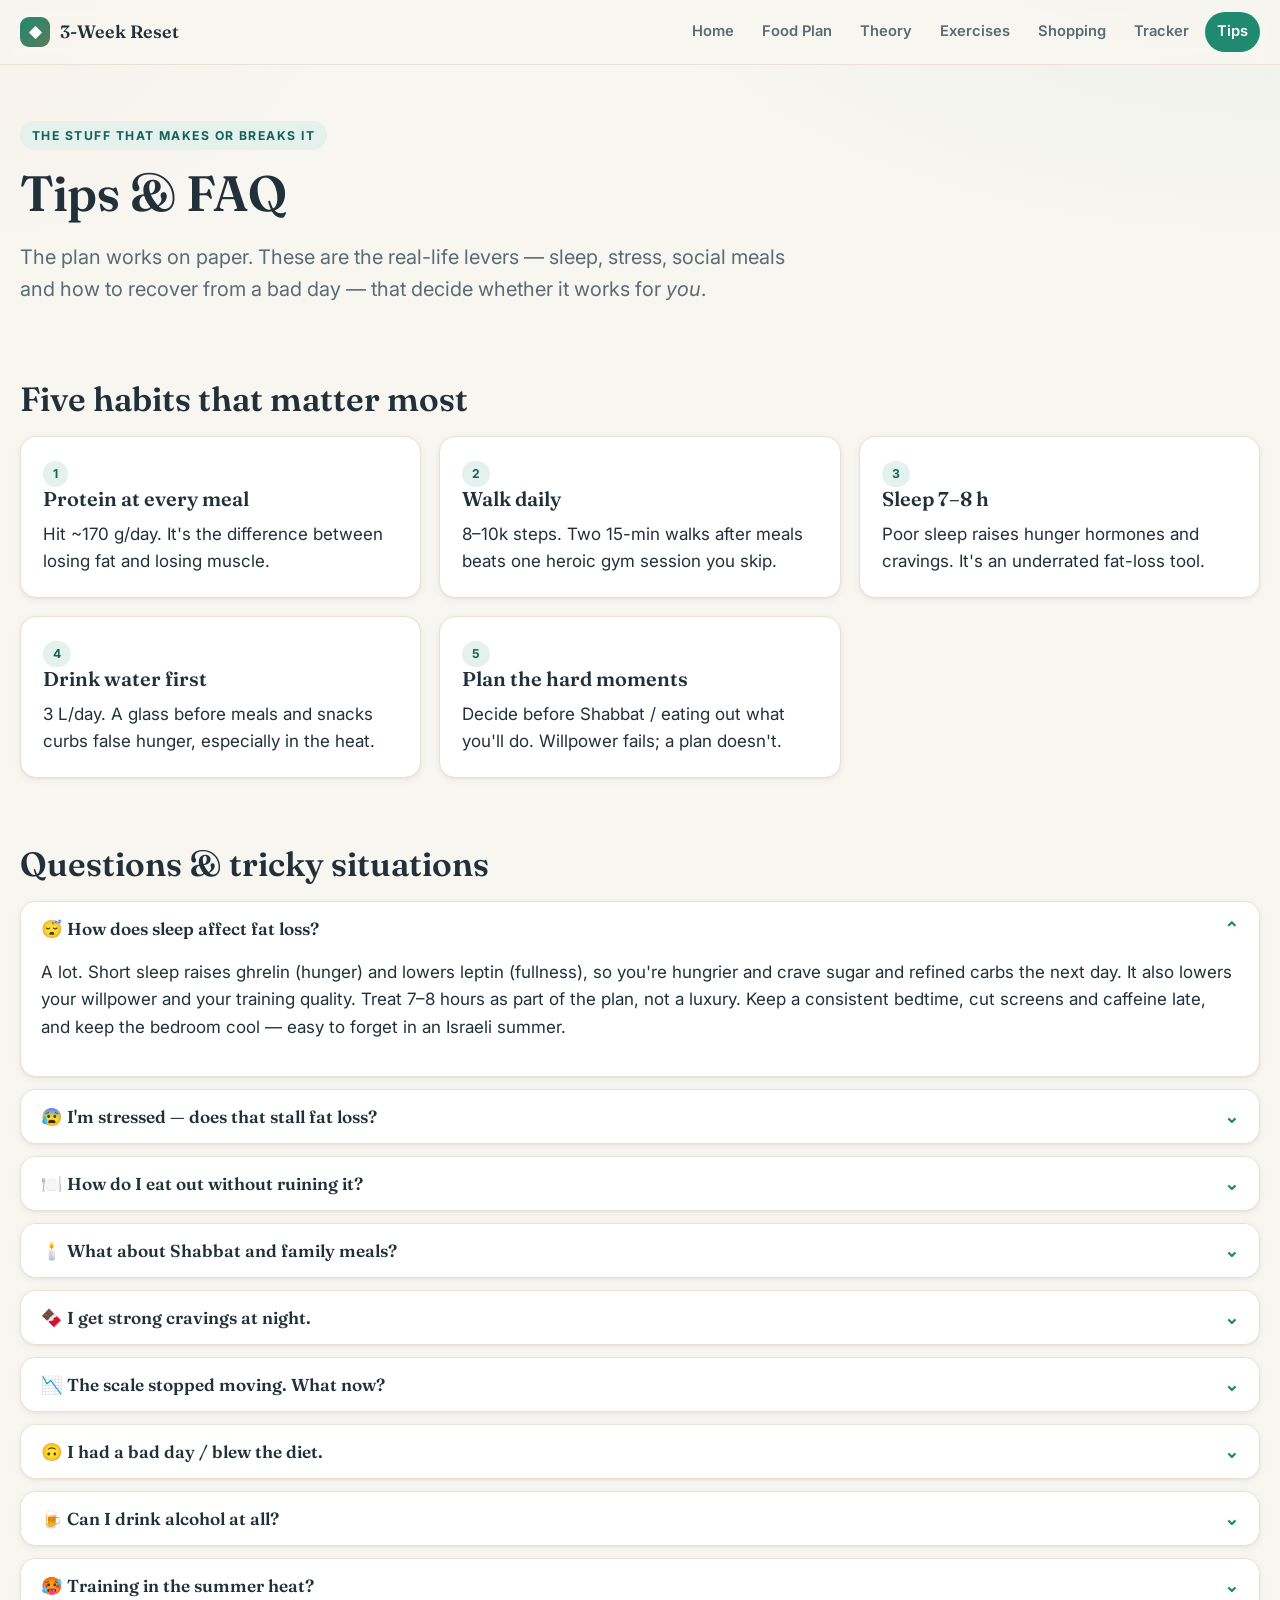
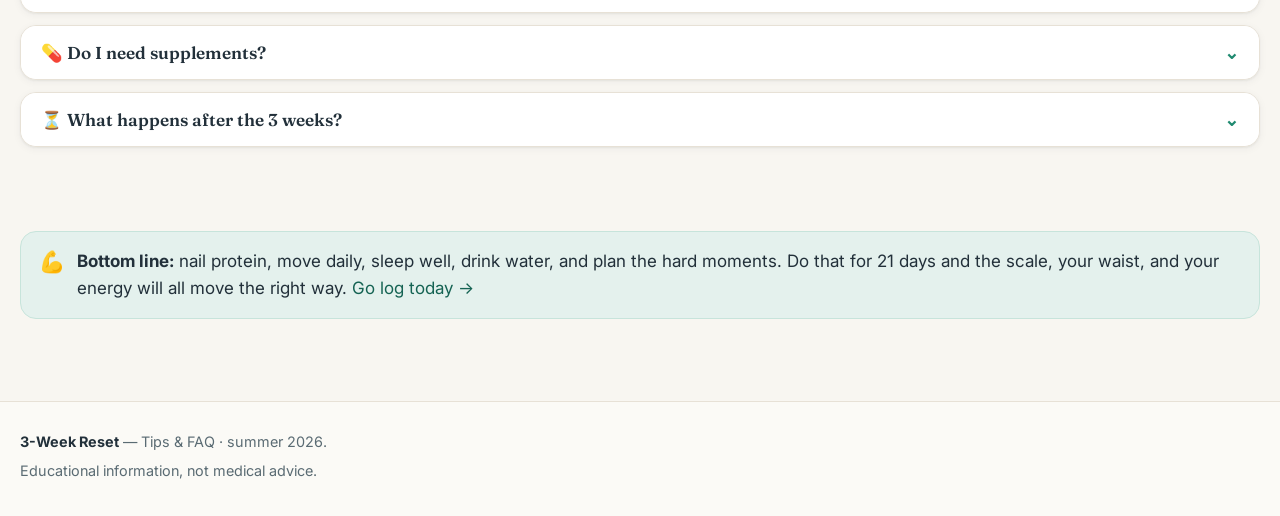
<file: tips.html>
<!DOCTYPE html>
<html lang="en">
<head>
  <meta charset="UTF-8" />
  <meta name="viewport" content="width=device-width, initial-scale=1.0" />
  <title>Tips & FAQ — Make It Work in Real Life</title>
  <meta name="description" content="Sleep, stress, eating out, Shabbat & social meals, cravings, plateaus and what to do when you slip." />
  <link rel="preconnect" href="https://fonts.googleapis.com" />
  <link rel="preconnect" href="https://fonts.gstatic.com" crossorigin />
  <link href="https://fonts.googleapis.com/css2?family=Fraunces:opsz,wght@9..144,500;9..144,600&family=Inter:wght@400;500;600;700&display=swap" rel="stylesheet" />
  <link rel="icon" href="assets/favicon.svg" type="image/svg+xml" />
  <link rel="stylesheet" href="assets/styles.css" />
</head>
<body>
  <header class="nav">
    <div class="container nav-inner">
      <a class="brand" href="index.html"><span class="dot">◆</span> 3-Week Reset</a>
      <button class="nav-toggle" aria-label="Menu">☰</button>
      <nav class="nav-links">
        <a href="index.html">Home</a>
        <a href="food-plan.html">Food Plan</a>
        <a href="nutrition.html">Theory</a>
        <a href="exercises.html">Exercises</a>
        <a href="shopping-list.html">Shopping</a>
        <a href="tracker.html">Tracker</a>
        <a href="tips.html">Tips</a>
      </nav>
    </div>
  </header>

  <section class="hero">
    <div class="container">
      <span class="eyebrow">The stuff that makes or breaks it</span>
      <h1>Tips &amp; FAQ</h1>
      <p class="lead">The plan works on paper. These are the real-life levers — sleep, stress, social meals and how to recover from a bad day — that decide whether it works for <em>you</em>.</p>
    </div>
  </section>

  <!-- KEY HABITS -->
  <section class="section-tight">
    <div class="container">
      <h2>Five habits that matter most</h2>
      <div class="grid cols-3 mt-1">
        <div class="card"><span class="badge teal">1</span><h3>Protein at every meal</h3><p class="mb-0">Hit ~170 g/day. It's the difference between losing fat and losing muscle.</p></div>
        <div class="card"><span class="badge teal">2</span><h3>Walk daily</h3><p class="mb-0">8–10k steps. Two 15-min walks after meals beats one heroic gym session you skip.</p></div>
        <div class="card"><span class="badge teal">3</span><h3>Sleep 7–8 h</h3><p class="mb-0">Poor sleep raises hunger hormones and cravings. It's an underrated fat-loss tool.</p></div>
        <div class="card"><span class="badge teal">4</span><h3>Drink water first</h3><p class="mb-0">3 L/day. A glass before meals and snacks curbs false hunger, especially in the heat.</p></div>
        <div class="card"><span class="badge teal">5</span><h3>Plan the hard moments</h3><p class="mb-0">Decide before Shabbat / eating out what you'll do. Willpower fails; a plan doesn't.</p></div>
      </div>
    </div>
  </section>

  <!-- FAQ ACCORDIONS -->
  <section class="section">
    <div class="container">
      <h2>Questions &amp; tricky situations</h2>

      <div class="accordion">
        <button class="acc-head" aria-expanded="true">😴 How does sleep affect fat loss? <span class="chev">⌄</span></button>
        <div class="acc-body open"><p>A lot. Short sleep raises ghrelin (hunger) and lowers leptin (fullness), so you're hungrier and crave sugar and refined carbs the next day. It also lowers your willpower and your training quality. Treat 7–8 hours as part of the plan, not a luxury. Keep a consistent bedtime, cut screens and caffeine late, and keep the bedroom cool — easy to forget in an Israeli summer.</p></div>
      </div>

      <div class="accordion">
        <button class="acc-head">😰 I'm stressed — does that stall fat loss? <span class="chev">⌄</span></button>
        <div class="acc-body"><p>Chronic stress raises cortisol, which can increase appetite (especially for comfort food) and make you hold water — so the scale lies. It rarely stops fat loss by itself, but it sabotages your <em>choices</em>. Your antidotes are already in the plan: walking, training, sleep, and protein-heavy meals that keep you steady. A 10-minute walk beats a snack raid every time.</p></div>
      </div>

      <div class="accordion">
        <button class="acc-head">🍽️ How do I eat out without ruining it? <span class="chev">⌄</span></button>
        <div class="acc-body"><p>Israeli restaurants make this easy. Default order: <strong>grilled meat or fish + salads + one starch</strong> (not three). At a hummusiya, share one hummus and have a single pita instead of a bowl each. Ask for tahini/dressing on the side. Drink water or soda water. Eat the protein and salad first. One restaurant meal is a rounding error; it's the mindless picking afterwards that adds up.</p></div>
      </div>

      <div class="accordion">
        <button class="acc-head">🕯️ What about Shabbat and family meals? <span class="chev">⌄</span></button>
        <div class="acc-body"><p>Plan it, then relax. Fill half the plate with salad first, take one fist of starch (challah <em>or</em> rice <em>or</em> potatoes), a palm or two of protein, and skip seconds. A few bites of dessert, not the whole slice. Don't "save up" calories by skipping meals beforehand — you'll arrive ravenous and overshoot. And don't let one big lunch become a whole day of grazing on leftovers; that's where the damage is.</p></div>
      </div>

      <div class="accordion">
        <button class="acc-head">🍫 I get strong cravings at night. <span class="chev">⌄</span></button>
        <div class="acc-body"><p>First, drink a glass of water and wait 10 minutes — thirst and boredom impersonate hunger. Still hungry? Reach for a <em>free food</em> (cucumber, pepper, pickles) or a high-protein snack (cottage cheese, Greek yogurt). Keep tempting food out of the house — you can't eat what you didn't buy. If you truly want something sweet, have planned fruit or a square of dark chocolate and move on. Front-loading protein and fiber earlier in the day kills most night cravings.</p></div>
      </div>

      <div class="accordion">
        <button class="acc-head">📉 The scale stopped moving. What now? <span class="chev">⌄</span></button>
        <div class="acc-body"><p>First, don't panic — weight stalls for days are normal, usually water (salt, carbs, stress, poor sleep, or muscle soreness holding fluid). Check the <em>weekly</em> trend and your waist measurement before changing anything. If you're genuinely flat for 7+ days: tighten portion accuracy (those free-poured oils and "bites" add up), make sure you're truly hitting protein, add 1–2k steps, and prioritise sleep. Don't slash calories below ~1,500 — that backfires.</p></div>
      </div>

      <div class="accordion">
        <button class="acc-head">🙃 I had a bad day / blew the diet. <span class="chev">⌄</span></button>
        <div class="acc-body"><p>One bad meal or day will <strong>not</strong> undo your progress — it takes a big, sustained surplus to gain real fat, just like it takes a sustained deficit to lose it. The mistake isn't the slip; it's the "I've ruined it, might as well write off the week" spiral. Don't compensate by starving the next day. Just get back to the very next meal as normal. Consistency over 3 weeks beats perfection over 3 days.</p></div>
      </div>

      <div class="accordion">
        <button class="acc-head">🍺 Can I drink alcohol at all? <span class="chev">⌄</span></button>
        <div class="acc-body"><p>For the best 3-week result, keep it rare. Alcohol is 7 kcal/g, pauses fat-burning, wrecks sleep quality, and loosens your food decisions. If there's an occasion, cap it at one or two drinks, count them as that meal's "carbs," and choose lower-calorie options (dry wine, spirit + soda) over beer and cocktails. Then back to water.</p></div>
      </div>

      <div class="accordion">
        <button class="acc-head">🥵 Training in the summer heat? <span class="chev">⌄</span></button>
        <div class="acc-body"><p>Train indoors with a fan, or early morning / evening when it's cooler. Hydrate before and after; on heavy-sweat days add a pinch of salt or an electrolyte to your water. Expect to feel a bit weaker on a calorie cut in the heat — lower the reps or weight rather than skipping. Walks are best in the shade or after sunset.</p></div>
      </div>

      <div class="accordion">
        <button class="acc-head">💊 Do I need supplements? <span class="chev">⌄</span></button>
        <div class="acc-body"><p>No — food does the job. The only genuinely useful one is <strong>whey/plant protein powder</strong>, purely as a convenient way to hit your protein target on busy days. Creatine is fine and well-researched if you already use it. Skip fat-burners and "detox" products — they don't work and can be risky. Save your money for good food.</p></div>
      </div>

      <div class="accordion">
        <button class="acc-head">⏳ What happens after the 3 weeks? <span class="chev">⌄</span></button>
        <div class="acc-body"><p>Don't snap back to old habits or you'll regain the water weight fast. Slowly raise calories toward maintenance (~2,100) by adding back some whole-food carbs, keep the protein and the daily walks, and keep training. Most of these habits are worth keeping for good — this plan is really just a Mediterranean way of eating with the portions controlled.</p></div>
      </div>
    </div>
  </section>

  <section class="section-tight">
    <div class="container">
      <div class="callout good"><span class="ci">💪</span><div><strong>Bottom line:</strong> nail protein, move daily, sleep well, drink water, and plan the hard moments. Do that for 21 days and the scale, your waist, and your energy will all move the right way. <a href="tracker.html">Go log today →</a></div></div>
    </div>
  </section>

  <footer class="footer">
    <div class="container">
      <p><strong>3-Week Reset</strong> — Tips &amp; FAQ · summer <span data-year>2026</span>.</p>
      <p>Educational information, not medical advice.</p>
    </div>
  </footer>

  <script src="assets/app.js"></script>
</body>
</html>
</file>
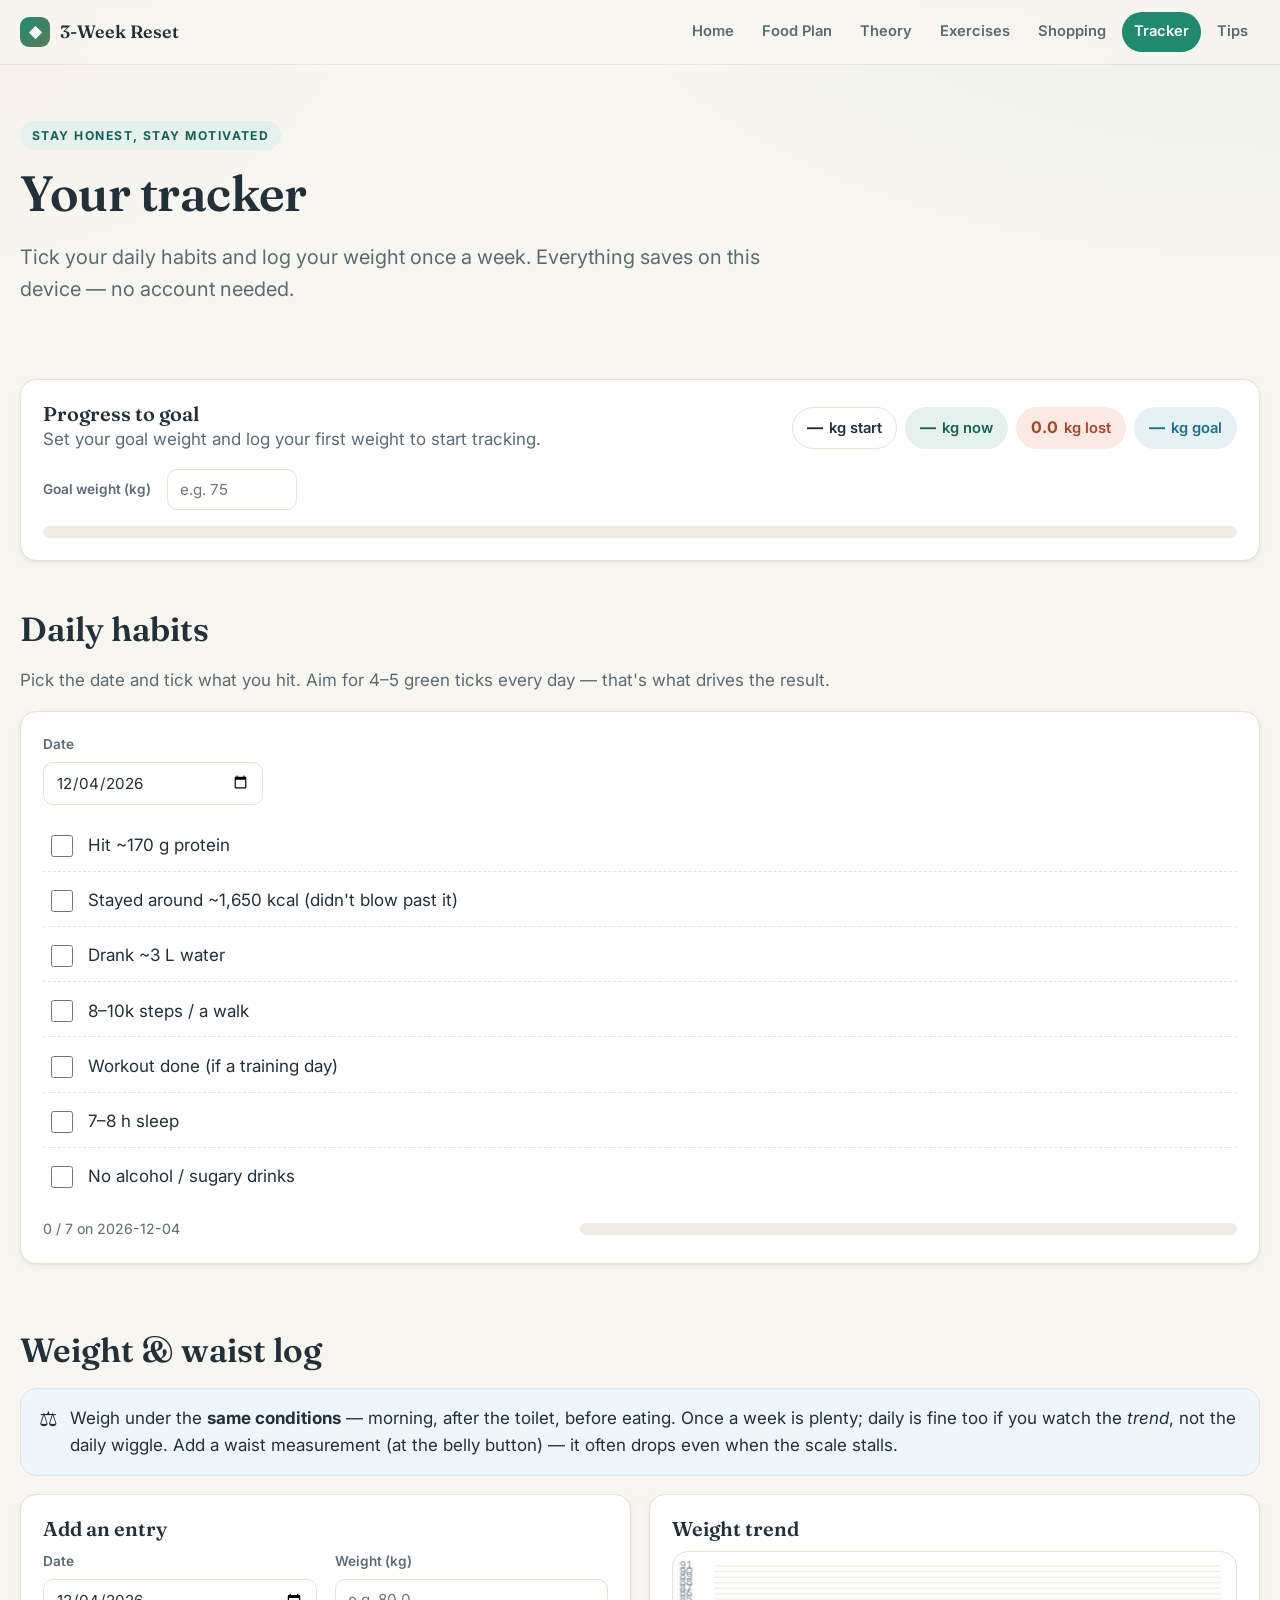
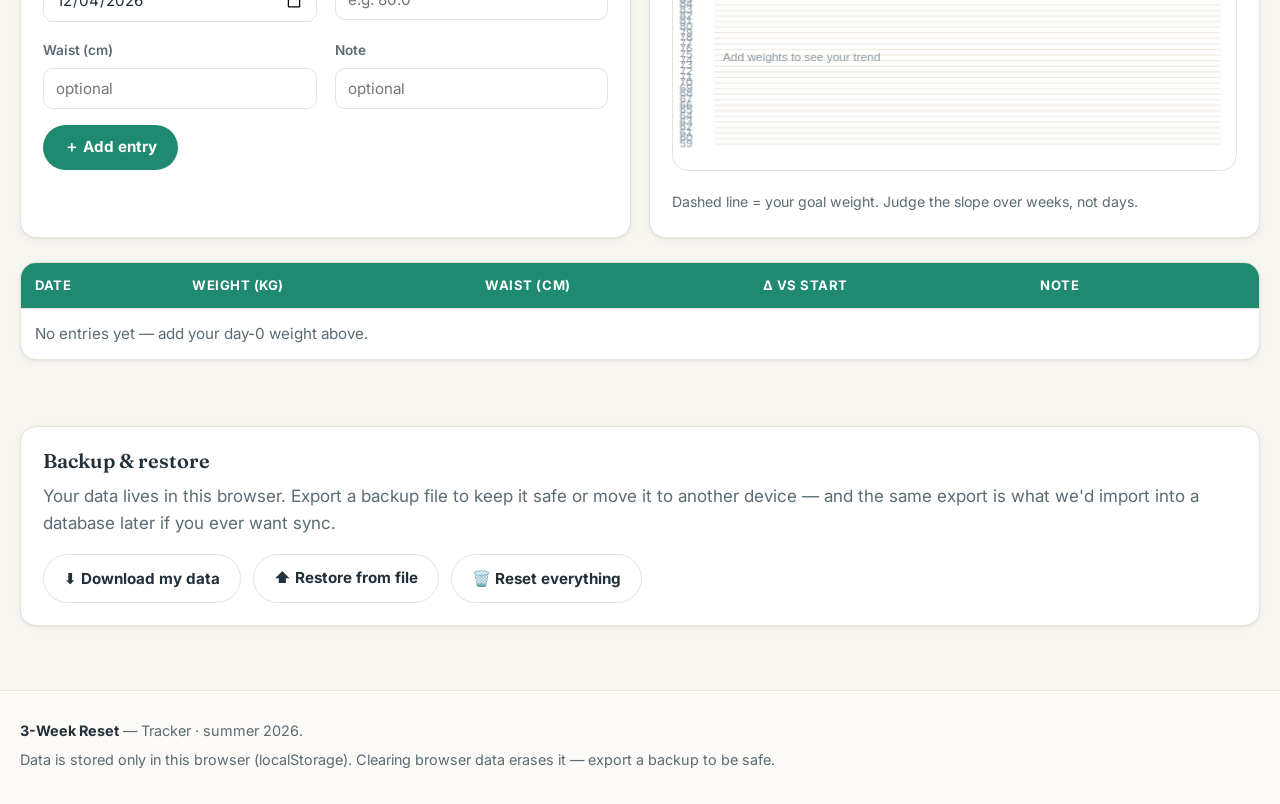
<file: tracker.html>
<!DOCTYPE html>
<html lang="en">
<head>
  <meta charset="UTF-8" />
  <meta name="viewport" content="width=device-width, initial-scale=1.0" />
  <title>Tracker — Habits, Weight & Progress</title>
  <meta name="description" content="Track daily habits and log your weight & waist with a trend line and progress to goal. Saved on your device." />
  <link rel="preconnect" href="https://fonts.googleapis.com" />
  <link rel="preconnect" href="https://fonts.gstatic.com" crossorigin />
  <link href="https://fonts.googleapis.com/css2?family=Fraunces:opsz,wght@9..144,500;9..144,600&family=Inter:wght@400;500;600;700&display=swap" rel="stylesheet" />
  <link rel="icon" href="assets/favicon.svg" type="image/svg+xml" />
  <link rel="stylesheet" href="assets/styles.css" />
</head>
<body>
  <header class="nav">
    <div class="container nav-inner">
      <a class="brand" href="index.html"><span class="dot">◆</span> 3-Week Reset</a>
      <button class="nav-toggle" aria-label="Menu">☰</button>
      <nav class="nav-links">
        <a href="index.html">Home</a>
        <a href="food-plan.html">Food Plan</a>
        <a href="nutrition.html">Theory</a>
        <a href="exercises.html">Exercises</a>
        <a href="shopping-list.html">Shopping</a>
        <a href="tracker.html">Tracker</a>
        <a href="tips.html">Tips</a>
      </nav>
    </div>
  </header>

  <section class="hero">
    <div class="container">
      <span class="eyebrow">Stay honest, stay motivated</span>
      <h1>Your tracker</h1>
      <p class="lead">Tick your daily habits and log your weight once a week. Everything saves on this device — no account needed.</p>
    </div>
  </section>

  <!-- PROGRESS SUMMARY -->
  <section class="section-tight">
    <div class="container">
      <div class="card">
        <div class="flex between items-center wrap gap-2">
          <div>
            <h3 class="mt-0 mb-0">Progress to goal</h3>
            <p class="muted mb-0" id="progressText">Set your goal weight and log your first weight to start tracking.</p>
          </div>
          <div class="macro-pills">
            <span class="macro-pill kcal"><b id="statStart">—</b> kg start</span>
            <span class="macro-pill protein"><b id="statNow">—</b> kg now</span>
            <span class="macro-pill fat"><b id="statLost">0.0</b> kg lost</span>
            <span class="macro-pill water"><b id="statGoal">—</b> kg goal</span>
          </div>
        </div>
        <div class="flex items-center gap-2 mt-2 wrap">
          <label class="lbl" for="goalKg">Goal weight (kg)</label>
          <input type="number" id="goalKg" step="0.1" placeholder="e.g. 75" style="max-width:130px" />
        </div>
        <div class="progress mt-2"><span id="progressBar" style="width:0%"></span></div>
      </div>
    </div>
  </section>

  <!-- DAILY HABITS -->
  <section class="section-tight">
    <div class="container">
      <h2>Daily habits</h2>
      <p class="muted">Pick the date and tick what you hit. Aim for 4–5 green ticks every day — that's what drives the result.</p>
      <div class="card">
        <div class="field" style="max-width:220px">
          <label class="lbl" for="habitDate">Date</label>
          <input type="date" id="habitDate" />
        </div>
        <div id="habits" class="mt-2">
          <ul class="checklist">
            <li><input type="checkbox" id="h1" data-item="protein"><label for="h1">Hit ~170 g protein</label></li>
            <li><input type="checkbox" id="h2" data-item="calories"><label for="h2">Stayed around ~1,650 kcal (didn't blow past it)</label></li>
            <li><input type="checkbox" id="h3" data-item="water"><label for="h3">Drank ~3 L water</label></li>
            <li><input type="checkbox" id="h4" data-item="steps"><label for="h4">8–10k steps / a walk</label></li>
            <li><input type="checkbox" id="h5" data-item="workout"><label for="h5">Workout done (if a training day)</label></li>
            <li><input type="checkbox" id="h6" data-item="sleep"><label for="h6">7–8 h sleep</label></li>
            <li><input type="checkbox" id="h7" data-item="noalcohol"><label for="h7">No alcohol / sugary drinks</label></li>
          </ul>
        </div>
        <div class="flex between items-center mt-2">
          <small class="muted" id="habitCount">0 / 7 today</small>
          <div class="progress" style="width:55%"><span id="habitBar" style="width:0%"></span></div>
        </div>
      </div>
    </div>
  </section>

  <!-- WEIGHT LOG -->
  <section class="section">
    <div class="container">
      <h2>Weight &amp; waist log</h2>
      <div class="callout info"><span class="ci">⚖️</span><div>Weigh under the <strong>same conditions</strong> — morning, after the toilet, before eating. Once a week is plenty; daily is fine too if you watch the <em>trend</em>, not the daily wiggle. Add a waist measurement (at the belly button) — it often drops even when the scale stalls.</div></div>

      <div class="grid cols-2 mt-2">
        <div class="card">
          <h3 class="mt-0">Add an entry</h3>
          <div class="grid cols-2">
            <div class="field"><label class="lbl" for="wDate">Date</label><input type="date" id="wDate" /></div>
            <div class="field"><label class="lbl" for="wKg">Weight (kg)</label><input type="number" id="wKg" step="0.1" placeholder="e.g. 80.0" /></div>
            <div class="field"><label class="lbl" for="wWaist">Waist (cm)</label><input type="number" id="wWaist" step="0.5" placeholder="optional" /></div>
            <div class="field"><label class="lbl" for="wNote">Note</label><input type="text" id="wNote" placeholder="optional" /></div>
          </div>
          <button class="btn btn-primary mt-2" id="addEntry">＋ Add entry</button>
        </div>
        <div class="card">
          <h3 class="mt-0">Weight trend</h3>
          <canvas id="trend" class="trend" width="520" height="220"></canvas>
          <p class="muted mb-0 mt-1"><small>Dashed line = your goal weight. Judge the slope over weeks, not days.</small></p>
        </div>
      </div>

      <div class="table-wrap mt-3">
        <table>
          <thead><tr><th>Date</th><th>Weight (kg)</th><th>Waist (cm)</th><th>Δ vs start</th><th>Note</th><th class="no-print"></th></tr></thead>
          <tbody id="logBody">
            <tr><td colspan="6" class="muted">No entries yet — add your day-0 weight above.</td></tr>
          </tbody>
        </table>
      </div>
    </div>
  </section>

  <!-- BACKUP / RESTORE -->
  <section class="section-tight">
    <div class="container">
      <div class="card">
        <h3 class="mt-0">Backup &amp; restore</h3>
        <p class="muted">Your data lives in this browser. Export a backup file to keep it safe or move it to another device — and the same export is what we'd import into a database later if you ever want sync.</p>
        <div class="btn-row">
          <button class="btn btn-ghost" id="exportBtn">⬇️ Download my data</button>
          <label class="btn btn-ghost" style="cursor:pointer">⬆️ Restore from file<input type="file" id="importFile" accept="application/json" hidden></label>
          <button class="btn btn-ghost" id="resetBtn">🗑️ Reset everything</button>
        </div>
      </div>
    </div>
  </section>

  <footer class="footer">
    <div class="container">
      <p><strong>3-Week Reset</strong> — Tracker · summer <span data-year>2026</span>.</p>
      <p>Data is stored only in this browser (localStorage). Clearing browser data erases it — export a backup to be safe.</p>
    </div>
  </footer>

  <script src="assets/app.js"></script>
  <script>
  (function () {
    "use strict";
    var S = window.FP.Storage;
    var GOAL = null;                                  // goal weight (kg) — user-entered, persisted
    var goalInput = document.getElementById('goalKg');
    var todayStr = function () { return new Date().toISOString().slice(0, 10); };

    /* ---------------- Daily habits ---------------- */
    var habitDate = document.getElementById('habitDate');
    var habitsEl = document.getElementById('habits');
    habitDate.value = todayStr();

    function habitBoxes() { return habitsEl.querySelectorAll('input[type="checkbox"][data-item]'); }
    async function loadHabits(date) {
      var rec = (await S.get('habits:' + date, {})) || {};
      habitBoxes().forEach(function (b) { b.checked = !!rec[b.dataset.item]; });
      updateHabitCount();
    }
    function updateHabitCount() {
      var boxes = habitBoxes(), total = boxes.length, n = 0;
      boxes.forEach(function (b) { if (b.checked) n++; });
      document.getElementById('habitCount').textContent = n + ' / ' + total + ' on ' + habitDate.value;
      document.getElementById('habitBar').style.width = (n / total * 100) + '%';
    }
    habitsEl.addEventListener('change', async function (e) {
      if (!e.target.matches('input[type="checkbox"][data-item]')) return;
      var date = habitDate.value;
      var rec = (await S.get('habits:' + date, {})) || {};
      rec[e.target.dataset.item] = e.target.checked;
      await S.set('habits:' + date, rec);
      updateHabitCount();
    });
    habitDate.addEventListener('change', function () { loadHabits(habitDate.value); });

    /* ---------------- Weight log ---------------- */
    var wDate = document.getElementById('wDate');
    wDate.value = todayStr();

    /* ---------------- Goal weight ---------------- */
    async function loadGoal() {
      var g = await S.get('goalkg', null);
      GOAL = (g == null ? null : parseFloat(g));
      goalInput.value = (GOAL == null ? '' : GOAL);
      document.getElementById('statGoal').textContent = (GOAL == null ? '—' : GOAL.toFixed(1));
    }
    goalInput.addEventListener('change', async function () {
      var v = parseFloat(goalInput.value);
      if (isNaN(v)) { GOAL = null; await S.remove('goalkg'); }
      else { GOAL = v; await S.set('goalkg', v); }
      document.getElementById('statGoal').textContent = (GOAL == null ? '—' : GOAL.toFixed(1));
      render();
    });

    async function getLog() {
      var log = (await S.get('weightlog', [])) || [];
      log.sort(function (a, b) { return a.date < b.date ? -1 : a.date > b.date ? 1 : 0; });
      return log;
    }
    async function saveLog(log) { await S.set('weightlog', log); }

    document.getElementById('addEntry').addEventListener('click', async function () {
      var kg = parseFloat(document.getElementById('wKg').value);
      if (isNaN(kg)) { alert('Enter a weight in kg.'); return; }
      var entry = {
        date: wDate.value || todayStr(),
        kg: kg,
        waist: parseFloat(document.getElementById('wWaist').value) || null,
        note: document.getElementById('wNote').value.trim()
      };
      var log = await getLog();
      // replace same-date entry if present
      log = log.filter(function (e) { return e.date !== entry.date; });
      log.push(entry);
      await saveLog(log);
      document.getElementById('wKg').value = '';
      document.getElementById('wWaist').value = '';
      document.getElementById('wNote').value = '';
      render();
    });

    async function deleteEntry(date) {
      var log = await getLog();
      log = log.filter(function (e) { return e.date !== date; });
      await saveLog(log);
      render();
    }
    window.__delEntry = deleteEntry;

    function fmtDelta(d) {
      if (d === 0) return '—';
      var s = (d > 0 ? '▼ ' : '▲ +') + Math.abs(d).toFixed(1);
      return '<span style="color:' + (d > 0 ? 'var(--teal-dark)' : 'var(--terracotta)') + ';font-weight:700">' + s + '</span>';
    }

    async function render() {
      var log = await getLog();
      var body = document.getElementById('logBody');

      if (!log.length) {
        body.innerHTML = '<tr><td colspan="6" class="muted">No entries yet — add your day-0 weight above.</td></tr>';
      } else {
        var start = log[0].kg;
        body.innerHTML = log.map(function (e) {
          return '<tr><td>' + e.date + '</td><td><strong>' + e.kg.toFixed(1) + '</strong></td><td>' +
            (e.waist ? e.waist : '—') + '</td><td>' + fmtDelta(+(start - e.kg).toFixed(1)) + '</td><td>' +
            (e.note ? e.note.replace(/[<>]/g, '') : '') + '</td>' +
            '<td class="no-print"><button class="btn btn-ghost btn-sm" onclick="__delEntry(\'' + e.date + '\')">✕</button></td></tr>';
        }).join('');
      }
      updateSummary(log);
      drawTrend(log);
    }

    function updateSummary(log) {
      var startEl = document.getElementById('statStart'),
          nowEl = document.getElementById('statNow'),
          lostEl = document.getElementById('statLost'),
          bar = document.getElementById('progressBar'),
          txt = document.getElementById('progressText');
      if (!log.length) {
        startEl.textContent = '—'; nowEl.textContent = '—'; lostEl.textContent = '0.0';
        bar.style.width = '0%';
        txt.textContent = GOAL == null
          ? 'Set your goal weight and log your first weight to start tracking.'
          : 'Log your first weight to start tracking.';
        return;
      }
      var start = log[0].kg, now = log[log.length - 1].kg, lost = start - now;
      startEl.textContent = start.toFixed(1);
      nowEl.textContent = now.toFixed(1);
      lostEl.textContent = (lost >= 0 ? '' : '+') + lost.toFixed(1);

      if (GOAL == null) {
        bar.style.width = '0%';
        txt.innerHTML = 'You\'ve lost <strong>' + lost.toFixed(1) + ' kg</strong> so far. Set a goal weight above to track progress to it.';
        return;
      }
      var span = Math.max(0.1, start - GOAL);
      var pct = Math.max(0, Math.min(100, (lost / span) * 100));
      bar.style.width = pct.toFixed(0) + '%';
      var toGoal = (now - GOAL);
      txt.innerHTML = toGoal > 0
        ? 'You\'ve lost <strong>' + lost.toFixed(1) + ' kg</strong> — <strong>' + toGoal.toFixed(1) + ' kg</strong> to your ' + GOAL.toFixed(1) + ' kg goal (' + pct.toFixed(0) + '% there).'
        : '🎉 Goal reached — you\'re at or below ' + GOAL.toFixed(1) + ' kg. Keep it healthy!';
    }

    function drawTrend(log) {
      var c = document.getElementById('trend'), ctx = c.getContext('2d');
      var W = c.width, H = c.height, padL = 38, padR = 14, padT = 14, padB = 26;
      ctx.clearRect(0, 0, W, H);
      ctx.font = '11px Inter, sans-serif';

      var weights = log.map(function (e) { return e.kg; });
      var pool = weights.slice();
      if (GOAL != null) pool.push(GOAL);
      var lo, hi;
      if (pool.length) { lo = Math.min.apply(null, pool); hi = Math.max.apply(null, pool); }
      else { lo = 60; hi = 90; }   // neutral default before anything is entered
      lo = Math.floor(lo - 0.5); hi = Math.ceil(hi + 0.5);
      if (hi - lo < 2) hi = lo + 2;

      function x(i, n) { return padL + (n <= 1 ? 0 : (i / (n - 1)) * (W - padL - padR)); }
      function y(v) { return padT + (1 - (v - lo) / (hi - lo)) * (H - padT - padB); }

      // y gridlines
      ctx.strokeStyle = '#EDE7DB'; ctx.fillStyle = '#8A97A0'; ctx.lineWidth = 1;
      for (var g = lo; g <= hi; g++) {
        var gy = y(g);
        ctx.beginPath(); ctx.moveTo(padL, gy); ctx.lineTo(W - padR, gy); ctx.stroke();
        ctx.fillText(g + '', 6, gy + 3);
      }
      // goal line (only if a goal is set)
      if (GOAL != null) {
        ctx.strokeStyle = '#1F8A70'; ctx.setLineDash([5, 4]); ctx.lineWidth = 1.5;
        ctx.beginPath(); ctx.moveTo(padL, y(GOAL)); ctx.lineTo(W - padR, y(GOAL)); ctx.stroke();
        ctx.setLineDash([]);
      }

      if (!log.length) {
        ctx.fillStyle = '#8A97A0'; ctx.fillText('Add weights to see your trend', padL + 8, H / 2);
        return;
      }
      // line
      var n = log.length;
      ctx.strokeStyle = '#E0795A'; ctx.lineWidth = 2.5; ctx.beginPath();
      log.forEach(function (e, i) { var px = x(i, n), py = y(e.kg); i ? ctx.lineTo(px, py) : ctx.moveTo(px, py); });
      ctx.stroke();
      // dots
      ctx.fillStyle = '#E0795A';
      log.forEach(function (e, i) { ctx.beginPath(); ctx.arc(x(i, n), y(e.kg), 3.5, 0, 7); ctx.fill(); });
    }

    /* ---------------- Backup / restore ---------------- */
    document.getElementById('exportBtn').addEventListener('click', async function () {
      var data = await S.exportAll();
      var blob = new Blob([JSON.stringify(data, null, 2)], { type: 'application/json' });
      var a = document.createElement('a');
      a.href = URL.createObjectURL(blob);
      a.download = '3week-reset-backup-' + todayStr() + '.json';
      a.click(); URL.revokeObjectURL(a.href);
    });
    document.getElementById('importFile').addEventListener('change', function (ev) {
      var file = ev.target.files[0]; if (!file) return;
      var reader = new FileReader();
      reader.onload = async function () {
        try {
          await S.importAll(JSON.parse(reader.result));
          await loadGoal(); await loadHabits(habitDate.value); await render();
          alert('Backup restored.');
        } catch (e) { alert('Could not read that file.'); }
      };
      reader.readAsText(file);
    });
    document.getElementById('resetBtn').addEventListener('click', async function () {
      if (!confirm('Erase all tracker data on this device? This cannot be undone.')) return;
      await S.clearAll();
      await loadGoal(); await loadHabits(habitDate.value); await render();
    });

    /* ---------------- init ---------------- */
    (async function () { await loadGoal(); await loadHabits(habitDate.value); await render(); })();
  })();
  </script>
</body>
</html>
</file>
<file: assets/styles.css>
/* ============================================================
   3-Week Fat-Loss Plan — shared design system
   Fresh, calm Mediterranean look. One stylesheet for all pages.
   ============================================================ */

/* ---------- Design tokens ---------- */
:root {
  --sand:        #F8F6F1;
  --sand-2:      #F0ECE3;
  --cream:       #FFFFFF;
  --ink:         #22303A;
  --ink-soft:    #5A6B73;
  --ink-faint:   #8A97A0;

  --teal:        #1F8A70;
  --teal-dark:   #156353;
  --teal-tint:   #E4F1ED;
  --terracotta:  #E0795A;
  --terracotta-tint: #FBEAE2;
  --gold:        #F2B705;
  --gold-tint:   #FCF1CE;
  --green:       #5B7B5A;

  --line:        #E7E1D6;
  --shadow-sm:   0 1px 2px rgba(34,48,58,.06), 0 2px 8px rgba(34,48,58,.05);
  --shadow-md:   0 4px 14px rgba(34,48,58,.08), 0 12px 28px rgba(34,48,58,.06);
  --radius:      16px;
  --radius-sm:   10px;
  --maxw:        1350px;

  --font-body:   'Inter', system-ui, -apple-system, 'Segoe UI', Roboto, Helvetica, Arial, sans-serif;
  --font-display:'Fraunces', Georgia, 'Times New Roman', serif;
}

/* ---------- Reset-ish ---------- */
*, *::before, *::after { box-sizing: border-box; }
html { scroll-behavior: smooth; -webkit-text-size-adjust: 100%; }
body {
  margin: 0;
  font-family: var(--font-body);
  color: var(--ink);
  background: var(--sand);
  line-height: 1.6;
  font-size: 17px;
  background-image:
    radial-gradient(1200px 600px at 100% -10%, rgba(31,138,112,.06), transparent 60%),
    radial-gradient(900px 500px at -10% 0%, rgba(224,121,90,.05), transparent 55%);
  background-attachment: fixed;
}
img { max-width: 100%; display: block; }
a { color: var(--teal-dark); text-decoration: none; }
a:hover { text-decoration: underline; }

h1, h2, h3, h4 { font-family: var(--font-display); font-weight: 600; line-height: 1.2; color: var(--ink); margin: 0 0 .5em; }
h1 { font-size: clamp(2rem, 1.4rem + 2.6vw, 3.1rem); letter-spacing: -.01em; }
h2 { font-size: clamp(1.5rem, 1.2rem + 1.3vw, 2.1rem); }
h3 { font-size: 1.25rem; }
p { margin: 0 0 1em; }
strong { color: var(--ink); }
ul, ol { margin: 0 0 1em; padding-left: 1.2em; }
li { margin: .25em 0; }
small { color: var(--ink-soft); }

/* ---------- Layout ---------- */
.container { width: 100%; max-width: var(--maxw); margin: 0 auto; padding: 0 20px; }
.section { padding: 42px 0; }
.section-tight { padding: 24px 0; }
.lead { font-size: 1.15rem; color: var(--ink-soft); max-width: 60ch; }
.eyebrow {
  display: inline-block; font-family: var(--font-body); font-weight: 700;
  font-size: .76rem; letter-spacing: .12em; text-transform: uppercase;
  color: var(--teal-dark); background: var(--teal-tint);
  padding: 5px 12px; border-radius: 999px; margin-bottom: 14px;
}
.center { text-align: center; }
.muted { color: var(--ink-soft); }

/* ---------- Top navigation ---------- */
.nav {
  position: sticky; top: 0; z-index: 50;
  background: rgba(248,246,241,.85);
  backdrop-filter: saturate(140%) blur(10px);
  border-bottom: 1px solid var(--line);
}
.nav-inner { display: flex; align-items: center; gap: 18px; height: 64px; }
.brand { display: flex; align-items: center; gap: 10px; font-family: var(--font-display); font-weight: 600; font-size: 1.12rem; color: var(--ink); white-space: nowrap; }
.brand:hover { text-decoration: none; }
.brand .dot { width: 30px; height: 30px; border-radius: 9px; background: linear-gradient(135deg, var(--teal), var(--green)); display: grid; place-items: center; color: #fff; font-size: 1rem; }
.nav-links { display: flex; gap: 4px; margin-left: auto; flex-wrap: wrap; }
.nav-links a {
  font-size: .92rem; font-weight: 600; color: var(--ink-soft);
  padding: 8px 12px; border-radius: 999px; transition: all .15s ease;
}
.nav-links a:hover { color: var(--teal-dark); background: var(--teal-tint); text-decoration: none; }
.nav-links a.active { color: #fff; background: var(--teal); }
.nav-toggle { display: none; margin-left: auto; background: var(--cream); border: 1px solid var(--line); border-radius: 10px; padding: 8px 12px; font-size: 1.1rem; cursor: pointer; }

/* ---------- Hero ---------- */
.hero { padding: 56px 0 30px; }
.hero h1 { margin-bottom: .35em; }
.hero .lead { font-size: 1.25rem; }

/* ---------- Cards & grid ---------- */
.grid { display: grid; gap: 18px; }
.grid.cols-2 { grid-template-columns: repeat(2, 1fr); }
.grid.cols-3 { grid-template-columns: repeat(3, 1fr); }
.grid.cols-4 { grid-template-columns: repeat(4, 1fr); }
.grid.auto { grid-template-columns: repeat(auto-fit, minmax(240px, 1fr)); }

.card {
  background: var(--cream); border: 1px solid var(--line);
  border-radius: var(--radius); padding: 22px 22px;
  box-shadow: var(--shadow-sm);
}
.card.pad-lg { padding: 28px; }
.card h3 { margin-top: 0; }

/* Nav cards (link tiles on the hub) */
.tile {
  display: flex; flex-direction: column; gap: 8px;
  background: var(--cream); border: 1px solid var(--line);
  border-radius: var(--radius); padding: 22px;
  box-shadow: var(--shadow-sm); transition: transform .16s ease, box-shadow .16s ease, border-color .16s ease;
  color: var(--ink);
}
.tile:hover { transform: translateY(-3px); box-shadow: var(--shadow-md); border-color: #d8d0c2; text-decoration: none; }
.tile .ico { width: 46px; height: 46px; border-radius: 12px; display: grid; place-items: center; font-size: 1.4rem; background: var(--teal-tint); }
.tile h3 { margin: 4px 0 0; }
.tile p { margin: 0; color: var(--ink-soft); font-size: .96rem; }
.tile .go { margin-top: auto; color: var(--teal-dark); font-weight: 700; font-size: .9rem; }

/* ---------- Stat / number cards ---------- */
.stat { background: var(--cream); border: 1px solid var(--line); border-radius: var(--radius); padding: 18px 20px; box-shadow: var(--shadow-sm); }
.stat .k { font-family: var(--font-display); font-size: 2rem; color: var(--teal-dark); line-height: 1; }
.stat .l { font-size: .82rem; text-transform: uppercase; letter-spacing: .06em; color: var(--ink-faint); margin-top: 8px; font-weight: 700; }
.stat .s { font-size: .9rem; color: var(--ink-soft); margin-top: 4px; }

/* ---------- Badges & pills ---------- */
.badge { display: inline-block; font-size: .76rem; font-weight: 700; padding: 3px 10px; border-radius: 999px; background: var(--sand-2); color: var(--ink-soft); }
.badge.teal { background: var(--teal-tint); color: var(--teal-dark); }
.badge.gold { background: var(--gold-tint); color: #8a6d00; }
.badge.terra { background: var(--terracotta-tint); color: #a8442a; }
.badge.jeremy { background: var(--terracotta); color: #fff; }

.macro-pills { display: flex; flex-wrap: wrap; gap: 8px; }
.macro-pill { display: inline-flex; align-items: baseline; gap: 6px; padding: 7px 14px; border-radius: 999px; font-weight: 600; font-size: .92rem; border: 1px solid transparent; }
.macro-pill b { font-size: 1rem; }
.macro-pill.kcal { background: #fff; border-color: var(--line); color: var(--ink); }
.macro-pill.protein { background: var(--teal-tint); color: var(--teal-dark); }
.macro-pill.carbs { background: var(--gold-tint); color: #8a6d00; }
.macro-pill.fat { background: var(--terracotta-tint); color: #a8442a; }
.macro-pill.water { background: #E6F1F6; color: #1f6f8a; }

/* ---------- Callouts ---------- */
.callout { border-radius: var(--radius); padding: 16px 18px; margin: 18px 0; border: 1px solid var(--line); background: var(--cream); display: flex; gap: 12px; }
.callout .ci { font-size: 1.3rem; line-height: 1.3; }
.callout p:last-child { margin-bottom: 0; }
.callout.info { background: #EEF6FB; border-color: #d3e7f1; }
.callout.good { background: var(--teal-tint); border-color: #c7e4db; }
.callout.warn { background: var(--gold-tint); border-color: #ecdca0; }
.callout.danger { background: var(--terracotta-tint); border-color: #f0cdbf; }

/* ---------- Tables ---------- */
.table-wrap { overflow-x: auto; border-radius: var(--radius); border: 1px solid var(--line); box-shadow: var(--shadow-sm); background: var(--cream); }
table { border-collapse: collapse; width: 100%; min-width: 720px; }
thead th { background: var(--teal); color: #fff; font-family: var(--font-body); font-weight: 700; font-size: .82rem; letter-spacing: .04em; text-transform: uppercase; text-align: left; padding: 12px 14px; position: sticky; top: 0; }
tbody td, tbody th { padding: 13px 14px; border-top: 1px solid var(--line); vertical-align: top; font-size: .95rem; }
tbody tr:nth-child(even) { background: #FBFAF6; }
.day-table tbody th { font-family: var(--font-display); font-weight: 600; color: var(--teal-dark); white-space: nowrap; background: #F5F1E8; }
.meal { font-weight: 600; }
/* each food on its own line within a meal cell */
.food-list { list-style: none; margin: 0 0 2px; padding: 0; }
.food-list li { position: relative; padding-left: 15px; margin: 3px 0; font-size: .92rem; line-height: 1.4; }
.food-list li::before { content: "•"; position: absolute; left: 3px; top: 0; color: var(--teal); font-weight: 700; }
.food-list li.head { padding-left: 0; }
.food-list li.head::before { content: none; }
.food-list li.head strong { font-weight: 600; color: var(--ink); }
.alt { display: block; font-weight: 400; color: var(--ink-soft); font-size: .84rem; margin-top: 5px; font-style: italic; }
.kcal-tag { display: inline-block; font-size: .74rem; font-weight: 700; color: var(--teal-dark); background: var(--teal-tint); padding: 1px 7px; border-radius: 6px; margin-top: 7px; }

/* ---------- Buttons ---------- */
.btn { display: inline-flex; align-items: center; gap: 8px; font-family: var(--font-body); font-weight: 700; font-size: .95rem; cursor: pointer; border: 1px solid transparent; border-radius: 999px; padding: 11px 20px; transition: all .15s ease; }
.btn:hover { text-decoration: none; transform: translateY(-1px); }
.btn-primary { background: var(--teal); color: #fff; }
.btn-primary:hover { background: var(--teal-dark); color: #fff; }
.btn-ghost { background: var(--cream); color: var(--ink); border-color: var(--line); }
.btn-ghost:hover { border-color: var(--teal); color: var(--teal-dark); }
.btn-sm { padding: 7px 14px; font-size: .85rem; }
.btn-row { display: flex; flex-wrap: wrap; gap: 12px; }

/* ---------- Progress ---------- */
.progress { height: 12px; background: var(--sand-2); border-radius: 999px; overflow: hidden; }
.progress > span { display: block; height: 100%; background: linear-gradient(90deg, var(--teal), var(--green)); border-radius: 999px; transition: width .4s ease; }

/* macro split bar */
.split { display: flex; height: 26px; border-radius: 999px; overflow: hidden; border: 1px solid var(--line); }
.split > span { display: grid; place-items: center; color: #fff; font-size: .72rem; font-weight: 700; }
.split .p { background: var(--teal); }
.split .c { background: var(--gold); color: #5a4700; }
.split .f { background: var(--terracotta); }

/* ---------- Collapsible / accordion ---------- */
.accordion { border: 1px solid var(--line); border-radius: var(--radius); overflow: hidden; background: var(--cream); box-shadow: var(--shadow-sm); }
.accordion + .accordion { margin-top: 12px; }
.acc-head { width: 100%; text-align: left; background: var(--cream); border: 0; padding: 16px 20px; font-family: var(--font-display); font-size: 1.08rem; font-weight: 600; color: var(--ink); cursor: pointer; display: flex; justify-content: space-between; align-items: center; gap: 12px; }
.acc-head:hover { background: #FBFAF6; }
.acc-head .chev { transition: transform .2s ease; color: var(--teal); font-size: 1.1rem; }
.acc-head[aria-expanded="true"] .chev { transform: rotate(180deg); }
.acc-body { padding: 0 20px; max-height: 0; overflow: hidden; transition: max-height .25s ease, padding .25s ease; }
.acc-body.open { padding: 4px 20px 18px; max-height: 1600px; }

/* ---------- Exercise cards ---------- */
.ex-card { display: grid; grid-template-columns: 96px 1fr; gap: 18px; align-items: start; }
.ex-card .muscle-thumb { width: 96px; height: 120px; border-radius: 12px; background: var(--sand-2); border: 1px solid var(--line); padding: 6px; }
/* Vertical rhythm for the right-hand column: one consistent gap, no ad-hoc margins fighting it */
.ex-body { display: flex; flex-direction: column; gap: 10px; }
.ex-body > .btn { align-self: flex-start; }   /* keep "Watch demo" its natural width, not stretched */
.ex-meta { display: flex; flex-wrap: wrap; gap: 8px; margin: 0; }
.cue { font-size: .9rem; color: var(--ink-soft); }
.cue li { margin: .15em 0; }

/* Collapsible "Learn more" form-cue descriptions (hidden by default, animated) */
.cue-details { margin: 0; }
.cue-details > summary { display: inline-flex; align-items: center; gap: 7px; list-style: none; cursor: pointer; font-family: var(--font-body); font-weight: 600; font-size: .85rem; color: var(--teal-dark); padding: 6px 14px 6px 15px; background: var(--cream); border: 1px solid var(--line); border-radius: 999px; user-select: none; transition: color .15s ease, background .15s ease, border-color .15s ease; }
.cue-details > summary::-webkit-details-marker { display: none; }
.cue-details > summary:hover { color: var(--teal); border-color: var(--teal); background: var(--teal-tint); }
.cue-details > summary::after { content: ""; flex: none; width: 7px; height: 7px; border-right: 2px solid var(--teal); border-bottom: 2px solid var(--teal); transform: rotate(45deg); transform-origin: 50% 50%; transition: transform .3s ease; }
.cue-details[open] > summary::after { transform: rotate(225deg); }
.cue-body { overflow: hidden; }        /* height animated by JS */
.cue-body .cue { margin: 10px 0 0; }

/* muscle map highlight states (SVG) */
.mz { fill: #E3DCCD; stroke: #C9BFA9; stroke-width: 1.2; transition: fill .2s; }
.mz.on { fill: var(--terracotta); }
.mz.on2 { fill: var(--gold); }
.legend { display: flex; flex-wrap: wrap; gap: 14px; font-size: .85rem; color: var(--ink-soft); }
.legend i { display: inline-block; width: 14px; height: 14px; border-radius: 4px; margin-right: 6px; vertical-align: -2px; }

/* ---------- Exercise library: stars, quick filter, 3-col grid ---------- */
/* 3 columns above 800px (2 on tablets, 1 on phones — media queries below) */
.ex-grid { grid-template-columns: repeat(3, 1fr); }

/* Quick filter toolbar */
.ex-filters { display: flex; flex-wrap: wrap; gap: 6px; margin: 16px 0 4px; }
.ex-filter { border: 1px solid var(--line); background: var(--cream); border-radius: 999px; padding: 8px 16px; font-family: var(--font-body); font-weight: 600; font-size: .9rem; color: var(--ink-soft); cursor: pointer; transition: color .15s ease, background .15s ease, border-color .15s ease; }
.ex-filter:hover { border-color: var(--teal); color: var(--teal-dark); }
.ex-filter.active { background: var(--teal); border-color: var(--teal); color: #fff; }

/* On-this-page quick links */
.quicklinks { display: flex; flex-wrap: wrap; gap: 8px; align-items: center; }
.quicklinks .ql-label { font-weight: 700; font-size: .78rem; letter-spacing: .04em; text-transform: uppercase; color: var(--ink-faint); margin-right: 2px; }
.quicklinks a { font-size: .85rem; font-weight: 600; color: var(--teal-dark); background: var(--cream); border: 1px solid var(--line); border-radius: 999px; padding: 7px 14px; transition: color .15s ease, background .15s ease, border-color .15s ease; }
.quicklinks a:hover { background: var(--teal-tint); border-color: var(--teal); text-decoration: none; }
.quicklinks a.active { background: var(--teal); color: #fff; border-color: var(--teal); }

/* Wide screens: pin the quick nav to the right as a persistent side rail.
   Reserve a right gutter on the content columns so nothing hides behind it. */
@media (min-width: 1200px) {
  body.has-side-nav section > .container { padding-right: 216px; }
  #onthispage { padding: 0; }
  #onthispage > .container { max-width: none; padding: 0; }
  .quicklinks {
    position: fixed; top: 50%; right: 20px; transform: translateY(-50%);
    z-index: 45; flex-direction: column; flex-wrap: nowrap; align-items: stretch; gap: 6px;
    max-height: 88vh; overflow-y: auto; padding: 12px;
    background: rgba(255,255,255,.92); backdrop-filter: saturate(140%) blur(8px);
    border: 1px solid var(--line); border-radius: 14px; box-shadow: var(--shadow-md);
  }
  .quicklinks .ql-label { margin: 0 0 4px 2px; }
  .quicklinks a { text-align: left; white-space: nowrap; }
}

/* offset anchor jumps so headings clear the sticky nav */
section[id], .ex-block[id], .ex-card[id] { scroll-margin-top: 84px; }

/* Per-card star toggle (injected top-right; badge row gets right padding to clear it) */
.ex-card { position: relative; }
.ex-card .flex.between { padding-right: 34px; }
.star-btn { position: absolute; top: 12px; right: 12px; width: 30px; height: 30px; padding: 0; border: 1px solid var(--line); border-radius: 50%; background: var(--cream); color: var(--ink-faint); font-size: 1.05rem; line-height: 1; cursor: pointer; display: grid; place-items: center; z-index: 2; transition: transform .12s ease, color .15s ease, background .15s ease, border-color .15s ease; }
.star-btn:hover { border-color: var(--gold); color: var(--gold); transform: scale(1.1); }
.star-btn.on { background: var(--gold-tint); border-color: #ecdca0; color: #F2B705; }

/* Sticky bar of starred exercises (sits under the nav) */
.starred-bar { position: sticky; top: 64px; z-index: 40; background: var(--cream); border-bottom: 1px solid var(--line); box-shadow: var(--shadow-sm); }
.starred-inner { display: flex; align-items: center; gap: 12px; padding: 9px 20px; overflow-x: auto; }
.starred-label { display: inline-flex; align-items: center; gap: 6px; font-weight: 700; font-size: .8rem; letter-spacing: .04em; text-transform: uppercase; color: #8a6d00; white-space: nowrap; }
.starred-chips { display: flex; gap: 8px; flex-wrap: nowrap; }
.starred-chip { display: inline-flex; align-items: center; gap: 6px; padding: 4px 6px 4px 13px; background: var(--gold-tint); border: 1px solid #ecdca0; border-radius: 999px; white-space: nowrap; }
.starred-chip-name { padding: 0; border: 0; background: none; font-family: var(--font-body); font-weight: 600; font-size: .85rem; color: #7a5f00; cursor: pointer; white-space: nowrap; }
.starred-chip-name:hover { text-decoration: underline; }
.starred-chip-star { padding: 0 2px; border: 0; background: none; color: #F2B705; font-size: 1rem; line-height: 1; cursor: pointer; }
.starred-chip-star:hover { color: #c89400; }

/* filter visibility + jump-to flash */
.ex-hide { display: none !important; }
.ex-card.flash { animation: exflash 1.3s ease; }
@keyframes exflash { 0%, 100% { box-shadow: var(--shadow-sm); } 25% { box-shadow: 0 0 0 3px var(--gold); } }

@media (max-width: 800px) { .ex-grid { grid-template-columns: repeat(2, 1fr); } }
@media (max-width: 560px) { .ex-grid { grid-template-columns: 1fr; } }

/* ---------- Checklists (tracker, shopping) ---------- */
.checklist { list-style: none; padding: 0; margin: 0; }
.checklist li { display: flex; align-items: center; gap: 12px; padding: 11px 4px; border-bottom: 1px dashed var(--line); }
.checklist li:last-child { border-bottom: 0; }
.checklist input[type="checkbox"] { width: 22px; height: 22px; accent-color: var(--teal); cursor: pointer; flex: none; }
.checklist label { cursor: pointer; flex: 1; }
.checklist input:checked + label { color: var(--ink-faint); text-decoration: line-through; }

/* day tabs */
.tabs { display: flex; flex-wrap: wrap; gap: 6px; margin-bottom: 16px; }
.tab { border: 1px solid var(--line); background: var(--cream); border-radius: 999px; padding: 8px 16px; font-weight: 600; font-size: .9rem; cursor: pointer; color: var(--ink-soft); }
.tab.active { background: var(--teal); color: #fff; border-color: var(--teal); }

/* forms */
.field { display: flex; flex-direction: column; gap: 6px; }
label.lbl { font-weight: 600; font-size: .85rem; color: var(--ink-soft); }
input[type="number"], input[type="text"], input[type="date"], textarea, select {
  font-family: var(--font-body); font-size: .95rem; color: var(--ink);
  border: 1px solid var(--line); border-radius: 10px; padding: 10px 12px; background: #fff; width: 100%;
}
input:focus, textarea:focus, select:focus { outline: 2px solid var(--teal-tint); border-color: var(--teal); }

/* weight trend chart */
.trend { width: 100%; height: 220px; background: var(--cream); border: 1px solid var(--line); border-radius: var(--radius); }

/* ---------- Footer ---------- */
.footer { border-top: 1px solid var(--line); margin-top: 40px; background: #FBFAF6; }
.footer .container { padding-top: 28px; padding-bottom: 28px; }
.footer p { color: var(--ink-soft); font-size: .9rem; margin: 0 0 .4em; }

/* ---------- Helpers ---------- */
.mt-0 { margin-top: 0; } .mb-0 { margin-bottom: 0; }
.mt-1 { margin-top: 8px; } .mt-2 { margin-top: 16px; } .mt-3 { margin-top: 24px; } .mt-4 { margin-top: 36px; }
.flex { display: flex; } .between { justify-content: space-between; } .items-center { align-items: center; }
.gap-2 { gap: 16px; } .wrap { flex-wrap: wrap; }
.pill-list { display: flex; flex-wrap: wrap; gap: 8px; list-style: none; padding: 0; margin: 8px 0 0; }
.pill-list li { background: var(--sand-2); border-radius: 999px; padding: 6px 13px; font-size: .85rem; font-weight: 600; color: var(--ink-soft); margin: 0; }

/* ---------- Responsive ---------- */
@media (max-width: 860px) {
  .grid.cols-4 { grid-template-columns: repeat(2, 1fr); }
  .grid.cols-3 { grid-template-columns: repeat(2, 1fr); }
  .nav-links { display: none; width: 100%; flex-direction: column; gap: 2px; padding-bottom: 12px; }
  .nav-links.show { display: flex; }
  .nav-inner { flex-wrap: wrap; height: auto; padding: 10px 0; }
  .nav-toggle { display: block; }
  .nav-links a { padding: 10px 12px; }
}
@media (max-width: 560px) {
  body { font-size: 16px; }
  .grid.cols-2, .grid.cols-3, .grid.cols-4 { grid-template-columns: 1fr; }
  .ex-card { grid-template-columns: 72px 1fr; gap: 12px; }
  .ex-card .muscle-thumb { width: 72px; height: 92px; }
}

/* ---------- Print ---------- */
@media print {
  .nav, .footer, .btn, .no-print { display: none !important; }
  .starred-bar, .star-btn, .ex-filters { display: none !important; }
  body { background: #fff; font-size: 12px; }
  .card, .table-wrap, .accordion { box-shadow: none; break-inside: avoid; }
  .acc-body { max-height: none !important; padding: 4px 20px 18px !important; }
  .cue-details > summary { display: none !important; }   /* print the cues, not the toggle */
  [data-panel] { display: block !important; }   /* print every week, not just the open tab */
  .tabs { display: none !important; }
  table { min-width: 0; }
  a { color: var(--ink); }
  .section { padding: 10px 0; }
}
</file>
